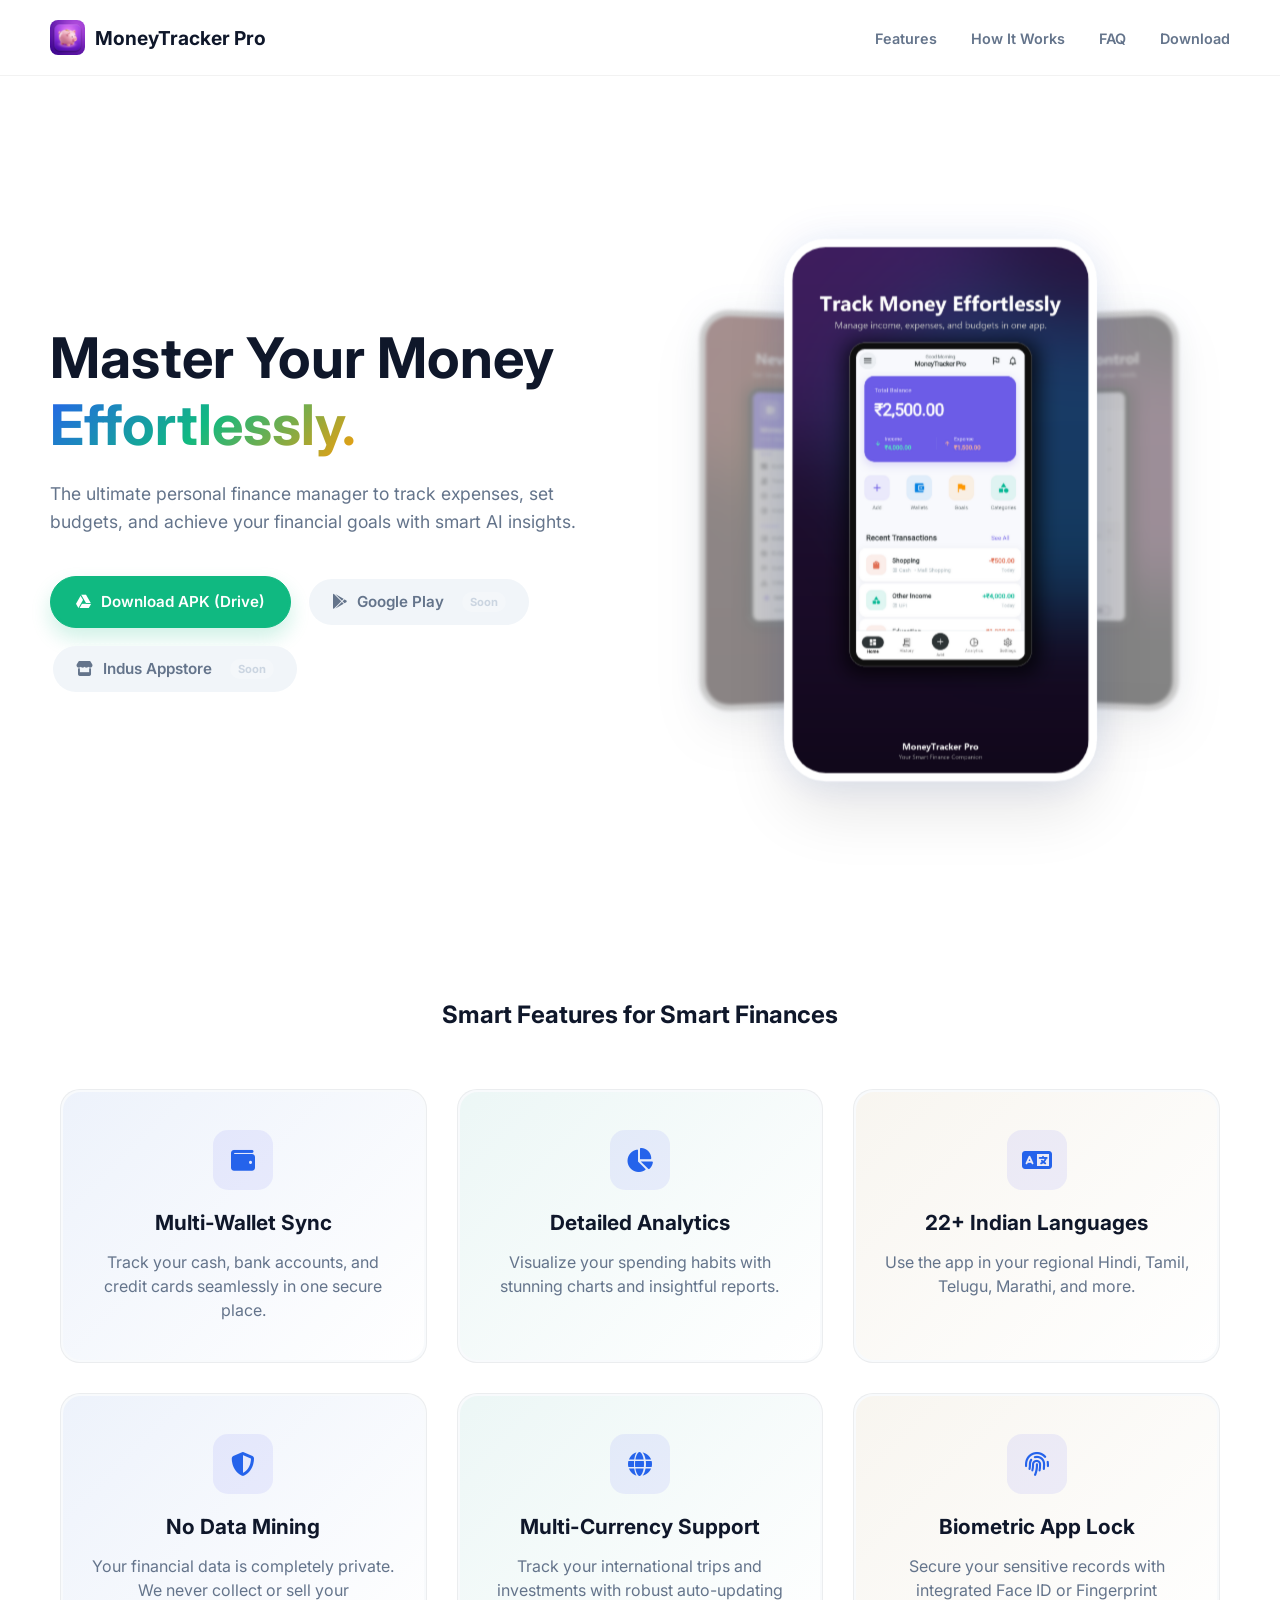
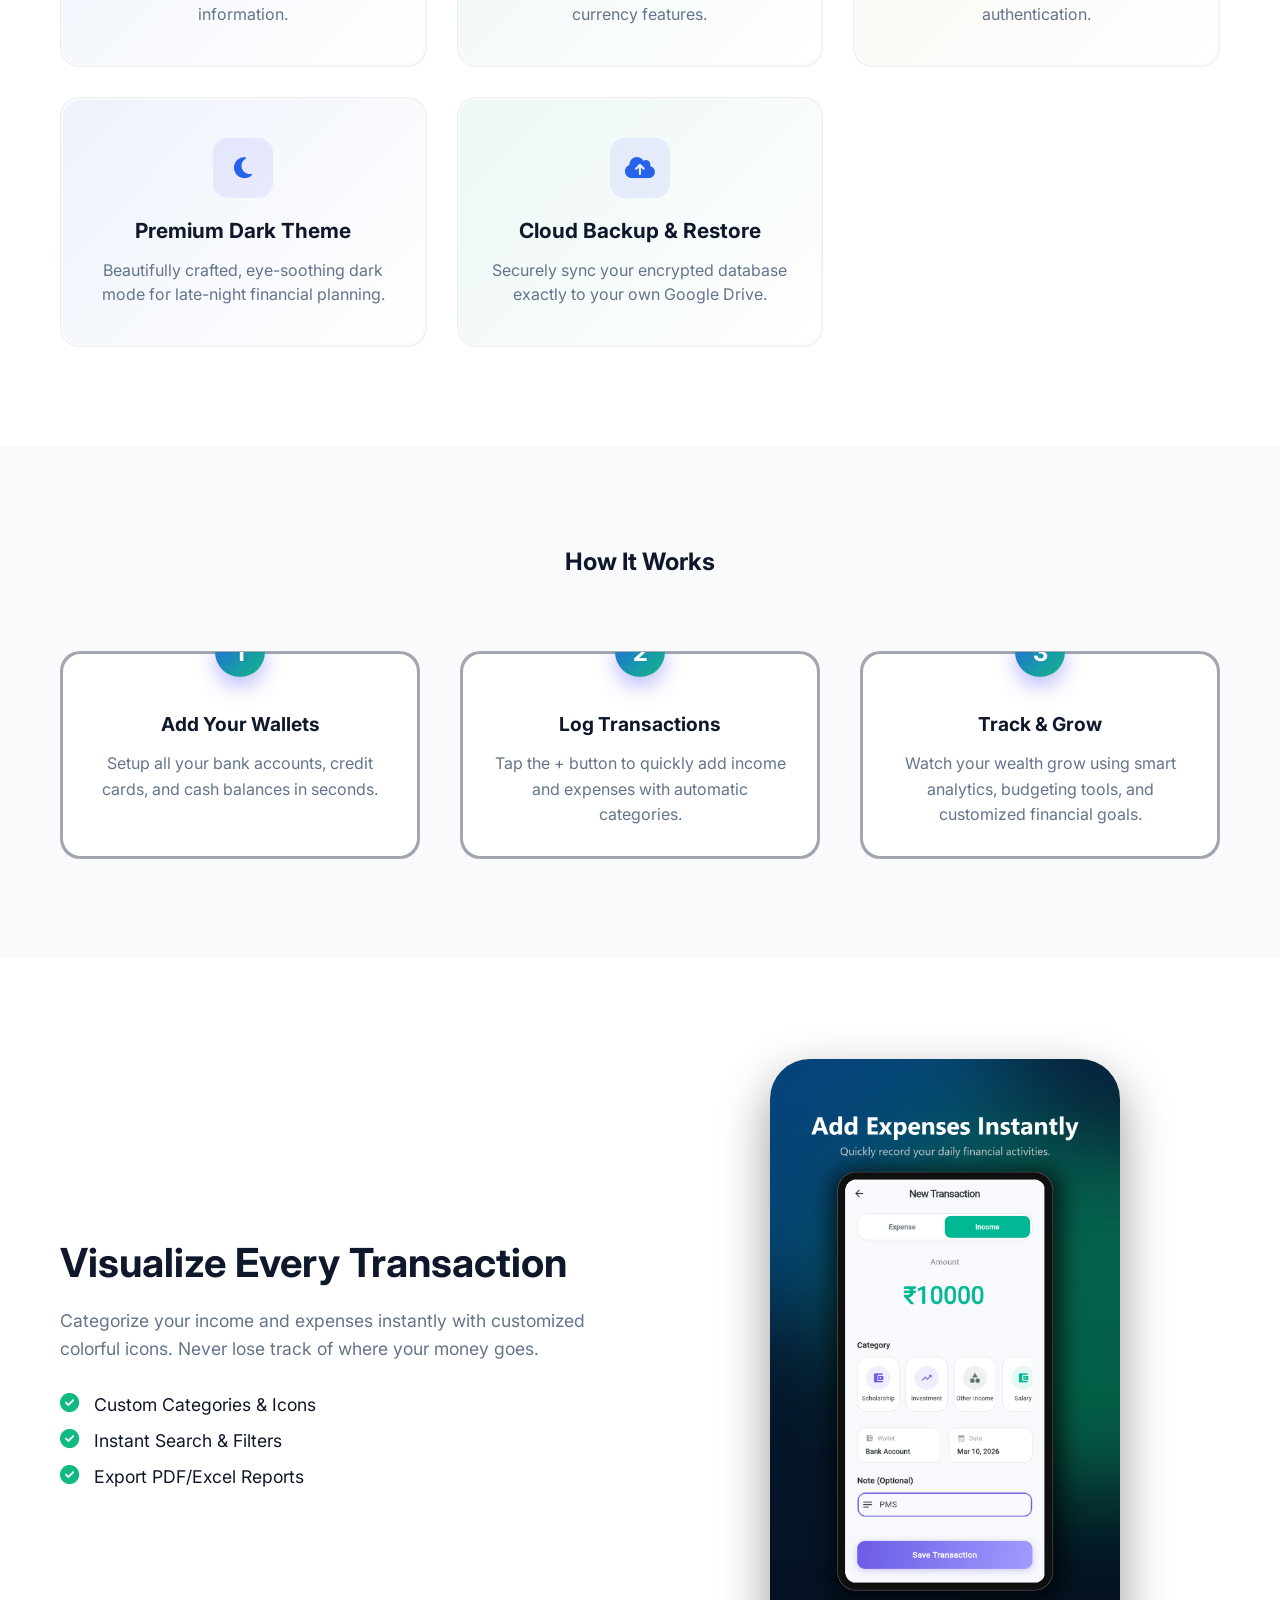
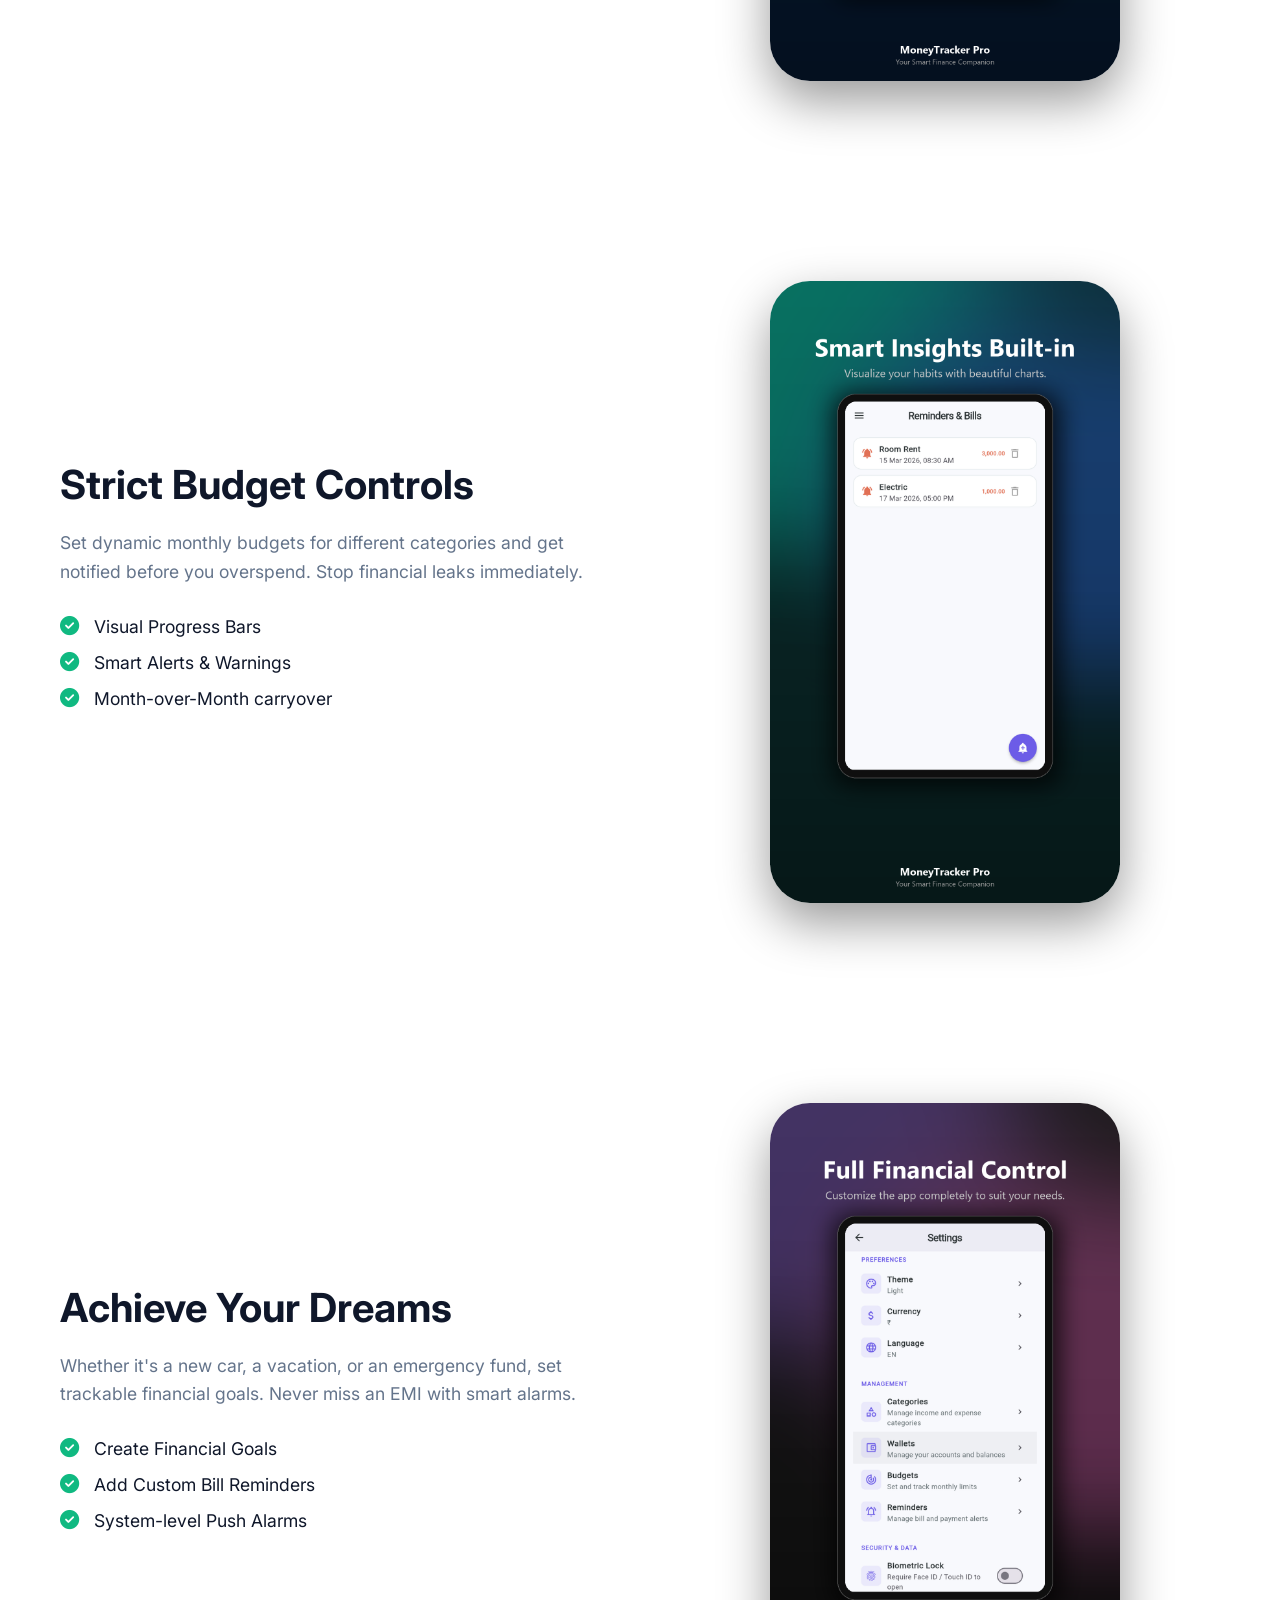
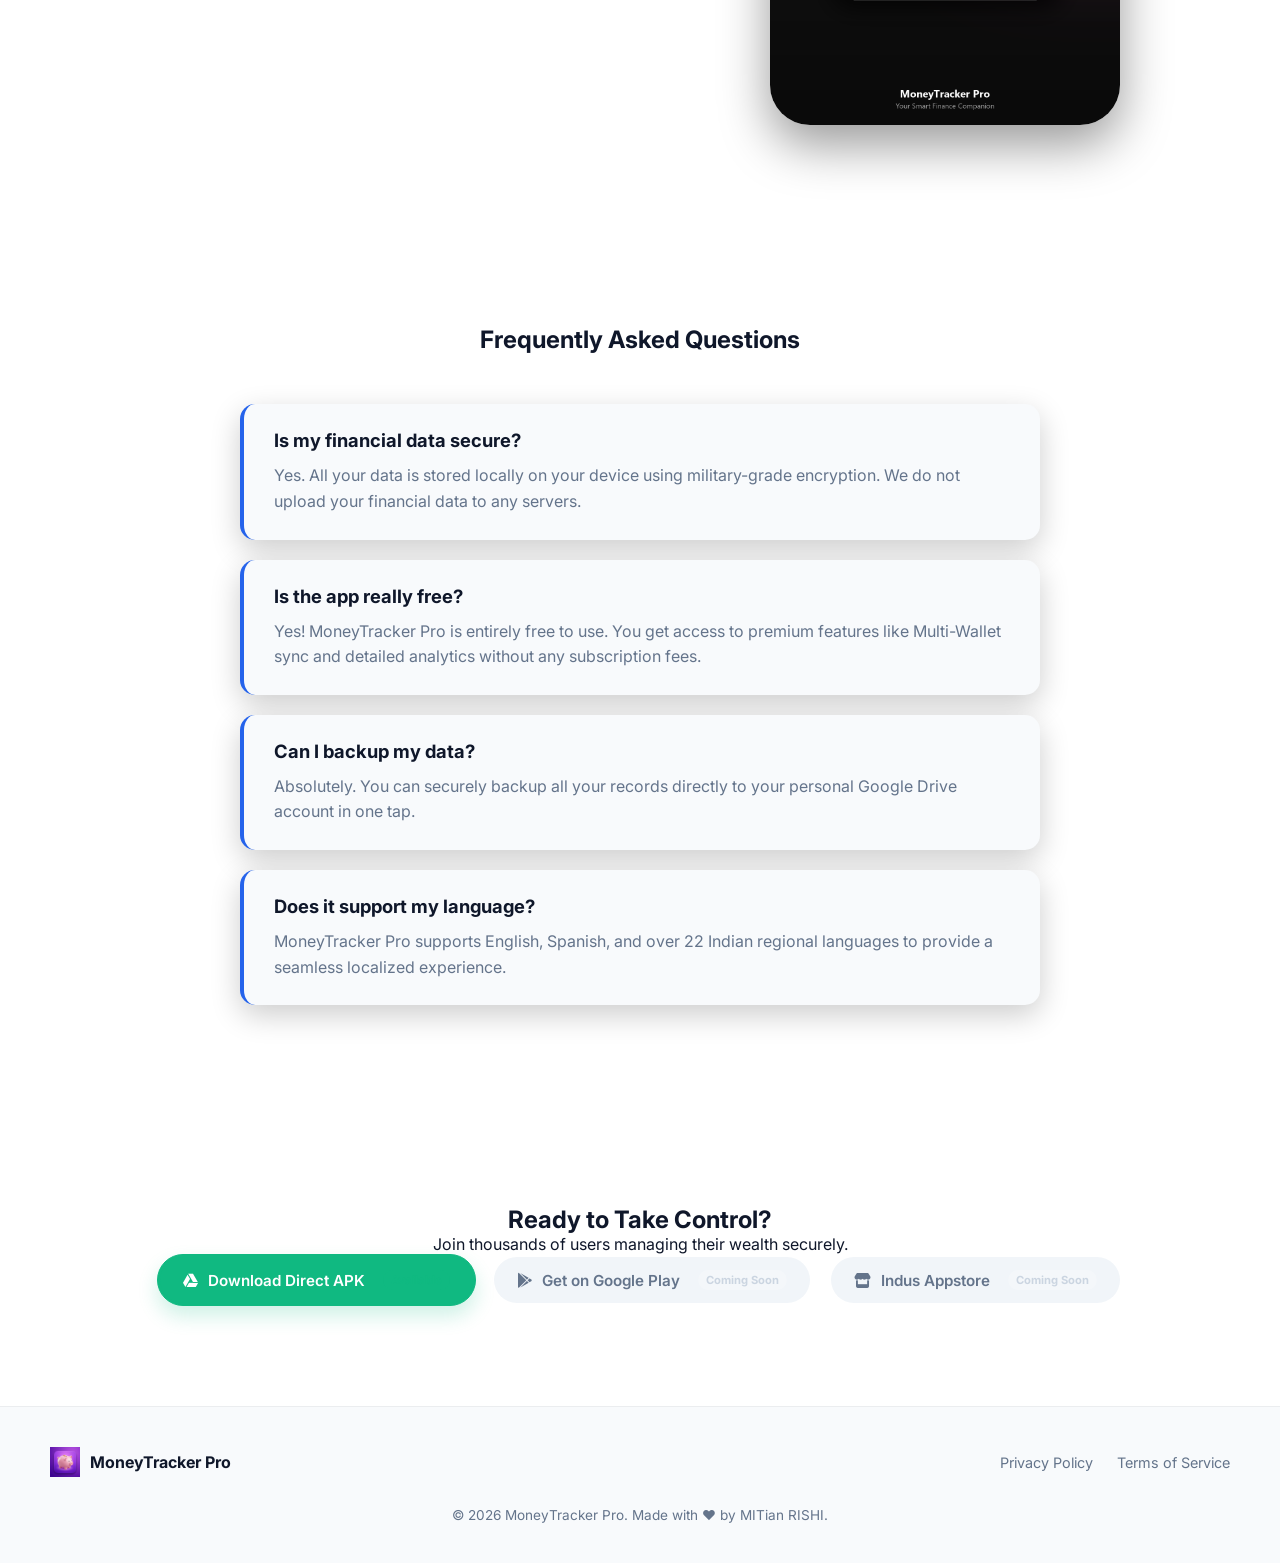
<file: landing_page/index.html>
<!DOCTYPE html>
<html lang="en">

<head>
    <meta charset="UTF-8">
    <meta name="viewport" content="width=device-width, initial-scale=1.0">
    <title>MoneyTracker Pro | Smart Finance Companion</title>
    <link rel="stylesheet" href="style.css">
    <link rel="icon" type="image/png" href="assets/images/app_icon.png">
    <link href="https://fonts.googleapis.com/css2?family=Inter:wght@300;400;600;700&display=swap" rel="stylesheet">
    <!-- Font Awesome -->
    <link rel="stylesheet" href="https://cdnjs.cloudflare.com/ajax/libs/font-awesome/6.4.0/css/all.min.css">
</head>

<body>
    <nav class="navbar">
        <div class="logo">
            <img src="assets/images/app_icon.png" alt="MoneyTracker Pro Logo">
            <span>MoneyTracker Pro</span>
        </div>
        <div class="nav-links">
            <a href="#features">Features</a>
            <a href="#how-it-works">How It Works</a>
            <a href="#faq">FAQ</a>
            <a href="#download">Download</a>
        </div>
        <div class="hamburger">
            <span class="bar"></span>
            <span class="bar"></span>
            <span class="bar"></span>
        </div>
    </nav>

    <header class="hero">
        <div class="hero-content fade-in-up">
            <h1>Master Your Money<br><span>Effortlessly.</span></h1>
            <p>The ultimate personal finance manager to track expenses, set budgets, and achieve your financial goals
                with smart AI insights.</p>

            <div class="download-buttons">
                <a href="https://drive.google.com/file/d/1fyL3jxsyFUpqr23d3AqHpeP2SaKlklaO/view?usp=sharing"
                    class="btn btn-secondary"><i class="fab fa-google-drive"></i> Download APK (Drive)</a>
                <a href="#" class="btn btn-disabled" title="Coming Soon"><i class="fab fa-google-play"></i> Google Play
                    <span class="badge badge-soon">Soon</span></a>
                <a href="#" class="btn btn-disabled" title="Coming Soon"><i class="fas fa-store"></i> Indus Appstore
                    <span class="badge badge-soon">Soon</span></a>
            </div>
        </div>
        <div class="hero-image-container fade-in-up delay-1">
            <div class="phone-showcase">
                <div class="phone-layer bg-phone-left">
                    <img src="assets/images/playstore_screen_02.png" alt="MoneyTracker Pro Budgets">
                </div>
                <div class="phone-layer main-phone">
                    <img src="assets/images/playstore_screen_01.png" alt="MoneyTracker Pro Dashboard">
                </div>
                <div class="phone-layer bg-phone-right">
                    <img src="assets/images/playstore_screen_05.png" alt="MoneyTracker Pro Analytics">
                </div>
            </div>
        </div>
    </header>

    <section id="features" class="features section">
        <div class="container text-center">
            <h2 class="section-title fade-in-up">Smart Features for Smart Finances</h2>

            <div class="feature-grid">
                <!-- Feature 1 -->
                <div class="feature-card fade-in-up">
                    <div class="feature-icon"><i class="fas fa-wallet"></i></div>
                    <h3>Multi-Wallet Sync</h3>
                    <p>Track your cash, bank accounts, and credit cards seamlessly in one secure place.</p>
                </div>
                <!-- Feature 2 -->
                <div class="feature-card fade-in-up delay-1">
                    <div class="feature-icon"><i class="fas fa-chart-pie"></i></div>
                    <h3>Detailed Analytics</h3>
                    <p>Visualize your spending habits with stunning charts and insightful reports.</p>
                </div>
                <!-- Feature 3 -->
                <div class="feature-card fade-in-up delay-2">
                    <div class="feature-icon"><i class="fas fa-language"></i></div>
                    <h3>22+ Indian Languages</h3>
                    <p>Use the app in your regional Hindi, Tamil, Telugu, Marathi, and more.</p>
                </div>
                <!-- Feature 4 -->
                <div class="feature-card fade-in-up">
                    <div class="feature-icon"><i class="fas fa-shield-alt"></i></div>
                    <h3>No Data Mining</h3>
                    <p>Your financial data is completely private. We never collect or sell your information.</p>
                </div>
                <!-- Feature 5 -->
                <div class="feature-card fade-in-up delay-1">
                    <div class="feature-icon"><i class="fas fa-globe"></i></div>
                    <h3>Multi-Currency Support</h3>
                    <p>Track your international trips and investments with robust auto-updating currency features.</p>
                </div>
                <!-- Feature 6 -->
                <div class="feature-card fade-in-up delay-2">
                    <div class="feature-icon"><i class="fas fa-fingerprint"></i></div>
                    <h3>Biometric App Lock</h3>
                    <p>Secure your sensitive records with integrated Face ID or Fingerprint authentication.</p>
                </div>
                <!-- Feature 7 -->
                <div class="feature-card fade-in-up">
                    <div class="feature-icon"><i class="fas fa-moon"></i></div>
                    <h3>Premium Dark Theme</h3>
                    <p>Beautifully crafted, eye-soothing dark mode for late-night financial planning.</p>
                </div>
                <!-- Feature 8 -->
                <div class="feature-card fade-in-up delay-1">
                    <div class="feature-icon"><i class="fas fa-cloud-upload-alt"></i></div>
                    <h3>Cloud Backup & Restore</h3>
                    <p>Securely sync your encrypted database exactly to your own Google Drive.</p>
                </div>
            </div>
        </div>
    </section>

    <section id="how-it-works" class="how-it-works section">
        <div class="container text-center">
            <h2 class="section-title fade-in-up">How It Works</h2>
            <div class="steps-container">
                <div class="step-box fade-in-up">
                    <div class="step-num">1</div>
                    <h3>Add Your Wallets</h3>
                    <p>Setup all your bank accounts, credit cards, and cash balances in seconds.</p>
                </div>
                <div class="step-box fade-in-up delay-1">
                    <div class="step-num">2</div>
                    <h3>Log Transactions</h3>
                    <p>Tap the + button to quickly add income and expenses with automatic categories.</p>
                </div>
                <div class="step-box fade-in-up delay-2">
                    <div class="step-num">3</div>
                    <h3>Track & Grow</h3>
                    <p>Watch your wealth grow using smart analytics, budgeting tools, and customized financial goals.
                    </p>
                </div>
            </div>
        </div>
    </section>

    <section class="showcase section dark-bg">
        <div class="container showcase-flex">
            <div class="showcase-content fade-in-up">
                <h2>Visualize Every Transaction</h2>
                <p>Categorize your income and expenses instantly with customized colorful icons. Never lose track of
                    where your money goes.</p>
                <ul>
                    <li><i class="fas fa-check-circle"></i> Custom Categories & Icons</li>
                    <li><i class="fas fa-check-circle"></i> Instant Search & Filters</li>
                    <li><i class="fas fa-check-circle"></i> Export PDF/Excel Reports</li>
                </ul>
            </div>
            <div class="showcase-image fade-in-up delay-1">
                <img src="assets/images/playstore_screen_03.png" alt="Transactions Screen">
            </div>
        </div>
    </section>

    <!-- Reverse Showcase for Budgets -->
    <section class="showcase section">
        <div class="container showcase-flex showcase-reverse">
            <div class="showcase-image fade-in-up delay-1">
                <img src="assets/images/playstore_screen_04.png" alt="Budgets Screen">
            </div>
            <div class="showcase-content fade-in-up">
                <h2>Strict Budget Controls</h2>
                <p>Set dynamic monthly budgets for different categories and get notified before you overspend. Stop
                    financial leaks immediately.</p>
                <ul>
                    <li><i class="fas fa-check-circle"></i> Visual Progress Bars</li>
                    <li><i class="fas fa-check-circle"></i> Smart Alerts & Warnings</li>
                    <li><i class="fas fa-check-circle"></i> Month-over-Month carryover</li>
                </ul>
            </div>
        </div>
    </section>

    <!-- Standard Showcase for Goals & Reminders -->
    <section class="showcase section dark-bg">
        <div class="container showcase-flex">
            <div class="showcase-content fade-in-up">
                <h2>Achieve Your Dreams</h2>
                <p>Whether it's a new car, a vacation, or an emergency fund, set trackable financial goals. Never miss
                    an EMI with smart alarms.</p>
                <ul>
                    <li><i class="fas fa-check-circle"></i> Create Financial Goals</li>
                    <li><i class="fas fa-check-circle"></i> Add Custom Bill Reminders</li>
                    <li><i class="fas fa-check-circle"></i> System-level Push Alarms</li>
                </ul>
            </div>
            <div class="showcase-image fade-in-up delay-1">
                <img src="assets/images/playstore_screen_05.png" alt="Goals and Reminders Screen">
            </div>
        </div>
    </section>

    <section id="faq" class="faq section dark-bg">
        <div class="container">
            <h2 class="section-title text-center fade-in-up">Frequently Asked Questions</h2>
            <div class="faq-list">
                <div class="faq-item fade-in-up">
                    <h4>Is my financial data secure?</h4>
                    <p>Yes. All your data is stored locally on your device using military-grade encryption. We do not
                        upload your financial data to any servers.</p>
                </div>
                <div class="faq-item fade-in-up delay-1">
                    <h4>Is the app really free?</h4>
                    <p>Yes! MoneyTracker Pro is entirely free to use. You get access to premium features like
                        Multi-Wallet sync and detailed analytics without any subscription fees.</p>
                </div>
                <div class="faq-item fade-in-up delay-2">
                    <h4>Can I backup my data?</h4>
                    <p>Absolutely. You can securely backup all your records directly to your personal Google Drive
                        account in one tap.</p>
                </div>
                <div class="faq-item fade-in-up delay-1">
                    <h4>Does it support my language?</h4>
                    <p>MoneyTracker Pro supports English, Spanish, and over 22 Indian regional languages to provide a
                        seamless localized experience.</p>
                </div>
            </div>
        </div>
    </section>

    <section id="download" class="cta section text-center">
        <div class="container fade-in-up">
            <h2>Ready to Take Control?</h2>
            <p>Join thousands of users managing their wealth securely.</p>
            <div class="download-buttons center">
                <a href="https://drive.google.com/file/d/1fyL3jxsyFUpqr23d3AqHpeP2SaKlklaO/view?usp=sharing"
                    class="btn btn-secondary"><i class="fab fa-google-drive"></i> Download Direct APK <span
                        class="badge badge-avail">Available</span></a>
                <a href="#" class="btn btn-disabled"><i class="fab fa-google-play"></i> Get on Google Play <span
                        class="badge badge-soon">Coming Soon</span></a>
                <a href="#" class="btn btn-disabled"><i class="fas fa-store"></i> Indus Appstore <span
                        class="badge badge-soon">Coming Soon</span></a>
            </div>
        </div>
    </section>

    <footer>
        <div class="footer-content">
            <div class="logo">
                <img src="assets/images/app_icon.png" alt="MoneyTracker Pro Logo" width="30">
                <span>MoneyTracker Pro</span>
            </div>
            <div class="footer-links">
                <a href="privacy.html">Privacy Policy</a>
                <a href="terms.html">Terms of Service</a>
            </div>
        </div>
        <div class="credits">
            <p>&copy; 2026 MoneyTracker Pro. Made with ❤️ by MITian RISHI.</p>
        </div>
    </footer>

    <script src="script.js"></script>
</body>

</html>
</file>
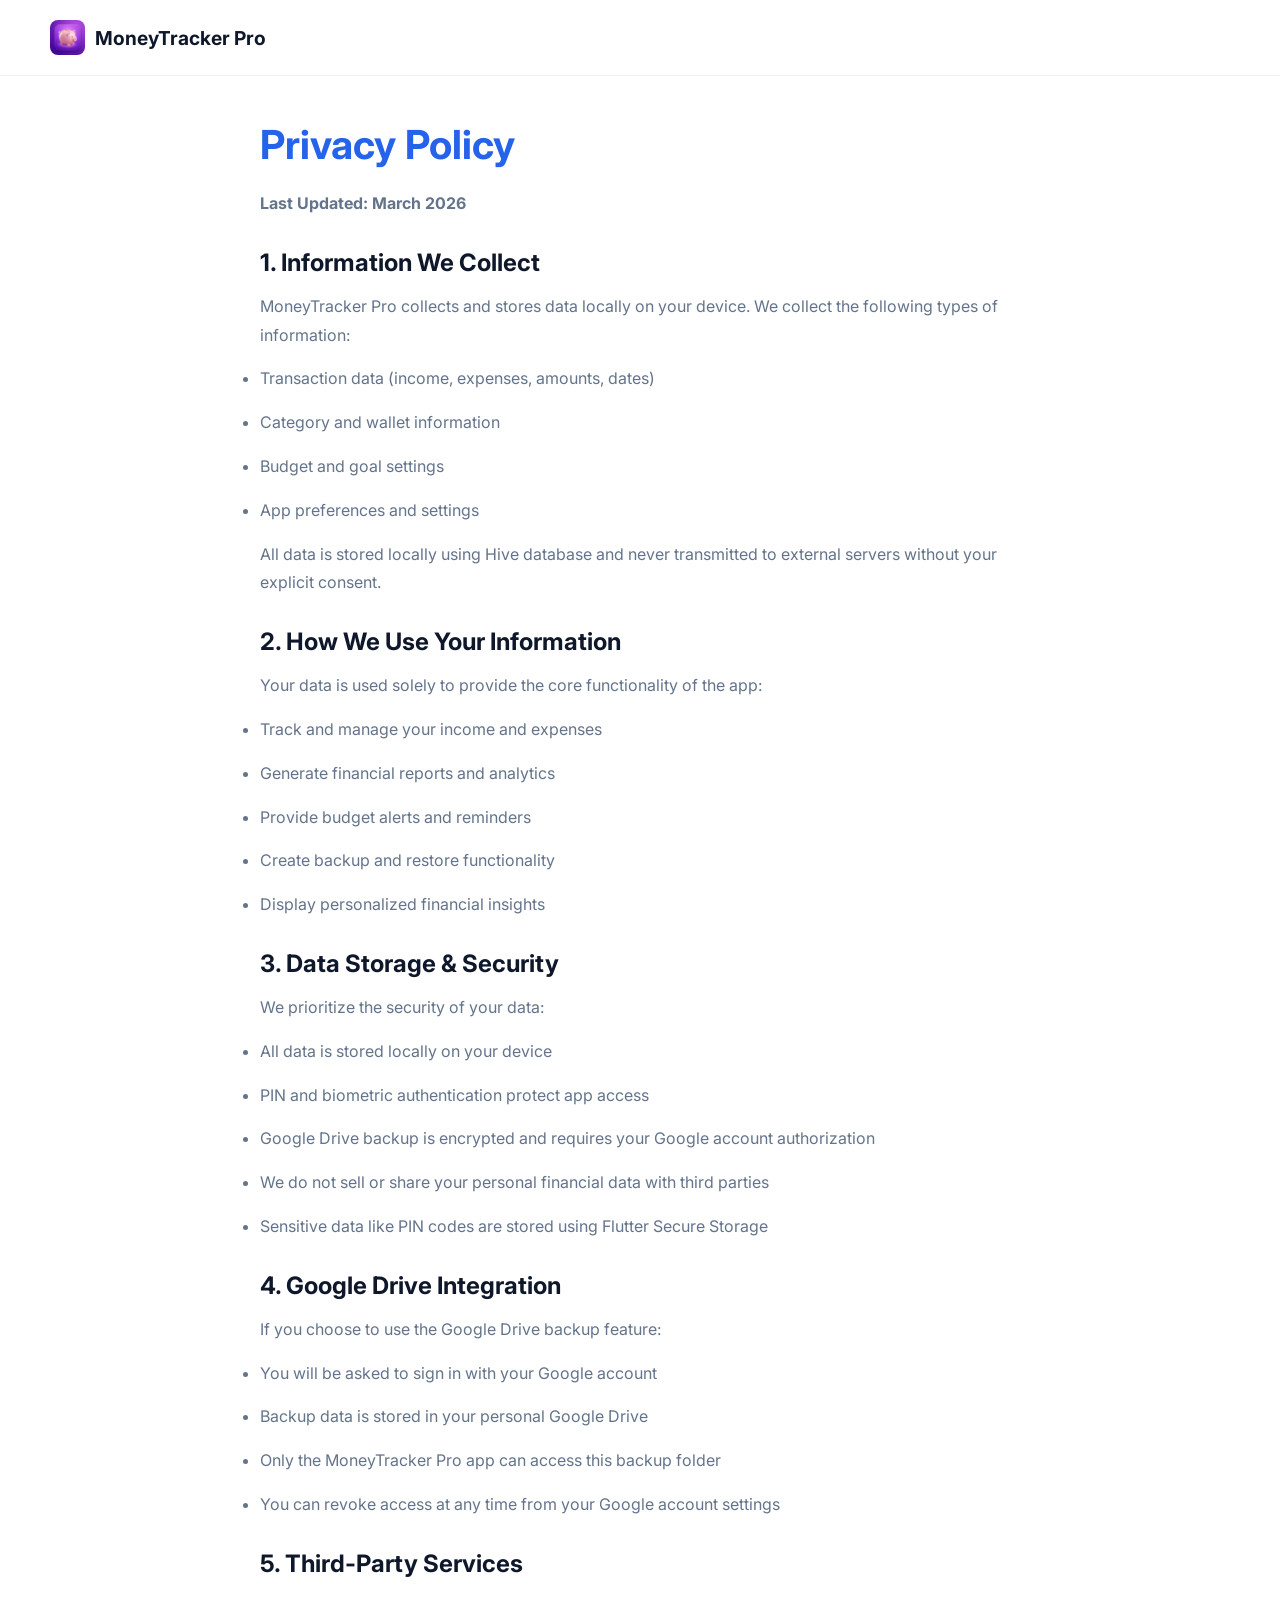
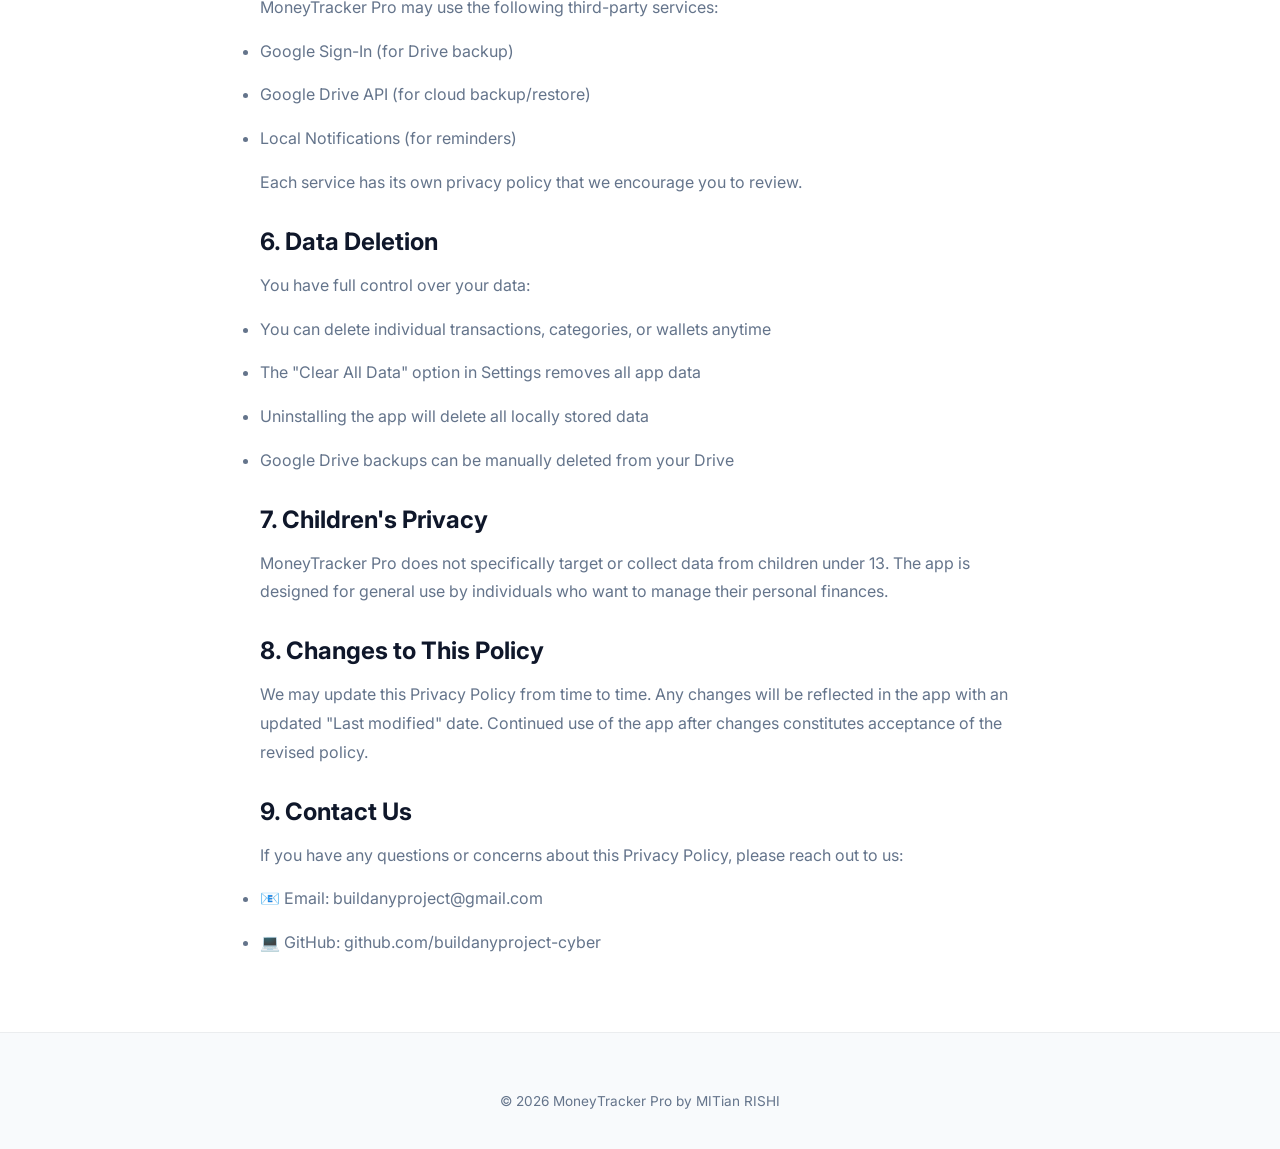
<file: landing_page/privacy.html>
<!DOCTYPE html>
<html lang="en">

<head>
    <meta charset="UTF-8">
    <meta name="viewport" content="width=device-width, initial-scale=1.0">
    <title>Privacy Policy - MoneyTracker Pro</title>
    <link rel="stylesheet" href="style.css">
    <link href="https://fonts.googleapis.com/css2?family=Inter:wght@300;400;600;700&display=swap" rel="stylesheet">
    <style>
        .legal-content {
            padding: 120px 20px 60px;
            max-width: 800px;
            margin: 0 auto;
        }

        .legal-content h1 {
            font-size: 2.5rem;
            margin-bottom: 20px;
            color: var(--primary);
        }

        .legal-content h2 {
            margin-top: 30px;
            margin-bottom: 15px;
            font-size: 1.5rem;
        }

        .legal-content p,
        .legal-content li {
            color: var(--text-muted);
            line-height: 1.8;
            margin-bottom: 15px;
        }
    </style>
</head>

<body>
    <nav class="navbar">
        <a href="index.html" class="logo">
            <img src="assets/images/app_icon.png" alt="MoneyTracker Pro Logo">
            <span>MoneyTracker Pro</span>
        </a>
    </nav>

    <div class="legal-content fade-in-up">
        <h1>Privacy Policy</h1>
        <p><strong>Last Updated: March 2026</strong></p>

        <h2>1. Information We Collect</h2>
        <p>MoneyTracker Pro collects and stores data locally on your device. We collect the following types of information:</p>
        <ul>
            <li>Transaction data (income, expenses, amounts, dates)</li>
            <li>Category and wallet information</li>
            <li>Budget and goal settings</li>
            <li>App preferences and settings</li>
        </ul>
        <p>All data is stored locally using Hive database and never transmitted to external servers without your explicit consent.</p>

        <h2>2. How We Use Your Information</h2>
        <p>Your data is used solely to provide the core functionality of the app:</p>
        <ul>
            <li>Track and manage your income and expenses</li>
            <li>Generate financial reports and analytics</li>
            <li>Provide budget alerts and reminders</li>
            <li>Create backup and restore functionality</li>
            <li>Display personalized financial insights</li>
        </ul>

        <h2>3. Data Storage & Security</h2>
        <p>We prioritize the security of your data:</p>
        <ul>
            <li>All data is stored locally on your device</li>
            <li>PIN and biometric authentication protect app access</li>
            <li>Google Drive backup is encrypted and requires your Google account authorization</li>
            <li>We do not sell or share your personal financial data with third parties</li>
            <li>Sensitive data like PIN codes are stored using Flutter Secure Storage</li>
        </ul>

        <h2>4. Google Drive Integration</h2>
        <p>If you choose to use the Google Drive backup feature:</p>
        <ul>
            <li>You will be asked to sign in with your Google account</li>
            <li>Backup data is stored in your personal Google Drive</li>
            <li>Only the MoneyTracker Pro app can access this backup folder</li>
            <li>You can revoke access at any time from your Google account settings</li>
        </ul>

        <h2>5. Third-Party Services</h2>
        <p>MoneyTracker Pro may use the following third-party services:</p>
        <ul>
            <li>Google Sign-In (for Drive backup)</li>
            <li>Google Drive API (for cloud backup/restore)</li>
            <li>Local Notifications (for reminders)</li>
        </ul>
        <p>Each service has its own privacy policy that we encourage you to review.</p>

        <h2>6. Data Deletion</h2>
        <p>You have full control over your data:</p>
        <ul>
            <li>You can delete individual transactions, categories, or wallets anytime</li>
            <li>The "Clear All Data" option in Settings removes all app data</li>
            <li>Uninstalling the app will delete all locally stored data</li>
            <li>Google Drive backups can be manually deleted from your Drive</li>
        </ul>

        <h2>7. Children's Privacy</h2>
        <p>MoneyTracker Pro does not specifically target or collect data from children under 13. The app is designed for general use by individuals who want to manage their personal finances.</p>

        <h2>8. Changes to This Policy</h2>
        <p>We may update this Privacy Policy from time to time. Any changes will be reflected in the app with an updated "Last modified" date. Continued use of the app after changes constitutes acceptance of the revised policy.</p>

        <h2>9. Contact Us</h2>
        <p>If you have any questions or concerns about this Privacy Policy, please reach out to us:</p>
        <ul>
            <li>📧 Email: buildanyproject@gmail.com</li>
            <li>💻 GitHub: github.com/buildanyproject-cyber</li>
        </ul>
    </div>

    <footer>
        <div class="credits">
            <p>&copy; 2026 MoneyTracker Pro by MITian RISHI</p>
        </div>
    </footer>

    <script src="script.js"></script>
</body>

</html>
</file>
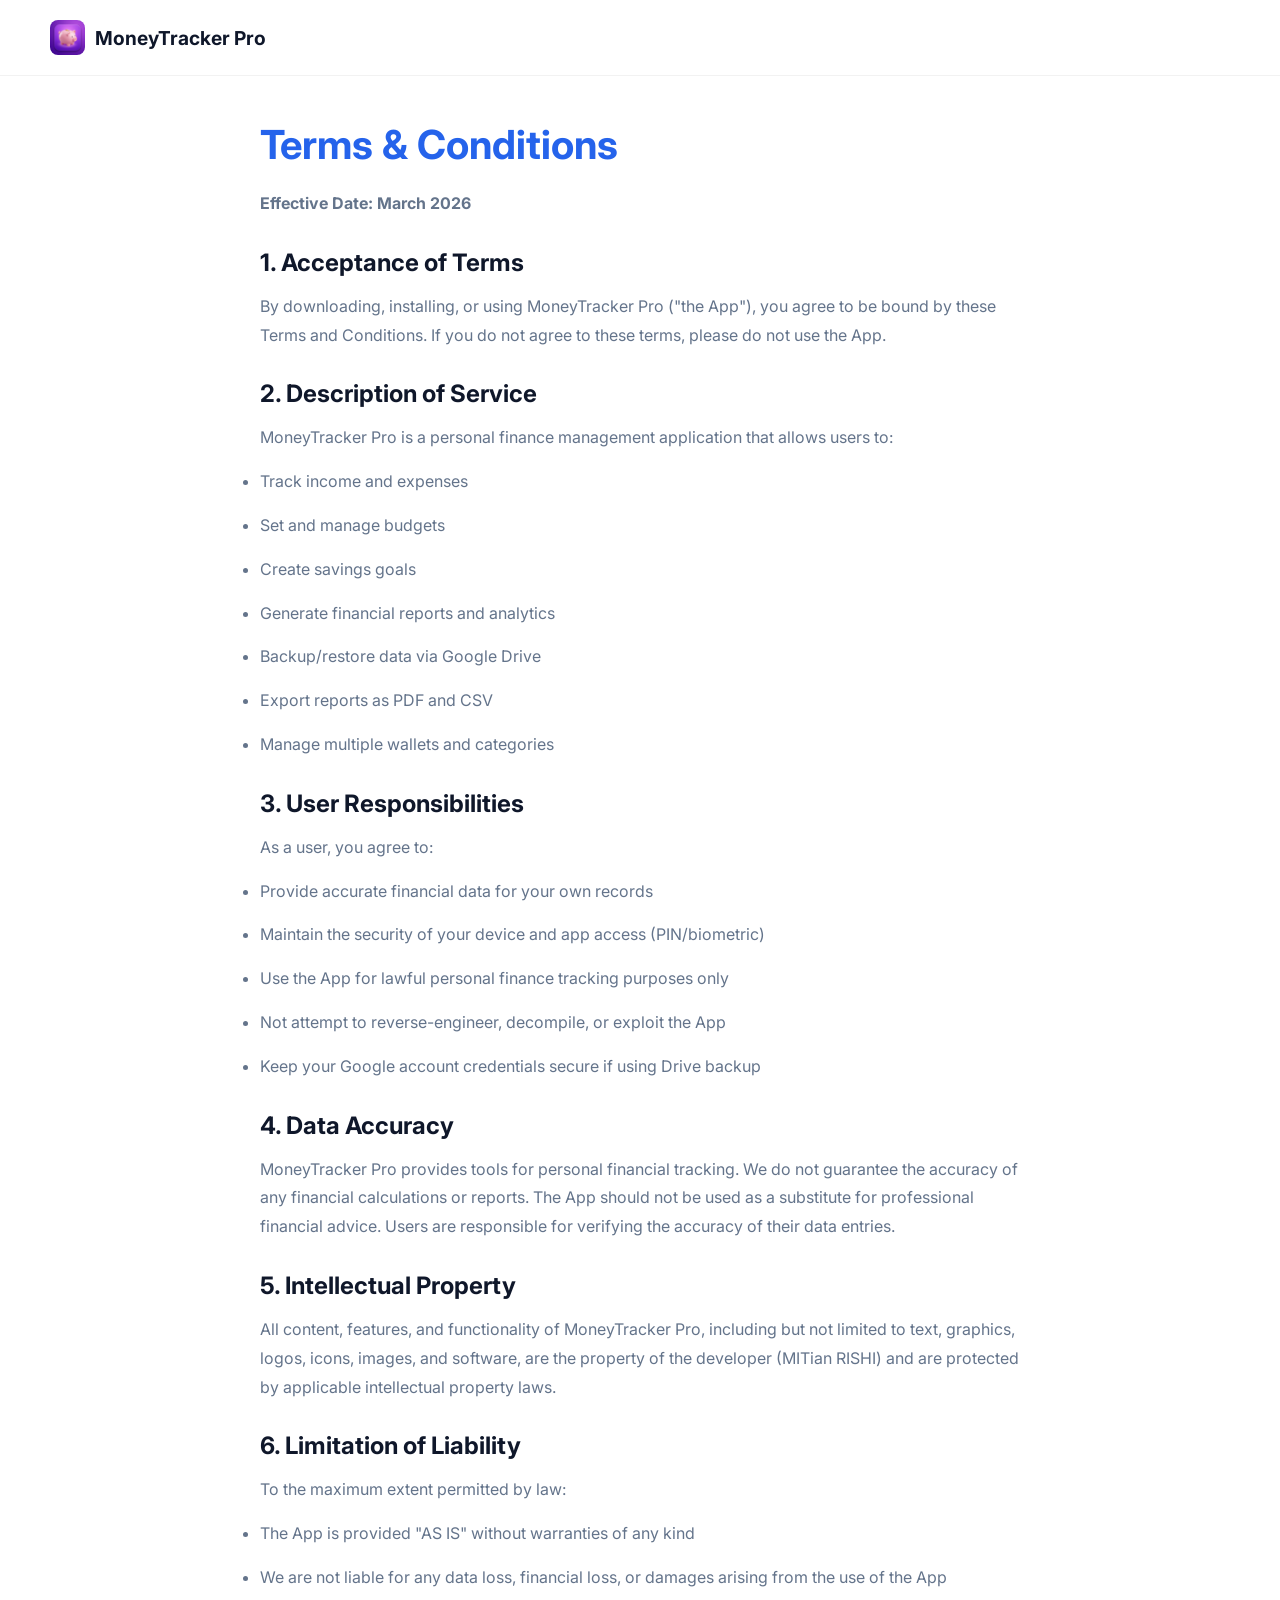
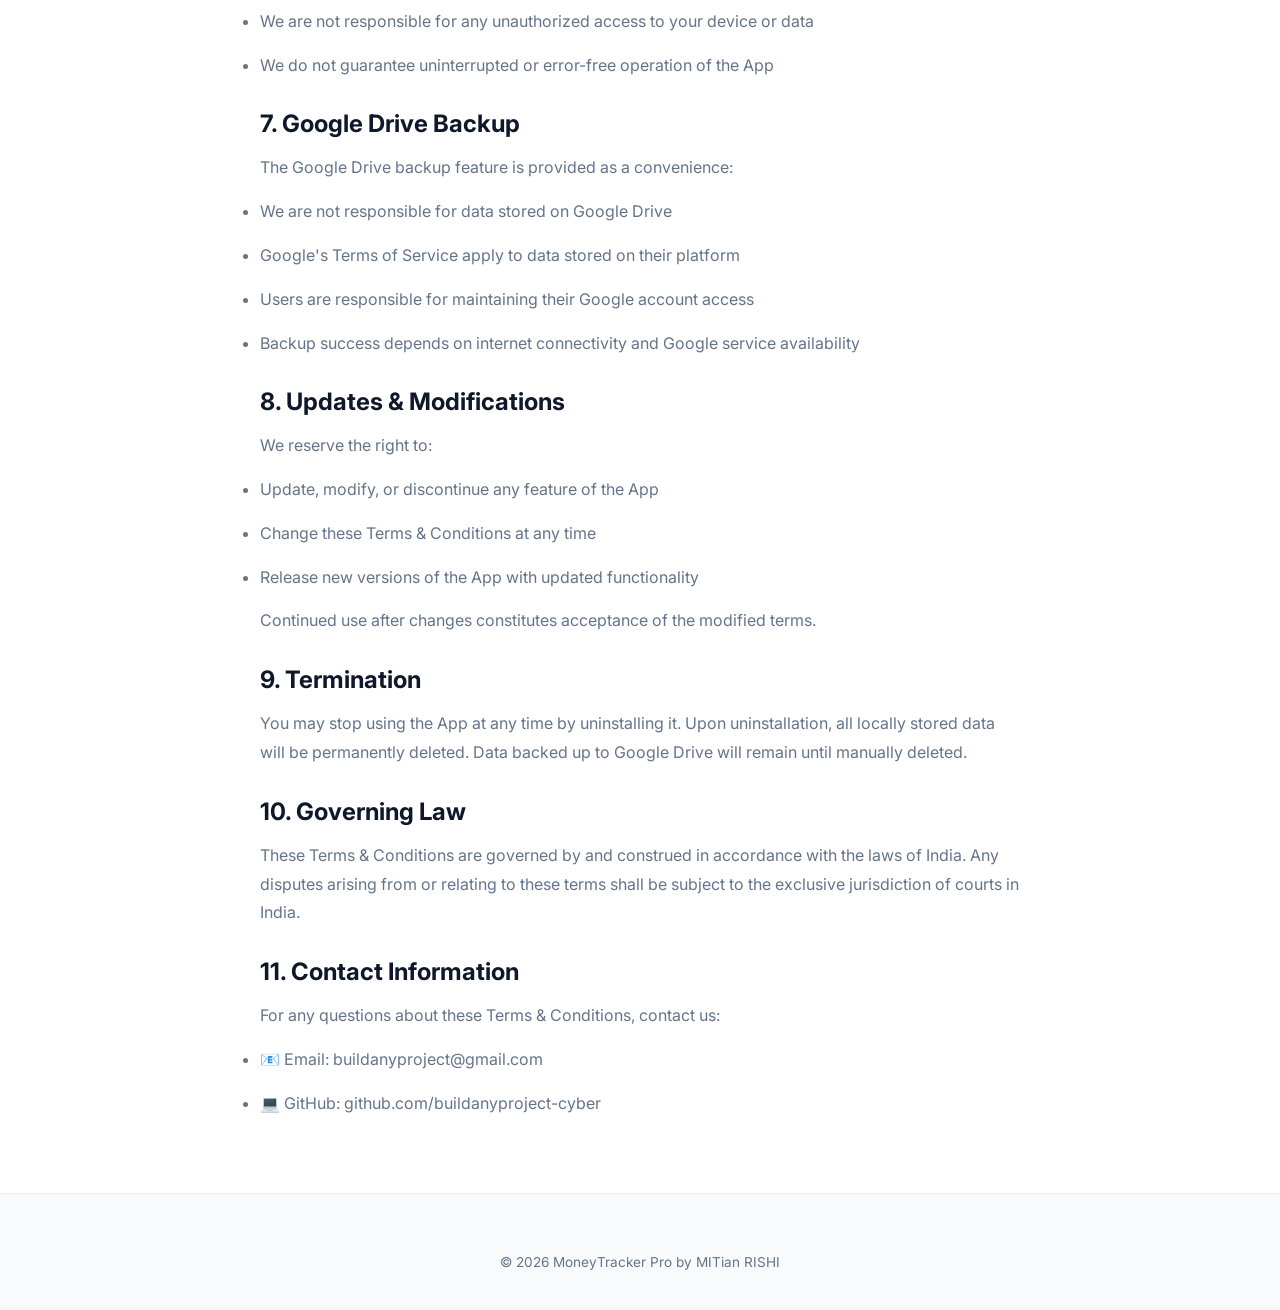
<file: landing_page/terms.html>
<!DOCTYPE html>
<html lang="en">

<head>
    <meta charset="UTF-8">
    <meta name="viewport" content="width=device-width, initial-scale=1.0">
    <title>Terms of Service - MoneyTracker Pro</title>
    <link rel="stylesheet" href="style.css">
    <link href="https://fonts.googleapis.com/css2?family=Inter:wght@300;400;600;700&display=swap" rel="stylesheet">
    <style>
        .legal-content {
            padding: 120px 20px 60px;
            max-width: 800px;
            margin: 0 auto;
        }

        .legal-content h1 {
            font-size: 2.5rem;
            margin-bottom: 20px;
            color: var(--primary);
        }

        .legal-content h2 {
            margin-top: 30px;
            margin-bottom: 15px;
            font-size: 1.5rem;
        }

        .legal-content p,
        .legal-content li {
            color: var(--text-muted);
            line-height: 1.8;
            margin-bottom: 15px;
        }
    </style>
</head>

<body>
    <nav class="navbar">
        <a href="index.html" class="logo">
            <img src="assets/images/app_icon.png" alt="MoneyTracker Pro Logo">
            <span>MoneyTracker Pro</span>
        </a>
    </nav>

    <div class="legal-content fade-in-up">
        <h1>Terms & Conditions</h1>
        <p><strong>Effective Date: March 2026</strong></p>

        <h2>1. Acceptance of Terms</h2>
        <p>By downloading, installing, or using MoneyTracker Pro ("the App"), you agree to be bound by these Terms and Conditions. If you do not agree to these terms, please do not use the App.</p>

        <h2>2. Description of Service</h2>
        <p>MoneyTracker Pro is a personal finance management application that allows users to:</p>
        <ul>
            <li>Track income and expenses</li>
            <li>Set and manage budgets</li>
            <li>Create savings goals</li>
            <li>Generate financial reports and analytics</li>
            <li>Backup/restore data via Google Drive</li>
            <li>Export reports as PDF and CSV</li>
            <li>Manage multiple wallets and categories</li>
        </ul>

        <h2>3. User Responsibilities</h2>
        <p>As a user, you agree to:</p>
        <ul>
            <li>Provide accurate financial data for your own records</li>
            <li>Maintain the security of your device and app access (PIN/biometric)</li>
            <li>Use the App for lawful personal finance tracking purposes only</li>
            <li>Not attempt to reverse-engineer, decompile, or exploit the App</li>
            <li>Keep your Google account credentials secure if using Drive backup</li>
        </ul>

        <h2>4. Data Accuracy</h2>
        <p>MoneyTracker Pro provides tools for personal financial tracking. We do not guarantee the accuracy of any financial calculations or reports. The App should not be used as a substitute for professional financial advice. Users are responsible for verifying the accuracy of their data entries.</p>

        <h2>5. Intellectual Property</h2>
        <p>All content, features, and functionality of MoneyTracker Pro, including but not limited to text, graphics, logos, icons, images, and software, are the property of the developer (MITian RISHI) and are protected by applicable intellectual property laws.</p>

        <h2>6. Limitation of Liability</h2>
        <p>To the maximum extent permitted by law:</p>
        <ul>
            <li>The App is provided "AS IS" without warranties of any kind</li>
            <li>We are not liable for any data loss, financial loss, or damages arising from the use of the App</li>
            <li>We are not responsible for any unauthorized access to your device or data</li>
            <li>We do not guarantee uninterrupted or error-free operation of the App</li>
        </ul>

        <h2>7. Google Drive Backup</h2>
        <p>The Google Drive backup feature is provided as a convenience:</p>
        <ul>
            <li>We are not responsible for data stored on Google Drive</li>
            <li>Google's Terms of Service apply to data stored on their platform</li>
            <li>Users are responsible for maintaining their Google account access</li>
            <li>Backup success depends on internet connectivity and Google service availability</li>
        </ul>

        <h2>8. Updates & Modifications</h2>
        <p>We reserve the right to:</p>
        <ul>
            <li>Update, modify, or discontinue any feature of the App</li>
            <li>Change these Terms & Conditions at any time</li>
            <li>Release new versions of the App with updated functionality</li>
        </ul>
        <p>Continued use after changes constitutes acceptance of the modified terms.</p>

        <h2>9. Termination</h2>
        <p>You may stop using the App at any time by uninstalling it. Upon uninstallation, all locally stored data will be permanently deleted. Data backed up to Google Drive will remain until manually deleted.</p>

        <h2>10. Governing Law</h2>
        <p>These Terms & Conditions are governed by and construed in accordance with the laws of India. Any disputes arising from or relating to these terms shall be subject to the exclusive jurisdiction of courts in India.</p>

        <h2>11. Contact Information</h2>
        <p>For any questions about these Terms & Conditions, contact us:</p>
        <ul>
            <li>📧 Email: buildanyproject@gmail.com</li>
            <li>💻 GitHub: github.com/buildanyproject-cyber</li>
        </ul>
    </div>

    <footer>
        <div class="credits">
            <p>&copy; 2026 MoneyTracker Pro by MITian RISHI</p>
        </div>
    </footer>

    <script src="script.js"></script>
</body>

</html>
</file>
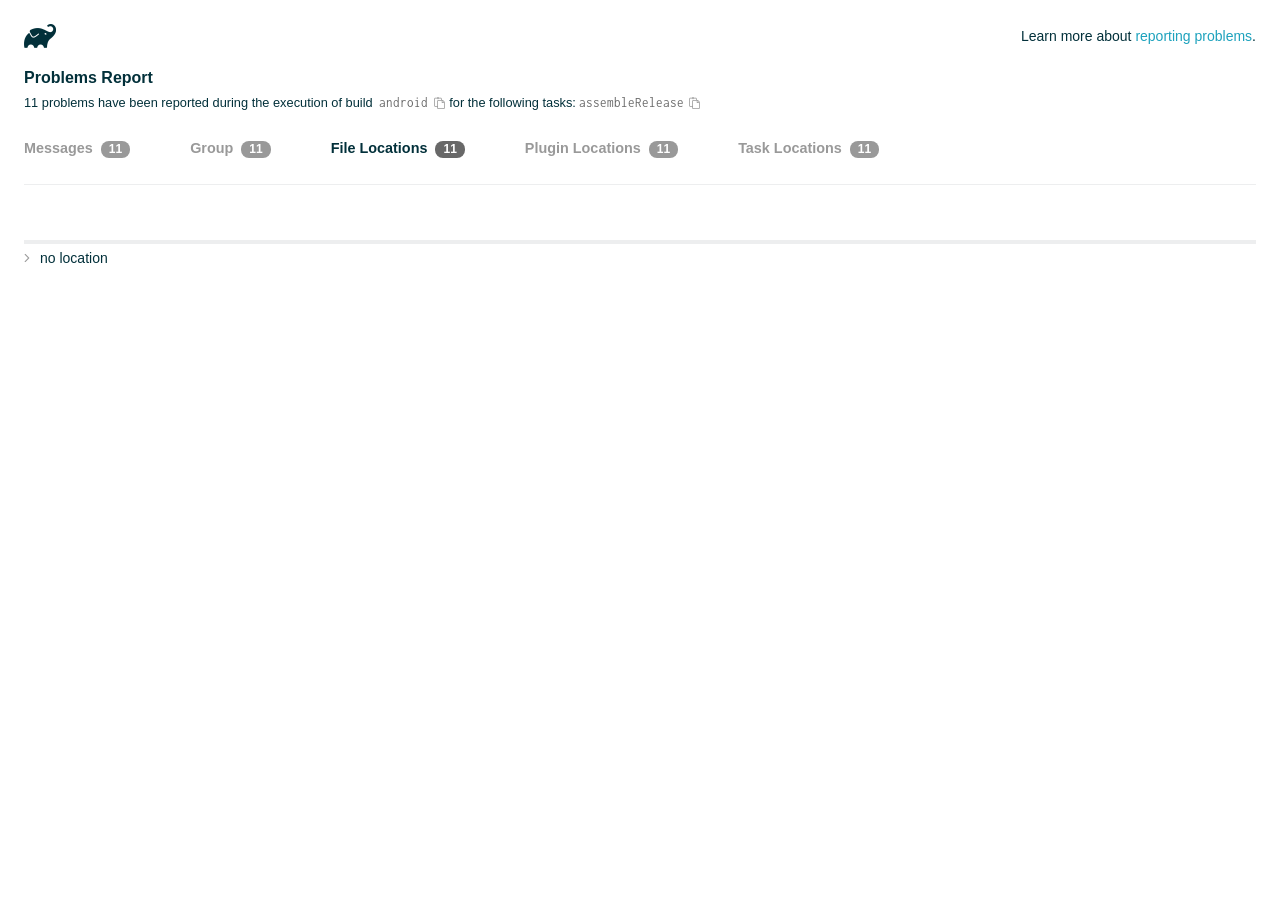
<file: android/build/reports/problems/problems-report.html>
<!DOCTYPE html>

<html lang="en">
<head>
    <!-- Required meta tags -->
    <meta charset="utf-8">
    <meta name="viewport" content="width=device-width, initial-scale=1, shrink-to-fit=no">

                    <style type="text/css">
                /*! normalize.css v7.0.0 | MIT License | github.com/necolas/normalize.css */
html {
    line-height: 1.15;
    -ms-text-size-adjust: 100%;
    -webkit-text-size-adjust: 100%
}

body {
    margin: 0
}

article, aside, footer, header, nav, section {
    display: block
}

h1 {
    font-size: 2em;
    margin: .67em 0
}

figcaption, figure, main {
    display: block
}

figure {
    margin: 1em 40px
}

hr {
    box-sizing: content-box;
    height: 0;
    overflow: visible
}

pre {
    font-family: monospace, monospace;
    font-size: 1em
}

a {
    background-color: transparent;
    -webkit-text-decoration-skip: objects
}

abbr[title] {
    border-bottom: none;
    text-decoration: underline;
    text-decoration: underline dotted
}

b, strong {
    font-weight: inherit
}

b, strong {
    font-weight: bolder
}

code, kbd, samp {
    font-family: monospace, monospace;
    font-size: 1em
}

dfn {
    font-style: italic
}

mark {
    background-color: #ff0;
    color: #000
}

small {
    font-size: 80%
}

sub, sup {
    font-size: 75%;
    line-height: 0;
    position: relative;
    vertical-align: baseline
}

sub {
    bottom: -.25em
}

sup {
    top: -.5em
}

audio, video {
    display: inline-block
}

audio:not([controls]) {
    display: none;
    height: 0
}

img {
    border-style: none
}

svg:not(:root) {
    overflow: hidden
}

button, input, optgroup, select, textarea {
    font-family: sans-serif;
    font-size: 100%;
    line-height: 1.15;
    margin: 0
}

button, input {
    overflow: visible
}

button, select {
    text-transform: none
}

[type=reset], [type=submit], button, html [type=button] {
    -webkit-appearance: button
}

[type=button]::-moz-focus-inner, [type=reset]::-moz-focus-inner, [type=submit]::-moz-focus-inner, button::-moz-focus-inner {
    border-style: none;
    padding: 0
}

[type=button]:-moz-focusring, [type=reset]:-moz-focusring, [type=submit]:-moz-focusring, button:-moz-focusring {
    outline: 1px dotted ButtonText
}

fieldset {
    padding: .35em .75em .625em
}

legend {
    box-sizing: border-box;
    color: inherit;
    display: table;
    max-width: 100%;
    padding: 0;
    white-space: normal
}

progress {
    display: inline-block;
    vertical-align: baseline
}

textarea {
    overflow: auto
}

[type=checkbox], [type=radio] {
    box-sizing: border-box;
    padding: 0
}

[type=number]::-webkit-inner-spin-button, [type=number]::-webkit-outer-spin-button {
    height: auto
}

[type=search] {
    -webkit-appearance: textfield;
    outline-offset: -2px
}

[type=search]::-webkit-search-cancel-button, [type=search]::-webkit-search-decoration {
    -webkit-appearance: none
}

::-webkit-file-upload-button {
    -webkit-appearance: button;
    font: inherit
}

details, menu {
    display: block
}

summary {
    display: list-item
}

canvas {
    display: inline-block
}

template {
    display: none
}

[hidden] {
    display: none
}

/* configuration cache styles */

.report-wrapper {
    margin: 0;
    padding: 0 24px;
}

.gradle-logo {
    width: 32px;
    height: 24px;
    background-image: url("[data-uri]");
    background-size: contain;
}

.header {
    display: flex;
    flex-wrap: wrap;
    position: fixed;
    top: 0;
    left: 0;
    width: 100%;
    padding: 24px 24px 0 24px;
    background-color: white;
    z-index: 1;
}

.learn-more {
    margin-left: auto;
    align-self: center;
    font-size: 0.875rem;
    font-weight: normal;
}

.title {
    display: flex;
    align-items: center;
    padding: 18px 0 24px 0;
    flex: 1 0 100%;
}

.content {
    font-size: 0.875rem;
    padding: 240px 0 48px;
    overflow-x: auto;
    white-space: nowrap;
}

.content ol:first-of-type {
    margin: 0;
}

.tree-btn {
    cursor: pointer;
    display: inline-block;
    width: 16px;
    height: 16px;
    background-size: contain;
    background-repeat: no-repeat;
    vertical-align: middle;
    margin-top: -0.2em;
}

.tree-btn.collapsed {
    background-image: url('data:image/svg+xml;utf8,<svg xmlns="http://www.w3.org/2000/svg" viewBox="0 0 192 512"><path d="M166.9 264.5l-117.8 116c-4.7 4.7-12.3 4.7-17 0l-7.1-7.1c-4.7-4.7-4.7-12.3 0-17L127.3 256 25.1 155.6c-4.7-4.7-4.7-12.3 0-17l7.1-7.1c4.7-4.7 12.3-4.7 17 0l117.8 116c4.6 4.7 4.6 12.3-.1 17z" fill="%23999999" stroke="%23999999"/></svg>');
}

.tree-btn.expanded {
    background-image: url('data:image/svg+xml;utf8,<svg xmlns="http://www.w3.org/2000/svg" viewBox="0 0 256 512"><path d="M119.5 326.9L3.5 209.1c-4.7-4.7-4.7-12.3 0-17l7.1-7.1c4.7-4.7 12.3-4.7 17 0L128 287.3l100.4-102.2c4.7-4.7 12.3-4.7 17 0l7.1 7.1c4.7 4.7 4.7 12.3 0 17L136.5 327c-4.7 4.6-12.3 4.6-17-.1z" fill="%23999999" stroke="%23999999"/></svg>');
}

ul .tree-btn {
    margin-right: 3px;
}

.leaf-icon {
    display: inline-block;
    width: 16px;
    height: 16px;
    background-image: url('data:image/svg+xml;utf8,<svg xmlns="http://www.w3.org/2000/svg" viewBox="0 0 256 512"><path d="M32 256 H224" stroke="%23999999" stroke-width="48" stroke-linecap="round"/></svg>');
    background-size: contain;
    background-repeat: no-repeat;
    vertical-align: middle;
    margin-top: -0.2em;
}

.invisible-text {
    user-select: all; /* Allow the text to be selectable */
    color: transparent; /* Hide the text */
    text-indent: -9999px; /* Move the text out of view */
    position: relative;
    white-space: pre; /* Preserve meaningful whitespace in the invisible text for copying */
}

.text-for-copy {
    display: inline-block;
}

.enum-icon {
    display: inline-block;
    width: 16px;
    height: 16px;
    background-image: url('data:image/svg+xml;utf8,<svg xmlns="http://www.w3.org/2000/svg" viewBox="0 0 1024 1024"><circle cx="512" cy="512" r="200" /></svg>');
    background-size: contain;
    background-repeat: no-repeat;
    vertical-align: middle;
    margin-inline-start: 0.5ex;
    margin-inline-end: 0.5ex;
    margin-top: -0.2em;
}

.error-icon {
    display: inline-block;
    width: 16px;
    height: 16px;
    background-image: url('data:image/svg+xml;utf8,<svg xmlns="http://www.w3.org/2000/svg" viewBox="0 0 320 512"><path d="M193.94 256L296.5 153.44l21.15-21.15c3.12-3.12 3.12-8.19 0-11.31l-22.63-22.63c-3.12-3.12-8.19-3.12-11.31 0L160 222.06 36.29 98.34c-3.12-3.12-8.19-3.12-11.31 0L2.34 120.97c-3.12 3.12-3.12 8.19 0 11.31L126.06 256 2.34 379.71c-3.12 3.12-3.12 8.19 0 11.31l22.63 22.63c3.12 3.12 8.19 3.12 11.31 0L160 289.94 262.56 392.5l21.15 21.15c3.12 3.12 8.19 3.12 11.31 0l22.63-22.63c3.12-3.12 3.12-8.19 0-11.31L193.94 256z" fill="%23FC461E" stroke="%23FC461E"/></svg>');
    background-size: contain;
    background-repeat: no-repeat;
    vertical-align: middle;
    margin-inline-start: 0.5ex;
    margin-inline-end: 0.5ex;
    margin-top: -0.2em;
}

.advice-icon {
    display: inline-block;
    width: 16px;
    height: 16px;
    background-image: url('data:image/svg+xml;utf8,<svg width="800px" height="800px" viewBox="-4.93 0 122.88 122.88" version="1.1" id="Layer_1" xmlns="http://www.w3.org/2000/svg" xmlns:xlink="http://www.w3.org/1999/xlink"  style="enable-background:new 0 0 113.01 122.88" xml:space="preserve"><g><path d="M44.13,102.06c-1.14,0.03-2.14-0.81-2.3-1.96c-0.17-1.2,0.64-2.31,1.82-2.54c-1.3-7.37-4.85-11.43-8.6-15.72 c-2.92-3.34-5.95-6.81-8.34-11.92c-2.35-5.03-3.64-10.23-3.6-15.63c0.05-5.4,1.42-10.96,4.4-16.71c0.02-0.04,0.04-0.07,0.06-0.11 l0,0c3.91-6.62,9.38-11.04,15.47-13.52c5.11-2.09,10.66-2.8,16.1-2.3c5.42,0.5,10.73,2.2,15.37,4.94 c5.9,3.49,10.75,8.67,13.42,15.21c1.44,3.54,2.42,7.49,2.54,11.82c0.12,4.31-0.62,8.96-2.61,13.88 c-2.66,6.59-6.18,10.68-9.47,14.51c-3.03,3.53-5.85,6.81-7.42,11.84c0.89,0.21,1.59,0.94,1.73,1.9c0.17,1.24-0.7,2.39-1.94,2.56 l-0.77,0.11c-0.14,1.09-0.23,2.26-0.27,3.51l0.25-0.04c1.24-0.17,2.39,0.7,2.56,1.94c0.17,1.24-0.7,2.39-1.94,2.56l-0.78,0.11 c0.01,0.15,0.02,0.3,0.03,0.45l0,0c0.07,0.88,0.08,1.73,0.03,2.54l0.13-0.02c1.25-0.15,2.38,0.74,2.54,1.98 c0.15,1.25-0.74,2.38-1.98,2.54l-1.68,0.21c-1.2,3.11-3.34,5.48-5.87,6.94c-1.74,1.01-3.67,1.59-5.61,1.71 c-1.97,0.12-3.96-0.25-5.78-1.13c-2.08-1.02-3.94-2.71-5.29-5.14c-0.65-0.33-1.13-0.97-1.23-1.75c-0.04-0.31-0.01-0.61,0.07-0.89 c-0.39-1.16-0.68-2.43-0.87-3.83l-0.07,0.01c-1.24,0.17-2.39-0.7-2.56-1.94c-0.17-1.24,0.7-2.39,1.94-2.56l0.54-0.08 C44.19,104.32,44.18,103.16,44.13,102.06L44.13,102.06z M2.18,58.86C1.01,58.89,0.04,57.98,0,56.81c-0.04-1.17,0.88-2.14,2.05-2.18 l8.7-0.3c1.17-0.04,2.14,0.88,2.18,2.05c0.04,1.17-0.88,2.14-2.05,2.18L2.18,58.86L2.18,58.86z M110.68,50.25 c1.16-0.12,2.2,0.73,2.32,1.89c0.12,1.16-0.73,2.2-1.89,2.32l-8.66,0.91c-1.16,0.12-2.2-0.73-2.32-1.89 c-0.12-1.16,0.73-2.2,1.89-2.32L110.68,50.25L110.68,50.25z M94.91,14.78c0.65-0.97,1.96-1.23,2.93-0.58 c0.97,0.65,1.23,1.96,0.58,2.93l-4.84,7.24c-0.65,0.97-1.96,1.23-2.93,0.58c-0.97-0.65-1.23-1.96-0.58-2.93L94.91,14.78 L94.91,14.78z M57.63,2.06c0.03-1.17,1-2.09,2.16-2.06c1.17,0.03,2.09,1,2.06,2.16l-0.22,8.7c-0.03,1.17-1,2.09-2.16,2.06 c-1.17-0.03-2.09-1-2.06-2.16L57.63,2.06L57.63,2.06z M13.88,15.53c-0.86-0.8-0.9-2.14-0.11-2.99c0.8-0.86,2.14-0.9,2.99-0.11 l6.37,5.94c0.86,0.8,0.9,2.14,0.11,2.99c-0.8,0.86-2.14,0.9-2.99,0.11L13.88,15.53L13.88,15.53z M47.88,96.95l18.49-2.63 c1.59-6.7,5.05-10.73,8.8-15.08c3.08-3.58,6.36-7.4,8.76-13.34c1.76-4.35,2.41-8.43,2.31-12.19c-0.1-3.75-0.96-7.21-2.24-10.34 c-2.3-5.63-6.51-10.11-11.65-13.15c-4.11-2.43-8.8-3.94-13.59-4.37c-4.77-0.44-9.64,0.19-14.13,2.02 c-5.26,2.15-9.99,5.97-13.39,11.72c-2.64,5.12-3.86,10.02-3.9,14.73c-0.04,4.74,1.11,9.33,3.2,13.8c2.13,4.56,4.97,7.8,7.69,10.92 C42.47,83.9,46.48,88.49,47.88,96.95L47.88,96.95z M65.62,99.02l-17.27,2.45c0.05,1.1,0.07,2.25,0.05,3.47l17.05-2.42 C65.47,101.29,65.52,100.12,65.62,99.02L65.62,99.02z M48.49,109.52c0.12,0.92,0.3,1.76,0.53,2.54l16.55-2.04 c0.11-0.86,0.13-1.77,0.05-2.74l0,0l0-0.02l-0.01-0.17L48.49,109.52L48.49,109.52z M51.37,116.36c0.64,0.67,1.35,1.19,2.1,1.55 c1.15,0.56,2.42,0.79,3.67,0.72c1.29-0.08,2.57-0.47,3.74-1.15c1.1-0.64,2.09-1.53,2.88-2.65L51.37,116.36L51.37,116.36z"/></g></svg>');
    background-size: contain;
    background-repeat: no-repeat;
    vertical-align: middle;
    margin-inline-start: 0.5ex;
    margin-inline-end: 0.5ex;
    margin-top: -0.2em;
}

.warning-icon {
    display: inline-block;
    width: 13px;
    height: 13px;
    background-image: url('data:image/svg+xml;utf8,<svg xmlns="http://www.w3.org/2000/svg" viewBox="0 0 576 512"><path d="M270.2 160h35.5c3.4 0 6.1 2.8 6 6.2l-7.5 196c-.1 3.2-2.8 5.8-6 5.8h-20.5c-3.2 0-5.9-2.5-6-5.8l-7.5-196c-.1-3.4 2.6-6.2 6-6.2zM288 388c-15.5 0-28 12.5-28 28s12.5 28 28 28 28-12.5 28-28-12.5-28-28-28zm281.5 52L329.6 24c-18.4-32-64.7-32-83.2 0L6.5 440c-18.4 31.9 4.6 72 41.6 72H528c36.8 0 60-40 41.5-72zM528 480H48c-12.3 0-20-13.3-13.9-24l240-416c6.1-10.6 21.6-10.7 27.7 0l240 416c6.2 10.6-1.5 24-13.8 24z" fill="%23DEAD22" stroke="%23DEAD22"/></svg>');
    background-size: contain;
    background-repeat: no-repeat;
    vertical-align: middle;
    margin-inline-start: 0.3ex;
    margin-inline-end: 1.1ex;
    margin-top: -0.1em;
}

.documentation-button {
    cursor: pointer;
    display: inline-block;
    width: 13px;
    height: 13px;
    background-image: url('data:image/svg+xml;utf8,<svg xmlns="http://www.w3.org/2000/svg" viewBox="0 0 512 512"><path d="M256 340c-15.464 0-28 12.536-28 28s12.536 28 28 28 28-12.536 28-28-12.536-28-28-28zm7.67-24h-16c-6.627 0-12-5.373-12-12v-.381c0-70.343 77.44-63.619 77.44-107.408 0-20.016-17.761-40.211-57.44-40.211-29.144 0-44.265 9.649-59.211 28.692-3.908 4.98-11.054 5.995-16.248 2.376l-13.134-9.15c-5.625-3.919-6.86-11.771-2.645-17.177C185.658 133.514 210.842 116 255.67 116c52.32 0 97.44 29.751 97.44 80.211 0 67.414-77.44 63.849-77.44 107.408V304c0 6.627-5.373 12-12 12zM256 40c118.621 0 216 96.075 216 216 0 119.291-96.61 216-216 216-119.244 0-216-96.562-216-216 0-119.203 96.602-216 216-216m0-32C119.043 8 8 119.083 8 256c0 136.997 111.043 248 248 248s248-111.003 248-248C504 119.083 392.957 8 256 8z" fill="%23999999" stroke="%23999999"/></svg>');
    background-size: contain;
    background-repeat: no-repeat;
    vertical-align: middle;
    margin-inline-start: 0.5ex;
    margin-inline-end: 0.5ex;
    margin-top: -0.2em;
}

.documentation-button::selection {
    color: transparent;
}

.documentation-button:hover {
    color: transparent;
}

.copy-button {
    cursor: pointer;
    display: inline-block;
    width: 12px;
    height: 12px;
    background-image: url('data:image/svg+xml;utf8,<svg xmlns="http://www.w3.org/2000/svg" viewBox="0 0 448 512"><path d="M433.941 193.941l-51.882-51.882A48 48 0 0 0 348.118 128H320V80c0-26.51-21.49-48-48-48h-66.752C198.643 13.377 180.858 0 160 0s-38.643 13.377-45.248 32H48C21.49 32 0 53.49 0 80v288c0 26.51 21.49 48 48 48h80v48c0 26.51 21.49 48 48 48h224c26.51 0 48-21.49 48-48V227.882a48 48 0 0 0-14.059-33.941zm-22.627 22.627a15.888 15.888 0 0 1 4.195 7.432H352v-63.509a15.88 15.88 0 0 1 7.431 4.195l51.883 51.882zM160 30c9.941 0 18 8.059 18 18s-8.059 18-18 18-18-8.059-18-18 8.059-18 18-18zM48 384c-8.822 0-16-7.178-16-16V80c0-8.822 7.178-16 16-16h66.752c6.605 18.623 24.389 32 45.248 32s38.643-13.377 45.248-32H272c8.822 0 16 7.178 16 16v48H176c-26.51 0-48 21.49-48 48v208H48zm352 96H176c-8.822 0-16-7.178-16-16V176c0-8.822 7.178-16 16-16h144v72c0 13.2 10.8 24 24 24h72v208c0 8.822-7.178 16-16 16z" fill="%23999999" stroke="%23999999"/></svg>');
    background-size: contain;
    background-repeat: no-repeat;
    vertical-align: middle;
    margin-inline-start: 0.5ex;
    margin-top: -0.2em;
}

.groups{
    display: flex;
    border-bottom: 1px solid #EDEEEF;
    flex: 1 0 100%;
}

.uncategorized {
    display: flex;
    border-top: 4px solid #EDEEEF;
    flex: 1 0 100%;
}

.group-selector {
    padding: 0 52px 24px 0;
    font-size: 0.9rem;
    font-weight: bold;
    color: #999999;
    cursor: pointer;
}

.group-selector__count {
    margin: 0 8px;
    border-radius: 8px;
    background-color: #999;
    color: #fff;
    padding: 1px 8px 2px;
    font-size: 0.75rem;
}

.group-selector--active {
    color: #02303A;
    cursor: auto;
}

.group-selector--active .group-selector__count {
    background-color: #686868;
}

.group-selector--disabled {
    cursor: not-allowed;
}

.accordion-header {
    cursor: pointer;
}

.container {
    padding-left: 0.5em;
    padding-right: 0.5em;
}

.stacktrace {
    border-radius: 4px;
    overflow-x: auto;
    padding: 0.5rem;
    margin-bottom: 0;
    min-width: 1000px;
}

/* Lato (bold, regular) */
@font-face {
    font-display: swap;
    font-family: Lato;
    font-weight: 500;
    font-style: normal;
    src: url("https://assets.gradle.com/lato/fonts/lato-semibold/lato-semibold.woff2") format("woff2"),
    url("https://assets.gradle.com/lato/fonts/lato-semibold/lato-semibold.woff") format("woff");
}

@font-face {
    font-display: swap;
    font-family: Lato;
    font-weight: bold;
    font-style: normal;
    src: url("https://assets.gradle.com/lato/fonts/lato-bold/lato-bold.woff2") format("woff2"),
    url("https://assets.gradle.com/lato/fonts/lato-bold/lato-bold.woff") format("woff");
}

* {
    -webkit-box-sizing: border-box;
    -moz-box-sizing: border-box;
    box-sizing: border-box;
}

html,
body {
    margin: 0;
    padding: 0;
}

html {
    font-family: "Lato", "Helvetica Neue", Arial, sans-serif;
    font-size: 16px;
    font-weight: 400;
    line-height: 1.5;
}

body {
    color: #02303A;
    background-color: #ffffff;
    -webkit-text-size-adjust: 100%;
    -ms-text-size-adjust: 100%;
    -webkit-font-smoothing: antialiased;
}


/* typography */
h1, h2, h3, h4, h5, h6 {
    color: #02303A;
    text-rendering: optimizeLegibility;
    margin: 0;
}

h1 {
    font-size: 1rem;
}

h2 {
    font-size: 0.9rem;
}

h3 {
    font-size: 1.125rem;
}

h4, h5, h6 {
    font-size: 0.875rem;
}

h1 code {
    font-weight: bold;
}

ul, ol, dl {
    list-style-position: outside;
    line-height: 1.6;
    padding: 0;
    margin: 0 0 0 20px;
    list-style-type: none;
}

li {
    line-height: 2;
}

a {
    color: #1DA2BD;
    text-decoration: none;
    transition: all 0.3s ease, visibility 0s;
}

a:hover {
    color: #35c1e4;
}

/* code */
code, pre {
    font-family: Inconsolata, Monaco, "Courier New", monospace;
    font-style: normal;
    font-variant-ligatures: normal;
    font-variant-caps: normal;
    font-variant-numeric: normal;
    font-variant-east-asian: normal;
    font-weight: normal;
    font-stretch: normal;
    color: #686868;
}

*:not(pre) > code {
    letter-spacing: 0;
    padding: 0.1em 0.5ex;
    text-rendering: optimizeSpeed;
    word-spacing: -0.15em;
    word-wrap: break-word;
}

pre {
    font-size: 0.75rem;
    line-height: 1.8;
    margin-top: 0;
    margin-bottom: 1.5em;
    padding: 1rem;
}

pre code {
    background-color: transparent;
    color: inherit;
    line-height: 1.8;
    font-size: 100%;
    padding: 0;
}

a code {
    color: #1BA8CB;
}

pre.code, pre.programlisting, pre.screen, pre.tt {
    background-color: #f7f7f8;
    border-radius: 4px;
    font-size: 1em;
    line-height: 1.45;
    margin-bottom: 1.25em;
    overflow-x: auto;
    padding: 1rem;
}

li em, p em {
    padding: 0 1px;
}

code em, tt em {
    text-decoration: none;
}

code + .copy-button {
    margin-inline-start: 0.2ex;
}

.java-exception {
    font-size: 0.75rem;
    padding-left: 24px;
}

.java-exception ul {
    margin: 0;
    line-height: inherit;
}

.java-exception code {
    white-space: pre;
}

.java-exception-part-toggle {
    user-select: none;
    cursor: pointer;
    border-radius: 2px;
    padding: 0.1em 0.2em;
    background: azure;
    color: #686868;
}

                </style>
    <!-- Inconsolata is used as a default monospace font in the report. -->
    <link rel="stylesheet" href="https://fonts.googleapis.com/css?family=Inconsolata:400,700" />

    <title>Gradle Configuration Cache</title>
</head>
<body>

<div id="playground"></div>

<div class="report" id="report">
    Loading...
</div>

<script type="text/javascript">
function configurationCacheProblems() { return (
// begin-report-data
{"diagnostics":[{"locations":[{}],"problem":[{"text":"Properties should be assigned using the 'propName = value' syntax. Setting a property via the Gradle-generated 'propName value' or 'propName(value)' syntax in Groovy DSL has been deprecated."}],"severity":"WARNING","problemDetails":[{"text":"This is scheduled to be removed in Gradle 10.0."}],"contextualLabel":"Properties should be assigned using the 'propName = value' syntax. Setting a property via the Gradle-generated 'propName value' or 'propName(value)' syntax in Groovy DSL has been deprecated.","documentationLink":"https://docs.gradle.org/8.14/userguide/upgrading_version_8.html#groovy_space_assignment_syntax","problemId":[{"name":"deprecation","displayName":"Deprecation"},{"name":"properties-should-be-assigned-using-the-propname-value-syntax-setting-a-property-via-the-gradle-generated-propname-value-or-propname-value-syntax-in-groovy-dsl","displayName":"Properties should be assigned using the 'propName = value' syntax. Setting a property via the Gradle-generated 'propName value' or 'propName(value)' syntax in Groovy DSL has been deprecated."}],"solutions":[[{"text":"Use assignment ('group = <value>') instead."}]]},{"locations":[{}],"problem":[{"text":"Properties should be assigned using the 'propName = value' syntax. Setting a property via the Gradle-generated 'propName value' or 'propName(value)' syntax in Groovy DSL has been deprecated."}],"severity":"WARNING","problemDetails":[{"text":"This is scheduled to be removed in Gradle 10.0."}],"contextualLabel":"Properties should be assigned using the 'propName = value' syntax. Setting a property via the Gradle-generated 'propName value' or 'propName(value)' syntax in Groovy DSL has been deprecated.","documentationLink":"https://docs.gradle.org/8.14/userguide/upgrading_version_8.html#groovy_space_assignment_syntax","problemId":[{"name":"deprecation","displayName":"Deprecation"},{"name":"properties-should-be-assigned-using-the-propname-value-syntax-setting-a-property-via-the-gradle-generated-propname-value-or-propname-value-syntax-in-groovy-dsl","displayName":"Properties should be assigned using the 'propName = value' syntax. Setting a property via the Gradle-generated 'propName value' or 'propName(value)' syntax in Groovy DSL has been deprecated."}],"solutions":[[{"text":"Use assignment ('version = <value>') instead."}]]},{"locations":[{}],"problem":[{"text":"Properties should be assigned using the 'propName = value' syntax. Setting a property via the Gradle-generated 'propName value' or 'propName(value)' syntax in Groovy DSL has been deprecated."}],"severity":"WARNING","problemDetails":[{"text":"This is scheduled to be removed in Gradle 10.0."}],"contextualLabel":"Properties should be assigned using the 'propName = value' syntax. Setting a property via the Gradle-generated 'propName value' or 'propName(value)' syntax in Groovy DSL has been deprecated.","documentationLink":"https://docs.gradle.org/8.14/userguide/upgrading_version_8.html#groovy_space_assignment_syntax","problemId":[{"name":"deprecation","displayName":"Deprecation"},{"name":"properties-should-be-assigned-using-the-propname-value-syntax-setting-a-property-via-the-gradle-generated-propname-value-or-propname-value-syntax-in-groovy-dsl","displayName":"Properties should be assigned using the 'propName = value' syntax. Setting a property via the Gradle-generated 'propName value' or 'propName(value)' syntax in Groovy DSL has been deprecated."}],"solutions":[[{"text":"Use assignment ('compileSdk = <value>') instead."}]]},{"locations":[{}],"problem":[{"text":"Properties should be assigned using the 'propName = value' syntax. Setting a property via the Gradle-generated 'propName value' or 'propName(value)' syntax in Groovy DSL has been deprecated."}],"severity":"WARNING","problemDetails":[{"text":"This is scheduled to be removed in Gradle 10.0."}],"contextualLabel":"Properties should be assigned using the 'propName = value' syntax. Setting a property via the Gradle-generated 'propName value' or 'propName(value)' syntax in Groovy DSL has been deprecated.","documentationLink":"https://docs.gradle.org/8.14/userguide/upgrading_version_8.html#groovy_space_assignment_syntax","problemId":[{"name":"deprecation","displayName":"Deprecation"},{"name":"properties-should-be-assigned-using-the-propname-value-syntax-setting-a-property-via-the-gradle-generated-propname-value-or-propname-value-syntax-in-groovy-dsl","displayName":"Properties should be assigned using the 'propName = value' syntax. Setting a property via the Gradle-generated 'propName value' or 'propName(value)' syntax in Groovy DSL has been deprecated."}],"solutions":[[{"text":"Use assignment ('minSdk = <value>') instead."}]]},{"locations":[{}],"problem":[{"text":"Properties should be assigned using the 'propName = value' syntax. Setting a property via the Gradle-generated 'propName value' or 'propName(value)' syntax in Groovy DSL has been deprecated."}],"severity":"WARNING","problemDetails":[{"text":"This is scheduled to be removed in Gradle 10.0."}],"contextualLabel":"Properties should be assigned using the 'propName = value' syntax. Setting a property via the Gradle-generated 'propName value' or 'propName(value)' syntax in Groovy DSL has been deprecated.","documentationLink":"https://docs.gradle.org/8.14/userguide/upgrading_version_8.html#groovy_space_assignment_syntax","problemId":[{"name":"deprecation","displayName":"Deprecation"},{"name":"properties-should-be-assigned-using-the-propname-value-syntax-setting-a-property-via-the-gradle-generated-propname-value-or-propname-value-syntax-in-groovy-dsl","displayName":"Properties should be assigned using the 'propName = value' syntax. Setting a property via the Gradle-generated 'propName value' or 'propName(value)' syntax in Groovy DSL has been deprecated."}],"solutions":[[{"text":"Use assignment ('namespace = <value>') instead."}]]},{"locations":[{}],"problem":[{"text":"Properties should be assigned using the 'propName = value' syntax. Setting a property via the Gradle-generated 'propName value' or 'propName(value)' syntax in Groovy DSL has been deprecated."}],"severity":"WARNING","problemDetails":[{"text":"This is scheduled to be removed in Gradle 10.0."}],"contextualLabel":"Properties should be assigned using the 'propName = value' syntax. Setting a property via the Gradle-generated 'propName value' or 'propName(value)' syntax in Groovy DSL has been deprecated.","documentationLink":"https://docs.gradle.org/8.14/userguide/upgrading_version_8.html#groovy_space_assignment_syntax","problemId":[{"name":"deprecation","displayName":"Deprecation"},{"name":"properties-should-be-assigned-using-the-propname-value-syntax-setting-a-property-via-the-gradle-generated-propname-value-or-propname-value-syntax-in-groovy-dsl","displayName":"Properties should be assigned using the 'propName = value' syntax. Setting a property via the Gradle-generated 'propName value' or 'propName(value)' syntax in Groovy DSL has been deprecated."}],"solutions":[[{"text":"Use assignment ('group = <value>') instead."}]]},{"locations":[{}],"problem":[{"text":"Properties should be assigned using the 'propName = value' syntax. Setting a property via the Gradle-generated 'propName value' or 'propName(value)' syntax in Groovy DSL has been deprecated."}],"severity":"WARNING","problemDetails":[{"text":"This is scheduled to be removed in Gradle 10.0."}],"contextualLabel":"Properties should be assigned using the 'propName = value' syntax. Setting a property via the Gradle-generated 'propName value' or 'propName(value)' syntax in Groovy DSL has been deprecated.","documentationLink":"https://docs.gradle.org/8.14/userguide/upgrading_version_8.html#groovy_space_assignment_syntax","problemId":[{"name":"deprecation","displayName":"Deprecation"},{"name":"properties-should-be-assigned-using-the-propname-value-syntax-setting-a-property-via-the-gradle-generated-propname-value-or-propname-value-syntax-in-groovy-dsl","displayName":"Properties should be assigned using the 'propName = value' syntax. Setting a property via the Gradle-generated 'propName value' or 'propName(value)' syntax in Groovy DSL has been deprecated."}],"solutions":[[{"text":"Use assignment ('version = <value>') instead."}]]},{"locations":[{}],"problem":[{"text":"Properties should be assigned using the 'propName = value' syntax. Setting a property via the Gradle-generated 'propName value' or 'propName(value)' syntax in Groovy DSL has been deprecated."}],"severity":"WARNING","problemDetails":[{"text":"This is scheduled to be removed in Gradle 10.0."}],"contextualLabel":"Properties should be assigned using the 'propName = value' syntax. Setting a property via the Gradle-generated 'propName value' or 'propName(value)' syntax in Groovy DSL has been deprecated.","documentationLink":"https://docs.gradle.org/8.14/userguide/upgrading_version_8.html#groovy_space_assignment_syntax","problemId":[{"name":"deprecation","displayName":"Deprecation"},{"name":"properties-should-be-assigned-using-the-propname-value-syntax-setting-a-property-via-the-gradle-generated-propname-value-or-propname-value-syntax-in-groovy-dsl","displayName":"Properties should be assigned using the 'propName = value' syntax. Setting a property via the Gradle-generated 'propName value' or 'propName(value)' syntax in Groovy DSL has been deprecated."}],"solutions":[[{"text":"Use assignment ('namespace = <value>') instead."}]]},{"locations":[{}],"problem":[{"text":"Properties should be assigned using the 'propName = value' syntax. Setting a property via the Gradle-generated 'propName value' or 'propName(value)' syntax in Groovy DSL has been deprecated."}],"severity":"WARNING","problemDetails":[{"text":"This is scheduled to be removed in Gradle 10.0."}],"contextualLabel":"Properties should be assigned using the 'propName = value' syntax. Setting a property via the Gradle-generated 'propName value' or 'propName(value)' syntax in Groovy DSL has been deprecated.","documentationLink":"https://docs.gradle.org/8.14/userguide/upgrading_version_8.html#groovy_space_assignment_syntax","problemId":[{"name":"deprecation","displayName":"Deprecation"},{"name":"properties-should-be-assigned-using-the-propname-value-syntax-setting-a-property-via-the-gradle-generated-propname-value-or-propname-value-syntax-in-groovy-dsl","displayName":"Properties should be assigned using the 'propName = value' syntax. Setting a property via the Gradle-generated 'propName value' or 'propName(value)' syntax in Groovy DSL has been deprecated."}],"solutions":[[{"text":"Use assignment ('compileSdk = <value>') instead."}]]},{"locations":[{}],"problem":[{"text":"Properties should be assigned using the 'propName = value' syntax. Setting a property via the Gradle-generated 'propName value' or 'propName(value)' syntax in Groovy DSL has been deprecated."}],"severity":"WARNING","problemDetails":[{"text":"This is scheduled to be removed in Gradle 10.0."}],"contextualLabel":"Properties should be assigned using the 'propName = value' syntax. Setting a property via the Gradle-generated 'propName value' or 'propName(value)' syntax in Groovy DSL has been deprecated.","documentationLink":"https://docs.gradle.org/8.14/userguide/upgrading_version_8.html#groovy_space_assignment_syntax","problemId":[{"name":"deprecation","displayName":"Deprecation"},{"name":"properties-should-be-assigned-using-the-propname-value-syntax-setting-a-property-via-the-gradle-generated-propname-value-or-propname-value-syntax-in-groovy-dsl","displayName":"Properties should be assigned using the 'propName = value' syntax. Setting a property via the Gradle-generated 'propName value' or 'propName(value)' syntax in Groovy DSL has been deprecated."}],"solutions":[[{"text":"Use assignment ('coreLibraryDesugaringEnabled = <value>') instead."}]]},{"locations":[{}],"problem":[{"text":"Properties should be assigned using the 'propName = value' syntax. Setting a property via the Gradle-generated 'propName value' or 'propName(value)' syntax in Groovy DSL has been deprecated."}],"severity":"WARNING","problemDetails":[{"text":"This is scheduled to be removed in Gradle 10.0."}],"contextualLabel":"Properties should be assigned using the 'propName = value' syntax. Setting a property via the Gradle-generated 'propName value' or 'propName(value)' syntax in Groovy DSL has been deprecated.","documentationLink":"https://docs.gradle.org/8.14/userguide/upgrading_version_8.html#groovy_space_assignment_syntax","problemId":[{"name":"deprecation","displayName":"Deprecation"},{"name":"properties-should-be-assigned-using-the-propname-value-syntax-setting-a-property-via-the-gradle-generated-propname-value-or-propname-value-syntax-in-groovy-dsl","displayName":"Properties should be assigned using the 'propName = value' syntax. Setting a property via the Gradle-generated 'propName value' or 'propName(value)' syntax in Groovy DSL has been deprecated."}],"solutions":[[{"text":"Use assignment ('multiDexEnabled = <value>') instead."}]]}],"problemsReport":{"totalProblemCount":11,"buildName":"android","requestedTasks":"assembleRelease","documentationLink":"https://docs.gradle.org/8.14/userguide/reporting_problems.html","documentationLinkCaption":"Problem report","summaries":[]}}
// end-report-data
);}
</script>
                <script type="text/javascript">
                !function(n,t){"object"==typeof exports&&"object"==typeof module?module.exports=t():"function"==typeof define&&define.amd?define([],t):"object"==typeof exports?exports["configuration-cache-report"]=t():n["configuration-cache-report"]=t()}(this,(()=>(({70:function(){void 0===ArrayBuffer.isView&&(ArrayBuffer.isView=function(n){return null!=n&&null!=n.__proto__&&n.__proto__.__proto__===Int8Array.prototype.__proto__}),void 0===Math.imul&&(Math.imul=function(n,t){return(4294901760&n)*(65535&t)+(65535&n)*(0|t)|0}),this["configuration-cache-report"]=function(n){"use strict";var t,r,i,e,u,o,f,s,c,a,h,l,_,v,d,g,w,b,p,m,k,q,y,B,C,x,j,P,I,S,z,T,E,L,N,A,M,F,D,O,R,H,$,G,U,V,Q,Z,Y,W,K,X,J,nn,tn,rn,en,un,on,fn,sn,cn,an,hn,ln,_n,vn,dn,gn,wn,bn,pn,mn,kn,qn,yn,Bn,Cn,xn,jn,Pn,In,Sn,zn,Tn,En,Ln,Nn,An,Mn=Math.imul,Fn=ArrayBuffer.isView;function Dn(n,t){if(!(t>=0))throw _u(ce("Requested element count "+t+" is less than zero."));return function(n,t){if(!(t>=0))throw _u(ce("Requested element count "+t+" is less than zero."));if(0===t)return Ct();if(t>=n.length)return function(n){switch(n.length){case 0:return Ct();case 1:return qr(n[0]);default:return function(n){return Hr(function(n){return new It(n,!1)}(n))}(n)}}(n);if(1===t)return qr(n[0]);var r=0,i=Rr(),e=0,u=n.length;n:for(;e<u;){var o=n[e];if(e=e+1|0,i.d(o),(r=r+1|0)===t)break n}return i}(n,rt(n.length-t|0,0))}function On(n,t,r,i,e,u,o){return t=t===A?", ":t,r=r===A?"":r,i=i===A?"":i,e=e===A?-1:e,u=u===A?"...":u,o=o===A?null:o,function(n,t,r,i,e,u,o,f){r=r===A?", ":r,i=i===A?"":i,e=e===A?"":e,u=u===A?-1:u,o=o===A?"...":o,f=f===A?null:f,t.e(i);var s=0,c=0,a=n.length;n:for(;c<a;){var h=n[c];if(c=c+1|0,(s=s+1|0)>1&&t.e(r),!(u<0||s<=u))break n;Jt(t,h,f)}return u>=0&&s>u&&t.e(o),t.e(e),t}(n,Bi(),t,r,i,e,u,o).toString()}function Rn(n){return n.length-1|0}function Hn(n,t){if(null==t){var r=0,i=n.length-1|0;if(r<=i)do{var e=r;if(r=r+1|0,null==n[e])return e}while(r<=i)}else{var u=0,o=n.length-1|0;if(u<=o)do{var f=u;if(u=u+1|0,le(t,n[f]))return f}while(u<=o)}return-1}function $n(n,t,r,i,e,u,o){return t=t===A?", ":t,r=r===A?"":r,i=i===A?"":i,e=e===A?-1:e,u=u===A?"...":u,o=o===A?null:o,Gn(n,Bi(),t,r,i,e,u,o).toString()}function Gn(n,t,r,i,e,u,o,f){r=r===A?", ":r,i=i===A?"":i,e=e===A?"":e,u=u===A?-1:u,o=o===A?"...":o,f=f===A?null:f,t.e(i);var s=0,c=n.f();n:for(;c.g();){var a=c.h();if((s=s+1|0)>1&&t.e(r),!(u<0||s<=u))break n;Jt(t,a,f)}return u>=0&&s>u&&t.e(o),t.e(e),t}function Un(n){if(n.i())throw xu("List is empty.");return n.j(0)}function Vn(n){return new tt(n)}function Qn(n){if(Ke(n,Di)){var t;switch(n.k()){case 0:t=Ct();break;case 1:t=qr(Ke(n,Fi)?n.j(0):n.f().h());break;default:t=Zn(n)}return t}return xt(Xn(n))}function Zn(n){return Hr(n)}function Yn(n){if(Ke(n,Di)&&n.k()<=1)return Qn(n);var t=Xn(n);return function(n){var t=(n.k()/2|0)-1|0;if(t<0)return br();var r=jt(n),i=0;if(i<=t)do{var e=i;i=i+1|0;var u=n.j(e);n.f4(e,n.j(r)),n.f4(r,u),r=r-1|0}while(e!==t)}(t),t}function Wn(n,t){if(!(t>=0))throw _u(ce("Requested element count "+t+" is less than zero."));return function(n,t){if(!(t>=0))throw _u(ce("Requested element count "+t+" is less than zero."));if(0===t)return Ct();if(Ke(n,Di)){if(t>=n.k())return Qn(n);if(1===t)return qr(function(n){if(Ke(n,Fi))return Un(n);var t=n.f();if(!t.g())throw xu("Collection is empty.");return t.h()}(n))}var r=0,i=Rr(),e=n.f();n:for(;e.g();){var u=e.h();if(i.d(u),(r=r+1|0)===t)break n}return xt(i)}(n,rt(n.k()-t|0,0))}function Kn(n,t){if(!(t>=0))throw _u(ce("Requested element count "+t+" is less than zero."));if(0===t)return Ct();var r=n.k();if(t>=r)return Qn(n);if(1===t)return qr(Jn(n));var i=Rr();if(Ke(n,bi)){var e=r-t|0;if(e<r)do{var u=e;e=e+1|0,i.d(n.j(u))}while(e<r)}else for(var o=n.l(r-t|0);o.g();){var f=o.h();i.d(f)}return i}function Xn(n){return Ke(n,Di)?Zn(n):nt(n,Or())}function Jn(n){if(n.i())throw xu("List is empty.");return n.j(jt(n))}function nt(n,t){for(var r=n.f();r.g();){var i=r.h();t.d(i)}return t}function tt(n){this.n_1=n}function rt(n,t){return n<t?t:n}function it(n,t){return n>t?t:n}function et(n,t){return Kt().q(n,t,-1)}function ut(n,t){return new Ft(n,t)}function ot(n){var t=n.f();if(!t.g())return Ct();var r=t.h();if(!t.g())return qr(r);var i=Or();for(i.d(r);t.g();)i.d(t.h());return i}function ft(n){this.r_1=n}function st(n,t){this.s_1=n,this.t_1=t}function ct(){}function at(n){this.x_1=n,this.w_1=0}function ht(n,t){this.a1_1=n,at.call(this,n),_t().b1(t,this.a1_1.k()),this.w_1=t}function lt(){t=this}function _t(){return null==t&&new lt,t}function vt(){_t(),ct.call(this)}function dt(n){this.h1_1=n}function gt(n,t){return t===n?"(this Map)":Vi(t)}function wt(n,t){var r;n:{for(var i=n.o().f();i.g();){var e=i.h();if(le(e.j1(),t)){r=e;break n}}r=null}return r}function bt(){r=this}function pt(){return null==r&&new bt,r}function mt(n){this.q1_1=n,ct.call(this)}function kt(){pt(),this.n1_1=null,this.o1_1=null}function qt(){i=this}function yt(){return null==i&&new qt,i}function Bt(n){return n.length>0?ou(n):Ct()}function Ct(){return null==e&&new Pt,e}function xt(n){switch(n.k()){case 0:return Ct();case 1:return qr(n.j(0));default:return n}}function jt(n){return n.k()-1|0}function Pt(){e=this,this.z1_1=new ke(-1478467534,-1720727600)}function It(n,t){this.b2_1=n,this.c2_1=t}function St(){u=this}function zt(){return null==u&&new St,u}function Tt(n,t){return Ke(n,Di)?n.k():t}function Et(n,t){if(Ke(t,Di))return n.m(t);for(var r=!1,i=t.f();i.g();){var e=i.h();n.d(e)&&(r=!0)}return r}function Lt(){}function Nt(n,t){this.h2_1=n,this.g2_1=n.i2_1.l(function(n,t){if(!(0<=t&&t<=n.k()))throw du("Position index "+t+" must be in range ["+Ve(0,n.k())+"].");return n.k()-t|0}(n,t))}function At(n){vt.call(this),this.i2_1=n}function Mt(n){this.k2_1=n,this.j2_1=n.l2_1.f()}function Ft(n,t){this.l2_1=n,this.m2_1=t}function Dt(n){for(;n.n2_1.g();){var t=n.n2_1.h();if(n.q2_1.t2_1(t)===n.q2_1.s2_1)return n.p2_1=t,n.o2_1=1,br()}n.o2_1=0}function Ot(n){this.q2_1=n,this.n2_1=n.r2_1.f(),this.o2_1=-1,this.p2_1=null}function Rt(n,t,r){t=t===A||t,this.r2_1=n,this.s2_1=t,this.t2_1=r}function Ht(){return null==o&&new $t,o}function $t(){o=this,this.u2_1=new ke(1993859828,793161749)}function Gt(n,t,r){return Ut(Ut(n,r)-Ut(t,r)|0,r)}function Ut(n,t){var r=n%t|0;return r>=0?r:r+t|0}function Vt(){f=this,this.p_1=new Zt(1,0)}function Qt(){return null==f&&new Vt,f}function Zt(n,t){Qt(),Xt.call(this,n,t,1)}function Yt(n,t,r){Lt.call(this),this.d3_1=r,this.e3_1=t,this.f3_1=this.d3_1>0?n<=t:n>=t,this.g3_1=this.f3_1?n:this.e3_1}function Wt(){s=this}function Kt(){return null==s&&new Wt,s}function Xt(n,t,r){if(Kt(),0===r)throw _u("Step must be non-zero.");if(r===mr().MIN_VALUE)throw _u("Step must be greater than Int.MIN_VALUE to avoid overflow on negation.");this.z2_1=n,this.a3_1=function(n,t,r){var i;if(r>0)i=n>=t?t:t-Gt(t,n,r)|0;else{if(!(r<0))throw _u("Step is zero.");i=n<=t?t:t+Gt(n,t,0|-r)|0}return i}(n,t,r),this.b3_1=r}function Jt(n,t,r){null!=r?n.e(r(t)):null==t||nu(t)?n.e(t):t instanceof Mi?n.i3(t.h3_1):n.e(Vi(t))}function nr(n,t,r){if(n===t)return!0;if(!(r=r!==A&&r))return!1;var i=xi(n),e=xi(t);return i===e||le(new Mi(ne(Li(i).toLowerCase(),0)),new Mi(ne(Li(e).toLowerCase(),0)))}function tr(n){return re(n)-1|0}function rr(n,t,r,i){return r=r===A?0:r,(i=i!==A&&i)||"string"!=typeof n?ir(n,t,r,re(n),i):n.indexOf(t,r)}function ir(n,t,r,i,e,u){var o=(u=u!==A&&u)?et(it(r,tr(n)),rt(i,0)):Ve(rt(r,0),it(i,re(n)));if("string"==typeof n&&"string"==typeof t){var f=o.z2_1,s=o.a3_1,c=o.b3_1;if(c>0&&f<=s||c<0&&s<=f)do{var a=f;if(f=f+c|0,Ti(t,0,n,a,re(t),e))return a}while(a!==s)}else{var h=o.z2_1,l=o.a3_1,_=o.b3_1;if(_>0&&h<=l||_<0&&l<=h)do{var v=h;if(h=h+_|0,fr(t,0,n,v,re(t),e))return v}while(v!==l)}return-1}function er(n){var t=0,r=re(n)-1|0,i=!1;n:for(;t<=r;){var e=ji(ne(n,i?r:t));if(i){if(!e)break n;r=r-1|0}else e?t=t+1|0:i=!0}return ie(n,t,r+1|0)}function ur(n,t){return ce(ie(n,t.y2(),t.c3()+1|0))}function or(n,t,r,i,e){r=r===A?0:r,i=i!==A&&i,sr(e=e===A?0:e);var u,o,f=ou(t);return new hr(n,r,e,(u=f,o=i,function(n,t){var r=function(n,t,r,i){if(!i&&1===t.k()){var e=function(n){if(Ke(n,Fi))return function(n){var t;switch(n.k()){case 0:throw xu("List is empty.");case 1:t=n.j(0);break;default:throw _u("List has more than one element.")}return t}(n);var t=n.f();if(!t.g())throw xu("Collection is empty.");var r=t.h();if(t.g())throw _u("Collection has more than one element.");return r}(t),u=rr(n,e,r);return u<0?null:_r(u,e)}var o=Ve(rt(r,0),re(n));if("string"==typeof n){var f=o.z2_1,s=o.a3_1,c=o.b3_1;if(c>0&&f<=s||c<0&&s<=f)do{var a,h=f;f=f+c|0;n:{for(var l=t.f();l.g();){var _=l.h();if(Ti(_,0,n,h,_.length,i)){a=_;break n}}a=null}if(null!=a)return _r(h,a)}while(h!==s)}else{var v=o.z2_1,d=o.a3_1,g=o.b3_1;if(g>0&&v<=d||g<0&&d<=v)do{var w,b=v;v=v+g|0;n:{for(var p=t.f();p.g();){var m=p.h();if(fr(m,0,n,b,m.length,i)){w=m;break n}}w=null}if(null!=w)return _r(b,w)}while(b!==d)}return null}(n,u,t,o);return null==r?null:_r(r.t3_1,r.u3_1.length)}))}function fr(n,t,r,i,e,u){if(i<0||t<0||t>(re(n)-e|0)||i>(re(r)-e|0))return!1;var o=0;if(o<e)do{var f=o;if(o=o+1|0,!nr(ne(n,t+f|0),ne(r,i+f|0),u))return!1}while(o<e);return!0}function sr(n){if(!(n>=0))throw _u(ce("Limit must be non-negative, but was "+n))}function cr(n){if(n.l3_1<0)n.j3_1=0,n.m3_1=null;else{var t;if(n.o3_1.r3_1>0?(n.n3_1=n.n3_1+1|0,t=n.n3_1>=n.o3_1.r3_1):t=!1,t||n.l3_1>re(n.o3_1.p3_1))n.m3_1=Ve(n.k3_1,tr(n.o3_1.p3_1)),n.l3_1=-1;else{var r=n.o3_1.s3_1(n.o3_1.p3_1,n.l3_1);if(null==r)n.m3_1=Ve(n.k3_1,tr(n.o3_1.p3_1)),n.l3_1=-1;else{var i=r.v3(),e=r.w3();n.m3_1=function(n,t){return t<=mr().MIN_VALUE?Qt().p_1:Ve(n,t-1|0)}(n.k3_1,i),n.k3_1=i+e|0,n.l3_1=n.k3_1+(0===e?1:0)|0}}n.j3_1=1}}function ar(n){this.o3_1=n,this.j3_1=-1,this.k3_1=function(n,t,r){if(0>r)throw _u("Cannot coerce value to an empty range: maximum "+r+" is less than minimum 0.");return n<0?0:n>r?r:n}(n.q3_1,0,re(n.p3_1)),this.l3_1=this.k3_1,this.m3_1=null,this.n3_1=0}function hr(n,t,r,i){this.p3_1=n,this.q3_1=t,this.r3_1=r,this.s3_1=i}function lr(n,t){this.t3_1=n,this.u3_1=t}function _r(n,t){return new lr(n,t)}function vr(){}function dr(){}function gr(){}function wr(){c=this}function br(){return null==c&&new wr,c}function pr(){a=this,this.MIN_VALUE=-2147483648,this.MAX_VALUE=2147483647,this.SIZE_BYTES=4,this.SIZE_BITS=32}function mr(){return null==a&&new pr,a}function kr(n){for(var t=[],r=n.f();r.g();)t.push(r.h());return t}function qr(n){return 0===(t=[n]).length?Or():Hr(new It(t,!0));var t}function yr(n){return n<0&&function(){throw Pu("Index overflow has happened.")}(),n}function Br(n){return void 0!==n.toArray?n.toArray():kr(n)}function Cr(n){return function(n,t){for(var r=0,i=n.length;r<i;){var e=n[r];r=r+1|0,t.d(e)}return t}(t=[n],(r=t.length,i=de(ve(ni)),function(n,t,r){Mr.call(r),ni.call(r),r.y5_1=function(n){return Kr(n,0,de(ve(Xr)))}(n)}(r,0,i),i));var t,r,i}function xr(){ct.call(this)}function jr(n){this.j4_1=n,this.h4_1=0,this.i4_1=-1}function Pr(n,t){this.n4_1=n,jr.call(this,n),_t().b1(t,this.n4_1.k()),this.h4_1=t}function Ir(){xr.call(this),this.o4_1=0}function Sr(n){this.r4_1=n}function zr(n){this.s4_1=n}function Tr(n,t){this.t4_1=n,this.u4_1=t}function Er(){Mr.call(this)}function Lr(n){this.x4_1=n,Mr.call(this)}function Nr(n){this.e5_1=n,xr.call(this)}function Ar(){kt.call(this),this.c5_1=null,this.d5_1=null}function Mr(){xr.call(this)}function Fr(){h=this;var n=Rr();n.c_1=!0,this.i5_1=n}function Dr(){return null==h&&new Fr,h}function Or(){return n=de(ve(Gr)),t=[],Gr.call(n,t),n;var n,t}function Rr(n){return t=de(ve(Gr)),r=[],Gr.call(t,r),t;var t,r}function Hr(n){return function(n,t){var r;return r=Br(n),Gr.call(t,r),t}(n,de(ve(Gr)))}function $r(n,t){return _t().e1(t,n.k()),t}function Gr(n){Dr(),Ir.call(this),this.b_1=n,this.c_1=!1}function Ur(n,t,r,i,e){if(r===i)return n;var u=(r+i|0)/2|0,o=Ur(n,t,r,u,e),f=Ur(n,t,u+1|0,i,e),s=o===t?n:t,c=r,a=u+1|0,h=r;if(h<=i)do{var l=h;if(h=h+1|0,c<=u&&a<=i){var _=o[c],v=f[a];e.compare(_,v)<=0?(s[l]=_,c=c+1|0):(s[l]=v,a=a+1|0)}else c<=u?(s[l]=o[c],c=c+1|0):(s[l]=f[a],a=a+1|0)}while(l!==i);return s}function Vr(n,t){return(3&n)-(3&t)|0}function Qr(){_=this}function Zr(n){this.n5_1=n,Er.call(this)}function Yr(n){return function(n,t){Ar.call(t),Xr.call(t),t.t5_1=n,t.u5_1=n.w5()}(new ui((null==_&&new Qr,_)),n),n}function Wr(){return Yr(de(ve(Xr)))}function Kr(n,t,r){if(Yr(r),!(n>=0))throw _u(ce("Negative initial capacity: "+n));if(!(t>=0))throw _u(ce("Non-positive load factor: "+t));return r}function Xr(){this.v5_1=null}function Jr(n,t){return Mr.call(t),ni.call(t),t.y5_1=n,t}function ni(){}function ti(n,t){var r=ii(n,n.h6_1.m5(t));if(null==r)return null;var i=r;if(null!=i&&Xe(i))return ri(i,n,t);var e=i;return n.h6_1.l5(e.j1(),t)?e:null}function ri(n,t,r){var i;n:{for(var e=0,u=n.length;e<u;){var o=n[e];if(e=e+1|0,t.h6_1.l5(o.j1(),r)){i=o;break n}}i=null}return i}function ii(n,t){var r=n.i6_1[t];return void 0===r?null:r}function ei(n){this.g6_1=n,this.z5_1=-1,this.a6_1=Object.keys(n.i6_1),this.b6_1=-1,this.c6_1=null,this.d6_1=!1,this.e6_1=-1,this.f6_1=null}function ui(n){this.h6_1=n,this.i6_1=this.k6(),this.j6_1=0}function oi(){}function fi(n){this.n6_1=n,this.l6_1=null,this.m6_1=null,this.m6_1=this.n6_1.y6_1.v6_1}function si(){v=this;var n,t=(_i(0,0,n=de(ve(vi))),n);t.x6_1=!0,this.e7_1=t}function ci(){return null==v&&new si,v}function ai(n,t,r){this.d7_1=n,Tr.call(this,t,r),this.b7_1=null,this.c7_1=null}function hi(n){this.y6_1=n,Er.call(this)}function li(){return Yr(n=de(ve(vi))),vi.call(n),n.w6_1=Wr(),n;var n}function _i(n,t,r){return Kr(n,t,r),vi.call(r),r.w6_1=Wr(),r}function vi(){ci(),this.v6_1=null,this.x6_1=!1}function di(){d=this;var n=gi(0),t=n.y5_1;(t instanceof vi?t:pe()).j5(),this.f7_1=n}function gi(n){return function(n,t){return function(n,t,r){Jr(function(n,t){return _i(n,t,de(ve(vi)))}(n,t),r),wi.call(r)}(n,0,t),t}(n,de(ve(wi)))}function wi(){null==d&&new di}function bi(){}function pi(){}function mi(n){pi.call(this),this.k7_1=n}function ki(){qi.call(this)}function qi(){pi.call(this),this.m7_1=""}function yi(){if(!w){w=!0;var n="undefined"!=typeof process&&process.versions&&!!process.versions.node;g=n?new mi(process.stdout):new ki}}function Bi(){return n=de(ve(Ci)),Ci.call(n,""),n;var n}function Ci(n){this.o7_1=void 0!==n?n:""}function xi(n){var t=Li(n).toUpperCase();return t.length>1?n:ne(t,0)}function ji(n){return function(n){return 9<=n&&n<=13||28<=n&&n<=32||160===n||n>4096&&(5760===n||8192<=n&&n<=8202||8232===n||8233===n||8239===n||8287===n||12288===n)}(n)}function Pi(){b=this,this.q7_1=new RegExp("[\\\\^$*+?.()|[\\]{}]","g"),this.r7_1=new RegExp("[\\\\$]","g"),this.s7_1=new RegExp("\\$","g")}function Ii(){return null==b&&new Pi,b}function Si(n,t){Ii(),this.v7_1=n,this.w7_1=function(n){if(Ke(n,Di)){var t;switch(n.k()){case 0:t=Ht();break;case 1:t=Cr(Ke(n,Fi)?n.j(0):n.f().h());break;default:t=nt(n,gi(n.k()))}return t}return function(n){switch(n.k()){case 0:return Ht();case 1:return Cr(n.f().h());default:return n}}(nt(n,(r=de(ve(wi)),Jr(li(),r),wi.call(r),r)));var r}(t),this.x7_1=new RegExp(n,$n(t,"","gu",A,A,A,zi)),this.y7_1=null,this.z7_1=null}function zi(n){return n.d8_1}function Ti(n,t,r,i,e,u){return fr(n,t,r,i,e,u=u!==A&&u)}function Ei(n,t){return n-t|0}function Li(n){return String.fromCharCode(n)}function Ni(){p=this,this.e8_1=0,this.f8_1=65535,this.g8_1=55296,this.h8_1=56319,this.i8_1=56320,this.j8_1=57343,this.k8_1=55296,this.l8_1=57343,this.m8_1=2,this.n8_1=16}function Ai(){return null==p&&new Ni,p}function Mi(n){Ai(),this.h3_1=n}function Fi(){}function Di(){}function Oi(){}function Ri(){}function Hi(){}function $i(){}function Gi(){m=this}function Ui(n,t){null==m&&new Gi,this.p8_1=n,this.q8_1=t}function Vi(n){var t=null==n?null:ce(n);return null==t?"null":t}function Qi(n){return new Zi(n)}function Zi(n){this.t8_1=n,this.s8_1=0}function Yi(){return Ji(),k}function Wi(){return Ji(),q}function Ki(){return Ji(),y}function Xi(){return Ji(),B}function Ji(){x||(x=!0,k=new ArrayBuffer(8),q=new Float64Array(Yi()),new Float32Array(Yi()),y=new Int32Array(Yi()),Wi()[0]=-1,B=0!==Ki()[0]?1:0,C=1-Xi()|0)}function ne(n,t){var r;if(te(n)){var i,e=n.charCodeAt(t);if(Ai(),e<0?i=!0:(Ai(),i=e>65535),i)throw _u("Invalid Char code: "+e);r=Ue(e)}else r=n.y3(t);return r}function te(n){return"string"==typeof n}function re(n){return te(n)?n.length:n.x3()}function ie(n,t,r){return te(n)?n.substring(t,r):n.z3(t,r)}function ee(n){return ce(n)}function ue(n,t){var r;switch(typeof n){case"number":r="number"==typeof t?oe(n,t):t instanceof ke?oe(n,t.w8()):fe(n,t);break;case"string":case"boolean":r=fe(n,t);break;default:r=function(n,t){return n.a4(t)}(n,t)}return r}function oe(n,t){var r;if(n<t)r=-1;else if(n>t)r=1;else if(n===t){var i;if(0!==n)i=0;else{var e=1/n;i=e===1/t?0:e<0?-1:1}r=i}else r=n!=n?t!=t?0:1:-1;return r}function fe(n,t){return n<t?-1:n>t?1:0}function se(n){if(!("kotlinHashCodeValue$"in n)){var t=4294967296*Math.random()|0,r=new Object;r.value=t,r.enumerable=!1,Object.defineProperty(n,"kotlinHashCodeValue$",r)}return n.kotlinHashCodeValue$}function ce(n){return null==n?"null":function(n){return!!Ye(n)||Fn(n)}(n)?"[...]":n.toString()}function ae(n){if(null==n)return 0;var t;switch(typeof n){case"object":t="function"==typeof n.hashCode?n.hashCode():se(n);break;case"function":t=se(n);break;case"number":t=function(n){return Ji(),(0|n)===n?Ge(n):(Wi()[0]=n,Mn(Ki()[(Ji(),C)],31)+Ki()[Xi()]|0)}(n);break;case"boolean":t=n?1:0;break;default:t=he(String(n))}return t}function he(n){var t=0,r=0,i=n.length-1|0;if(r<=i)do{var e=r;r=r+1|0;var u=n.charCodeAt(e);t=Mn(t,31)+u|0}while(e!==i);return t}function le(n,t){return null==n?null==t:null!=t&&("object"==typeof n&&"function"==typeof n.equals?n.equals(t):n!=n?t!=t:"number"==typeof n&&"number"==typeof t?n===t&&(0!==n||1/n==1/t):n===t)}function _e(n,t){null!=Error.captureStackTrace?Error.captureStackTrace(n,t):n.stack=(new Error).stack}function ve(n){return n.prototype}function de(n){return Object.create(n)}function ge(n,t,r){Error.call(n),function(n,t,r){var i=eu(Object.getPrototypeOf(n));if(!(1&i)){var e;if(null==t){var u;if(null!==t){var o=null==r?null:r.toString();u=null==o?A:o}else u=A;e=u}else e=t;n.message=e}2&i||(n.cause=r),n.name=Object.getPrototypeOf(n).constructor.name}(n,t,r)}function we(n){var t;return null==n?function(){throw Eu()}():t=n,t}function be(){throw Nu()}function pe(){throw Mu()}function me(){j=this,this.x8_1=new ke(0,-2147483648),this.y8_1=new ke(-1,2147483647),this.z8_1=8,this.a9_1=64}function ke(n,t){null==j&&new me,gr.call(this),this.u8_1=n,this.v8_1=t}function qe(){return $e(),P}function ye(){return $e(),I}function Be(){return $e(),S}function Ce(){return $e(),T}function xe(){return $e(),E}function je(n,t){if($e(),Te(n,t))return 0;var r=Ne(n),i=Ne(t);return r&&!i?-1:!r&&i?1:Ne(Ie(n,t))?-1:1}function Pe(n,t){$e();var r=n.v8_1>>>16|0,i=65535&n.v8_1,e=n.u8_1>>>16|0,u=65535&n.u8_1,o=t.v8_1>>>16|0,f=65535&t.v8_1,s=t.u8_1>>>16|0,c=0,a=0,h=0,l=0;return c=(c=c+((a=(a=a+((h=(h=h+((l=l+(u+(65535&t.u8_1)|0)|0)>>>16|0)|0)+(e+s|0)|0)>>>16|0)|0)+(i+f|0)|0)>>>16|0)|0)+(r+o|0)|0,new ke((h&=65535)<<16|(l&=65535),(c&=65535)<<16|(a&=65535))}function Ie(n,t){return $e(),Pe(n,t.e9())}function Se(n,t){if($e(),Ae(n))return qe();if(Ae(t))return qe();if(Te(n,Ce()))return Me(t)?Ce():qe();if(Te(t,Ce()))return Me(n)?Ce():qe();if(Ne(n))return Ne(t)?Se(Fe(n),Fe(t)):Fe(Se(Fe(n),t));if(Ne(t))return Fe(Se(n,Fe(t)));if(De(n,xe())&&De(t,xe()))return Oe(ze(n)*ze(t));var r=n.v8_1>>>16|0,i=65535&n.v8_1,e=n.u8_1>>>16|0,u=65535&n.u8_1,o=t.v8_1>>>16|0,f=65535&t.v8_1,s=t.u8_1>>>16|0,c=65535&t.u8_1,a=0,h=0,l=0,_=0;return l=l+((_=_+Mn(u,c)|0)>>>16|0)|0,_&=65535,h=(h=h+((l=l+Mn(e,c)|0)>>>16|0)|0)+((l=(l&=65535)+Mn(u,s)|0)>>>16|0)|0,l&=65535,a=(a=(a=a+((h=h+Mn(i,c)|0)>>>16|0)|0)+((h=(h&=65535)+Mn(e,s)|0)>>>16|0)|0)+((h=(h&=65535)+Mn(u,f)|0)>>>16|0)|0,h&=65535,a=a+(((Mn(r,c)+Mn(i,s)|0)+Mn(e,f)|0)+Mn(u,o)|0)|0,new ke(l<<16|_,(a&=65535)<<16|h)}function ze(n){return $e(),4294967296*n.v8_1+function(n){return $e(),n.u8_1>=0?n.u8_1:4294967296+n.u8_1}(n)}function Te(n,t){return $e(),n.v8_1===t.v8_1&&n.u8_1===t.u8_1}function Ee(n,t){if($e(),t<2||36<t)throw mu("radix out of range: "+t);if(Ae(n))return"0";if(Ne(n)){if(Te(n,Ce())){var r=Le(t),i=n.d9(r),e=Ie(Se(i,r),n).g9();return Ee(i,t)+e.toString(t)}return"-"+Ee(Fe(n),t)}for(var u=2===t?31:t<=10?9:t<=21?7:t<=35?6:5,o=Oe(Math.pow(t,u)),f=n,s="";;){var c=f.d9(o),a=Ie(f,Se(c,o)).g9().toString(t);if(Ae(f=c))return a+s;for(;a.length<u;)a="0"+a;s=a+s}}function Le(n){return $e(),new ke(n,n<0?-1:0)}function Ne(n){return $e(),n.v8_1<0}function Ae(n){return $e(),0===n.v8_1&&0===n.u8_1}function Me(n){return $e(),!(1&~n.u8_1)}function Fe(n){return $e(),n.e9()}function De(n,t){return $e(),je(n,t)<0}function Oe(n){if($e(),(t=n)!=t)return qe();if(n<=-0x8000000000000000)return Ce();if(n+1>=0x8000000000000000)return $e(),z;if(n<0)return Fe(Oe(-n));var t,r=4294967296;return new ke(n%r|0,n/r|0)}function Re(n,t){return $e(),je(n,t)>0}function He(n,t){return $e(),je(n,t)>=0}function $e(){L||(L=!0,P=Le(0),I=Le(1),S=Le(-1),z=new ke(-1,2147483647),T=new ke(0,-2147483648),E=Le(16777216))}function Ge(n){return n instanceof ke?n.g9():function(n){return n>2147483647?2147483647:n<-2147483648?-2147483648:0|n}(n)}function Ue(n){var t;return t=function(n){return n<<16>>16}(Ge(n)),function(n){return 65535&n}(t)}function Ve(n,t){return new Zt(n,t)}function Qe(n,t,r,i){return Ze("class",n,t,r,i,null)}function Ze(n,t,r,i,e,u){return{kind:n,simpleName:t,associatedObjectKey:r,associatedObjects:i,suspendArity:e,$kClass$:A,iid:u}}function Ye(n){return Array.isArray(n)}function We(n,t,r,i,e,u,o,f){null!=i&&(n.prototype=Object.create(i.prototype),n.prototype.constructor=n);var s=r(t,u,o,null==f?[]:f);n.$metadata$=s,null!=e&&((null!=s.iid?n:n.prototype).$imask$=function(n){for(var t=1,r=[],i=0,e=n.length;i<e;){var u=n[i];i=i+1|0;var o=t,f=u.prototype.$imask$,s=null==f?u.$imask$:f;null!=s&&(r.push(s),o=s.length);var c=u.$metadata$.iid,a=null==c?null:(l=void 0,v=1<<(31&(h=c)),(l=new Int32Array(1+(h>>5)|0))[_=h>>5]=l[_]|v,l);null!=a&&(r.push(a),o=Math.max(o,a.length)),o>t&&(t=o)}var h,l,_,v;return function(n,t){for(var r=0,i=new Int32Array(n);r<n;){for(var e=r,u=0,o=0,f=t.length;o<f;){var s=t[o];o=o+1|0,e<s.length&&(u|=s[e])}i[e]=u,r=r+1|0}return i}(t,r)}(e))}function Ke(n,t){return function(n,t){var r=n.$imask$;return null!=r&&function(n,t){var r=t>>5;if(r>n.length)return!1;var i=1<<(31&t);return!!(n[r]&i)}(r,t)}(n,t.$metadata$.iid)}function Xe(n){return!!Ye(n)&&!n.$type$}function Je(n){var t;switch(typeof n){case"string":case"number":case"boolean":case"function":t=!0;break;default:t=n instanceof Object}return t}function nu(n){return"string"==typeof n||Ke(n,vr)}function tu(n,t,r,i){return Ze("interface",n,t,r,i,(null==N&&(N=0),N=ru()+1|0,ru()))}function ru(){if(null!=N)return N;!function(){throw Du("lateinit property iid has not been initialized")}()}function iu(n,t,r,i){return Ze("object",n,t,r,i,null)}function eu(n){var t=n.constructor,r=null==t?null:t.$metadata$,i=null==r?null:r.errorInfo;if(null!=i)return i;var e,u=0;if(uu(n,"message")&&(u|=1),uu(n,"cause")&&(u|=2),3!==u){var o=(e=n,Object.getPrototypeOf(e));o!=Error.prototype&&(u|=eu(o))}return null!=r&&(r.errorInfo=u),u}function uu(n,t){return n.hasOwnProperty(t)}function ou(n){return new Gr(n)}function fu(n,t,r){for(var i=new Int32Array(r),e=0,u=0,o=0,f=0,s=n.length;f<s;){var c=ne(n,f);f=f+1|0;var a=t[c];if(u|=(31&a)<<o,a<32){var h=e;e=h+1|0,i[h]=u,u=0,o=0}else o=o+5|0}return i}function su(n,t){for(var r=0,i=n.length-1|0,e=-1,u=0;r<=i;)if(t>(u=n[e=(r+i|0)/2|0]))r=e+1|0;else{if(t===u)return e;i=e-1|0}return e-(t<u?1:0)|0}function cu(){M=this;var n="ABCDEFGHIJKLMNOPQRSTUVWXYZabcdefghijklmnopqrstuvwxyz0123456789+/",t=new Int32Array(128),r=0,i=re(n)-1|0;if(r<=i)do{var e=r;r=r+1|0,t[ne(n,e)]=e}while(r<=i);var u=fu("[base64]/DxENVNU+B9zCwBwBPPCkDPNnBPqDYY1R8B7FkFgTgwGgwUwmBgKwBuBScmEP/BPPPPPPrBP8B7F1B/ErBqC6B7BiBmBfQsBUwCw/KwqIwLwETPcPjQgJxFgBlBsD",t,222),o=new Int32Array(u.length),f=0,s=u.length-1|0;if(f<=s)do{var c=f;f=f+1|0,o[c]=0===c?u[c]:o[c-1|0]+u[c]|0}while(f<=s);this.h9_1=o,this.i9_1=fu("[base64]/BPPPPPPBPf4FrBjEhBpC3B5BKaWPrBOwCk/KsCuLqDHPbPxPsFtEaaqDL",t,222),this.j9_1=fu("[base64]//v+85BkwvoIsgoyI4yguI0whiwEowri4CoghsJowgqYowgm4DkwgsY/nwnzPowhmYkg6wI8yggZswikwHgxgmIoxgqYkwgk4DkxgmIkgoioBsgssoBgzgyI8g9gL8g9kI0wgwJoxgkoC0wgioFkw/[base64]//3q16B///q1qBH/qlqq9Bholqq9B1i00a1q10qD1op1HkwmigEigiy6Cptogq1Bixo1kDq7/j00B2qgoBWGFm1lz50B6s5q1+BGWhggzhwBFFhgk4//Bo2jigE8wguI8wguI8wgugUog1qoB4qjmIwwi2KgkYHHH4lBgiFWkgIWoghssMmz5smrBZ3q1y50B5sm7gzBtz1smzB5smz50BqzqtmzB5sgzqzBF2/9//5BowgoIwmnkzPkwgk4C8ys65BkgoqI0wgy6FghquZo2giY0ghiIsgh24B4ghsQ8QF/v1q1OFs0O8iCHHF1qggz/B8wg6Iznv+//B08QgohsjK0QGFk7hsQ4gB",t,222)}function au(){return null==M&&new cu,M}function hu(){F=this,this.k9_1=new Int32Array([170,186,688,704,736,837,890,7468,7544,7579,8305,8319,8336,8560,9424,11388,42652,42864,43e3,43868]),this.l9_1=new Int32Array([1,1,9,2,5,1,1,63,1,37,1,1,13,16,26,2,2,1,2,4])}function lu(){return null==F&&new hu,F}function _u(n){var t=function(n,t){return yu(n,t),vu.call(t),t}(n,de(ve(vu)));return _e(t,_u),t}function vu(){_e(this,vu)}function du(n){var t=function(n,t){return yu(n,t),gu.call(t),t}(n,de(ve(gu)));return _e(t,du),t}function gu(){_e(this,gu)}function wu(n){var t=function(n,t){return yu(n,t),bu.call(t),t}(n,de(ve(bu)));return _e(t,wu),t}function bu(){_e(this,bu)}function pu(n,t){return ge(t,n),ku.call(t),t}function mu(n){var t=pu(n,de(ve(ku)));return _e(t,mu),t}function ku(){_e(this,ku)}function qu(n){return function(n){ge(n),ku.call(n)}(n),Bu.call(n),n}function yu(n,t){return pu(n,t),Bu.call(t),t}function Bu(){_e(this,Bu)}function Cu(){var n,t=(qu(n=de(ve(ju))),ju.call(n),n);return _e(t,Cu),t}function xu(n){var t=function(n,t){return yu(n,t),ju.call(t),t}(n,de(ve(ju)));return _e(t,xu),t}function ju(){_e(this,ju)}function Pu(n){var t=function(n,t){return yu(n,t),Iu.call(t),t}(n,de(ve(Iu)));return _e(t,Pu),t}function Iu(){_e(this,Iu)}function Su(){var n,t=(qu(n=de(ve(Tu))),Tu.call(n),n);return _e(t,Su),t}function zu(n){var t=function(n,t){return yu(n,t),Tu.call(t),t}(n,de(ve(Tu)));return _e(t,zu),t}function Tu(){_e(this,Tu)}function Eu(){var n,t=(qu(n=de(ve(Lu))),Lu.call(n),n);return _e(t,Eu),t}function Lu(){_e(this,Lu)}function Nu(){var n,t=(qu(n=de(ve(Au))),Au.call(n),n);return _e(t,Nu),t}function Au(){_e(this,Au)}function Mu(){var n,t=(qu(n=de(ve(Fu))),Fu.call(n),n);return _e(t,Mu),t}function Fu(){_e(this,Fu)}function Du(n){var t=function(n,t){return yu(n,t),Ou.call(t),t}(n,de(ve(Ou)));return _e(t,Du),t}function Ou(){_e(this,Ou)}function Ru(n,t){var r,i=n.className;return(r="(^|.*\\s+)"+t+"($|\\s+.*)",function(n,t){return Si.call(t,n,Ht()),t}(r,de(ve(Si)))).a8(i)}function Hu(n,t){this.o9_1=n,this.p9_1=t}function $u(n){this.q9_1=n}function Gu(n,t,r){var i,e=Gf(),u=ro(),o=$f().ga(t),f=ro();if(0===re(r))i=Of();else{var s=n.ia_1,c=null==s?null:new $u(s).v9(r,"Copy reference to the clipboard");i=null==c?Of():c}return e.ja([u,o,f,i])}function Uu(n){n=n===A?null:n,this.ia_1=n}function Vu(n,t,r){to.call(this),this.ma_1=n,this.na_1=t,this.oa_1=r}function Qu(n,t){this.ra_1=n,this.sa_1=t}function Zu(n,t){to.call(this),this.va_1=n,this.wa_1=t}function Yu(n,t){to.call(this),this.xa_1=n,this.ya_1=t}function Wu(n){to.call(this),this.za_1=n}function Ku(n){to.call(this),this.ab_1=n}function Xu(n){to.call(this),this.bb_1=n}function Ju(n,t){to.call(this),this.cb_1=n,this.db_1=t}function no(n){to.call(this),this.eb_1=n}function to(){}function ro(){return so(),D}function io(){return so(),O}function eo(){return so(),R}function uo(){return so(),H}function oo(n){return so(),Gf().fb(us(fo),n)}function fo(n){return so(),n.gb(["invisible-text","text-for-copy"]),br()}function so(){$||($=!0,D=oo("`"),O=oo(" "),R=oo("("),H=oo(")"))}function co(n,t){to.call(this),this.hb_1=n,this.ib_1=t}function ao(n){to.call(this),this.jb_1=n}function ho(n,t){to.call(this),this.kb_1=n,this.lb_1=t}function lo(n){to.call(this),this.mb_1=n}function _o(n){to.call(this),this.nb_1=n}function vo(n){to.call(this),this.ob_1=n}function go(n,t,r){to.call(this),this.pb_1=n,this.qb_1=t,this.rb_1=r}function wo(n){to.call(this),this.sb_1=n}function bo(n){to.call(this),this.tb_1=n}function po(n){return n.xb_1.vb_1.k()}function mo(){if(Z)return br();Z=!0,G=new jo("Inputs",0,"Build configuration inputs"),U=new jo("ByMessage",1,"Problems grouped by message"),V=new jo("ByLocation",2,"Problems grouped by location"),Q=new jo("IncompatibleTasks",3,"Incompatible tasks")}function ko(n){Fc.call(this),this.yb_1=n}function qo(n){Fc.call(this),this.ac_1=n}function yo(n){Fc.call(this),this.bc_1=n}function Bo(n){Fc.call(this),this.cc_1=n}function Co(n){Po.call(this),this.dc_1=n}function xo(n,t,r,i,e,u,o,f){this.ec_1=n,this.fc_1=t,this.gc_1=r,this.hc_1=i,this.ic_1=e,this.jc_1=u,this.kc_1=o,this.lc_1=f}function jo(n,t,r){Ui.call(this,n,t),this.qc_1=r}function Po(){Oc.call(this)}function Io(n,t){var r=Hf(),i=us(Oo),e=Hf().y9(us(Ro),[]),u=function(n,t){var r,i=Hf(),e=us(Vo),u=Gf().ga("Learn more about the "),o=Yf();return i.y9(e,[u,o.fb(us((r=t,function(n){return n.bd(r.tc_1),br()})),t.sc_1),Gf().ga(".")])}(0,t.gc_1),o=Hf().y9(us(Ho),[zo(0,t)]),f=Hf();return r.y9(i,[e,u,o,f.y9(us($o),[No(0,Qo(),t.lc_1,po(t.jc_1)),No(0,Zo(),t.lc_1,po(t.hc_1)),No(0,Yo(),t.lc_1,po(t.ic_1)),No(0,Wo(),t.lc_1,po(t.kc_1))])])}function So(n,t){var r,i,e=Hf(),u=us(Go);switch(t.lc_1.q8_1){case 0:r=Mo(0,t.jc_1,((i=function(n){return new yo(n)}).callableName="<init>",i));break;case 3:r=Mo(0,t.kc_1,function(){var n=function(n){return new Bo(n)};return n.callableName="<init>",n}());break;case 1:r=Mo(0,t.hc_1,function(){var n=function(n){return new qo(n)};return n.callableName="<init>",n}());break;case 2:r=Mo(0,t.ic_1,function(){var n=function(n){return new ko(n)};return n.callableName="<init>",n}());break;default:be()}return e.y9(u,[r])}function zo(n,t){return Hf().ja([Lo(0,t),To(0,t)])}function To(n,t){for(var r=Hf(),i=t.fc_1,e=Or(),u=0,o=i.f();o.g();){var f=o.h(),s=u;u=s+1|0,Et(e,0===yr(s)?qr(Eo(Xo(),f)):Bt([Wf().ja([]),Eo(Xo(),f)]))}return r.ha(e)}function Eo(n,t){return Uf().ja([Uc(t)])}function Lo(n,t){return Rf().ja([$c().ka(t.ec_1)])}function No(n,t,r,i){var e,u,o;return Hf().y9(us((e=i,u=t,o=r,function(n){return n.t9("group-selector"),0===e?(n.t9("group-selector--disabled"),br()):u.equals(o)?(n.t9("group-selector--active"),br()):(n.u9(function(n){return function(t){return new Co(n)}}(u)),br()),br()})),[Gf().rc(t.qc_1,[Ao(0,i)])])}function Ao(n,t){return Gf().y9(us(Uo),[io(),eo(),Gf().ga(""+t),uo()])}function Mo(n,t,r){return function(n,t,r){var i,e=Hf(),u=Vf();return e.ja([u.ha(Ps(t,(i=r,function(n){var t,r=n.cd().ub_1;return r instanceof Zu?Kc(i,(Xo(),(t=function(n){return Fo(0,n)}).callableName="viewNode",t),n,r.va_1,r.wa_1,Rc()):r instanceof Yu?Kc(i,function(){var n=function(n){return Fo(0,n)};return n.callableName="viewNode",n}(Xo()),n,r.xa_1,r.ya_1,Hc()):r instanceof co?Kc(i,function(){var n=function(n){return Fo(0,n)};return n.callableName="viewNode",n}(Xo()),n,r.hb_1,r.ib_1,A,Ao(Xo(),n.cd().vb_1.k())):r instanceof Vu?Wc(i,n,r):Kc(i,function(){var n=function(n){return Fo(0,n)};return n.callableName="viewNode",n}(Xo()),n,r)})))])}(0,t.xb_1.uc().vc(),r)}function Fo(n,t){var r;return t instanceof ao?Vc((r=t,function(n){return n.ed("project "),n.fd(r.jb_1),br()})):t instanceof go?Vc(function(n){return function(t){return t.ed(n.pb_1+" "),t.fd(n.qb_1),t.ed(" of "),t.fd(n.rb_1),br()}}(t)):t instanceof vo?Vc(function(n){return function(t){return t.ed("system property "),t.fd(n.ob_1),br()}}(t)):t instanceof ho?Vc(function(n){return function(t){return t.ed("task "),t.fd(n.kb_1),t.ed(" of type "),t.fd(n.lb_1),br()}}(t)):t instanceof _o?Vc(function(n){return function(t){return t.ed("bean of type "),t.fd(n.nb_1),br()}}(t)):t instanceof wo?Vc(function(n){return function(t){return t.ed(n.sb_1),br()}}(t)):t instanceof bo?Vc(function(n){return function(t){return t.ed("class "),t.fd(n.tb_1),br()}}(t)):t instanceof no?Vc(function(n){return function(t){return t.ed(n.eb_1),br()}}(t)):t instanceof Wu?Uc(t.za_1):t instanceof Ju?Jo(t):Gf().ga(ce(t))}function Do(n){return n.t9("report-wrapper"),br()}function Oo(n){return n.t9("header"),br()}function Ro(n){return n.t9("gradle-logo"),br()}function Ho(n){return n.t9("title"),br()}function $o(n){return n.t9("groups"),br()}function Go(n){return n.t9("content"),br()}function Uo(n){return n.t9("group-selector__count"),br()}function Vo(n){return n.t9("learn-more"),br()}function Qo(){return mo(),G}function Zo(){return mo(),U}function Yo(){return mo(),V}function Wo(){return mo(),Q}function Ko(){Y=this}function Xo(){return null==Y&&new Ko,Y}function Jo(n){var t;return Yf().fb(us((t=n,function(n){return n.t9("documentation-button"),n.bd(t.cb_1),br()})),n.db_1)}function nf(n,t,r){this.kd_1=n,this.ld_1=t,this.md_1=r}function tf(n,t,r){this.nd_1=n,this.od_1=t,this.pd_1=r}function rf(n,t){for(var r=mf(n),i=t.trace,e=Rr(i.length),u=0,o=i.length;u<o;){var f,s=i[u];u=u+1|0,f=of(s),e.d(f)}return new nf(t,r,e)}function ef(n,t){var r,i=null==(r=t.kd_1.error)?null:ff(r);null==i||n.d(i)}function uf(n){return function(n,t,r){var i=null==n.error?null:new Zu(t,r);return null==i?new Yu(t,r):i}(n.kd_1,new Wu(n.ld_1),af(n.kd_1))}function of(n){var t;switch(n.kind){case"Project":t=new ao(n.path);break;case"Task":t=new ho(n.path,n.type);break;case"TaskPath":t=new lo(n.path);break;case"Bean":t=new _o(n.type);break;case"Field":t=new go("field",n.name,n.declaringType);break;case"InputProperty":t=new go("input property",n.name,n.task);break;case"OutputProperty":t=new go("output property",n.name,n.task);break;case"SystemProperty":t=new vo(n.name);break;case"PropertyUsage":t=new go("property",n.name,n.from);break;case"BuildLogic":t=new wo(n.location);break;case"BuildLogicClass":t=new bo(n.type);break;default:t=new no("Gradle runtime")}return t}function ff(n){var t=n.parts;if(null==t){var r=n.summary;return null==r?null:new Wu(mf(r))}for(var i=n.summary,e=null==i?null:mf(i),u=Or(),o=Qi(t);o.g();){var f=cf(o.h());null==f||u.d(f)}for(var s=$n(u,"\n"),c=Or(),a=Qi(t);a.g();){var h=sf(a.h());null==h||c.d(h)}return new Vu(e,s,c)}function sf(n){var t=cf(n);if(null==t)return null;var r,i,e=ot(new Rt(function(n,t,r,i){var e;return ut(or(n,["\r\n","\n","\r"],A,r=r!==A&&r,i=i===A?0:i),(e=n,function(n){return ur(e,n)}))}(t),!0,bf));return new Qu(e,(r=!(null==n.internalText),i=e.k(),r&&i>1?Cs():null))}function cf(n){var t=n.text;return null==t?n.internalText:t}function af(n){var t=n.documentationLink;return null==t?null:new Ju(t,"")}function hf(n,t){return new ds(lf(n,Ef().sd(t),Cs()))}function lf(n,t,r){return new js(n,function(n,t){var r,i=ut(Vn(n.o()),Nf);return ot(ut(new st(i,new _f(pf)),(r=t,function(n){return lf(n.v3(),n.w3().wd_1,r)})))}(t,1===Lf(t)?xs():Cs()),0===Lf(t)?Cs():r)}function _f(n){this.td_1=n}function vf(n){var t=Or(),r=n.ld_1,i=Un(r.ca_1).fa_1,e=ce(er(nu(i)?i:pe())),u=r.vd(function(n,t){var r;if(!(t>=0))throw _u(ce("Requested element count "+t+" is less than zero."));if(0===t)return Qn(n);if(Ke(n,Di)){var i=n.k()-t|0;if(i<=0)return Ct();if(1===i)return qr(function(n){if(Ke(n,Fi))return Jn(n);var t=n.f();if(!t.g())throw xu("Collection is empty.");for(var r=t.h();t.g();)r=t.h();return r}(n));if(r=Rr(),Ke(n,Fi)){if(Ke(n,bi)){var e=t,u=n.k();if(e<u)do{var o=e;e=e+1|0,r.d(n.j(o))}while(e<u)}else for(var f=n.l(t);f.g();){var s=f.h();r.d(s)}return r}}else r=Or();for(var c=0,a=n.f();a.g();){var h=a.h();c>=t?r.d(h):c=c+1|0}return xt(r)}(r.ca_1,1));return t.d(new co(new no(e),af(n.kd_1))),t.d(new Wu(u)),t.m(n.md_1),t.j5()}function df(n){var t=Or(),r=n.ld_1,i=r.vd(r.ca_1);return t.d(new Yu(new Wu(i),af(n.kd_1))),t.j5()}function gf(n){var t=Or();return t.d(uf(n)),t.m(n.md_1),ef(t,n),t.j5()}function wf(n){var t=Or();return t.m(new At(n.md_1)),t.d(uf(n)),ef(t,n),t.j5()}function bf(n){return re(n)>0}function pf(n,t){return function(n,t){return n===t?0:null==n?-1:null==t?1:ue(null!=n&&("string"==(i=typeof(r=n))||"boolean"===i||function(n){return"number"==typeof n||n instanceof ke}(r)||Ke(r,dr))?n:pe(),t);var r,i}(Vi(n.v3()),Vi(t.v3()))}function mf(n){var t;return Sf().qd((t=n,function(n){for(var r=t,i=0,e=r.length;i<e;){var u=r[i];i=i+1|0;var o=u.text;null==o||n.ed(o);var f=u.name;null==f||(n.fd(f),br())}return br()}))}function kf(n,t){return(0!==(r=n)?r.toString():"No")+" "+qf(t,n)+" "+yf(n)+" found";var r}function qf(n,t){return t<2?n:n+"s"}function yf(n){return n<=1?"was":"were"}function Bf(n,t){this.sc_1=n,this.tc_1=t}function Cf(n){jf.call(this),this.fa_1=n}function xf(n,t){jf.call(this),this.da_1=n,this.ea_1=t}function jf(){}function Pf(){this.dd_1=Or()}function If(){W=this}function Sf(){return null==W&&new If,W}function zf(n){Sf(),this.ca_1=n}function Tf(){K=this}function Ef(){return null==K&&new Tf,K}function Lf(n){return n.k()}function Nf(n){var t=n.j1(),r=n.i1();return _r(t,new Af(Ke(r,Ri)?r:pe()))}function Af(n){Ef(),this.wd_1=n}function Mf(n,t,r){var i;Df(t,n,r),i="Component mounted at #"+n.id+".",yi(),(yi(),g).j7(i)}function Ff(n){var t=document.getElementById(n);if(null==t)throw wu("'"+n+"' element missing");return t}function Df(n,t,r){var i,e,u;i=n.z9(r),e=t,u=function(n,t,r){return function(i){return Df(n,r,n.ba(i,t)),br()}}(n,r,t),_s(),e.innerHTML="",hs(e,i,u)}function Of(){return _s(),X}function Rf(){return _s(),J}function Hf(){return _s(),nn}function $f(){return _s(),tn}function Gf(){return _s(),rn}function Uf(){return _s(),en}function Vf(){return _s(),un}function Qf(){return _s(),on}function Zf(){return _s(),fn}function Yf(){return _s(),sn}function Wf(){return _s(),cn}function Kf(n){this.x9_1=n}function Xf(){an=this}function Jf(){return null==an&&new Xf,an}function ns(){hn=this,es.call(this)}function ts(){return null==hn&&new ns,hn}function rs(n,t,r,i){t=t===A?Ct():t,r=r===A?null:r,i=i===A?Ct():i,es.call(this),this.be_1=n,this.ce_1=t,this.de_1=r,this.ee_1=i}function is(){}function es(){Jf()}function us(n){_s();var t,r=Or();return n(new os((t=r,function(n){return t.d(n),br()}))),r}function os(n){this.r9_1=n}function fs(n,t){as.call(this),this.fe_1=n,this.ge_1=t}function ss(n){as.call(this),this.he_1=n}function cs(n,t){as.call(this),this.ie_1=n,this.je_1=t}function as(){}function hs(n,t,r){if(_s(),t instanceof rs)!function(n,t,r){var i=function(n,t,r){var i=n.createElement(t);return r(i),i}(we(n.ownerDocument),t,r);n.appendChild(i)}(n,t.be_1,(e=t,u=r,function(n){for(var t=e.ce_1.f();t.g();)ls(n,t.h(),u);var r=e.de_1;null==r||function(n,t){n.appendChild(we(n.ownerDocument).createTextNode(t))}(n,r);for(var i=e.ee_1.f();i.g();)hs(n,i.h(),u);return br()}));else if(t instanceof is){var i=t instanceof is?t:pe();hs(n,i.ke_1,function(n,t){return function(r){return n(t.le_1(r)),br()}}(r,i))}else if(le(t,ts()))return br();var e,u}function ls(n,t,r){var i,e;_s(),t instanceof cs?n.setAttribute(t.ie_1,t.je_1):t instanceof ss?function(n,t){for(var r=Or(),i=0,e=t.length;i<e;){var u=t[i];i=i+1|0,Ru(n,u)||r.d(u)}var o=r;if(!o.i()){var f=n.className,s=ce(er(nu(f)?f:pe())),c=Bi();c.p7(s),0!==re(s)&&c.p7(" "),Gn(o,c," "),n.className=c.toString()}}(n,[t.he_1]):t instanceof fs&&n.addEventListener(t.fe_1,(i=r,e=t,function(n){return n.stopPropagation(),i(e.ge_1(n)),br()}))}function _s(){ln||(ln=!0,X=ts(),new Kf("hr"),J=new Kf("h1"),new Kf("h2"),nn=new Kf("div"),new Kf("pre"),tn=new Kf("code"),rn=new Kf("span"),en=new Kf("small"),un=new Kf("ol"),on=new Kf("ul"),fn=new Kf("li"),sn=new Kf("a"),cn=new Kf("br"),new Kf("p"))}function vs(n){gs.call(this),this.ne_1=n}function ds(n){this.xb_1=n}function gs(){}function ws(n){return n.me(A,A,n.wb_1.ad())}function bs(){_n=this}function ps(){return null==_n&&new bs,_n}function ms(){if(gn)return br();gn=!0,vn=new ys("Collapsed",0),dn=new ys("Expanded",1)}function ks(n){Bs.call(this),this.ve_1=n}function qs(n,t,r){Bs.call(this),this.se_1=n,this.te_1=t,this.ue_1=r}function ys(n,t){Ui.call(this,n,t)}function Bs(){}function Cs(){return ms(),vn}function xs(){return ms(),dn}function js(n,t,r){t=t===A?Ct():t,r=r===A?Cs():r,this.ub_1=n,this.vb_1=t,this.wb_1=r}function Ps(n,t){return ot(ut(n,(r=t,function(n){return function(n,t){var r,i=n.cd(),e=Zf(),u=t(n),o=i.vb_1;r=null==(i.wb_1.equals(xs())&&!o.i()?o:null)?null:function(n,t){return Qf().ha(function(n,t){return Ps(n.vc(),t)}(n,t))}(n,t);var f=r;return e.ja([u,null==f?Of():f])}(n,r)})));var r}function Is(){if(xn)return br();xn=!0,kn=new Ss("ByMessage",0,"Messages"),qn=new Ss("ByGroup",1,"Group"),yn=new Ss("ByFileLocation",2,"File Locations"),Bn=new Ss("ByPluginLocation",3,"Plugin Locations"),Cn=new Ss("ByTaskLocation",4,"Task Locations")}function Ss(n,t,r){Ui.call(this,n,t),this.cf_1=r}function zs(n,t){this.df_1=n,this.ef_1=t}function Ts(n,t){this.ff_1=n,this.gf_1=t}function Es(n,t,r){ec();for(var i=Or(),e=li(),u=0,o=n.length;u<o;){var f=n[u];u=u+1|0;var s=f.locations;null==s||0===s.length?i.d(Os(f)):r(f,e)||i.d(Os(f))}var c=function(n,t,r){ec();for(var i=n.w1(),e=Rr(Tt(i,10)),u=i.f();u.g();){var o;o=u.h().t3_1,e.d(o)}var f=Zn(e);return t.i()||f.d(new js(new oc(Sf().rd("no location"),!0),t)),r>0&&f.d(Ns(r)),f}(e,i,t);return new ds(new js(new uc("text"),c))}function Ls(n){return ec(),t=n,function(n,r){var i,e=n.locations;if(null==e)i=null;else{for(var u=Or(),o=Qi(e);o.g();){var f=o.h();null!=t(f)&&u.d(f)}i=u}var s,c=i;if(null==c||c.i())s=!1;else{for(var a=c.f();a.g();){var h=a.h();As(r,we(t(h)),n,h)}s=!0}return s};var t}function Ns(n){return ec(),new js(new Wu(Sf().rd(n+" more problem"+(n>1?"s have":" has")+" been skipped")))}function As(n,t,r,i){ec();var e,u,o=n.v1(t);if(null==o){var f=Or(),s=_r(new js(new oc(Sf().qd((u=t,function(n){return n.fd(u),br()}))),f,xs()),f);n.h5(t,s),e=s}else e=o;e.u3_1.d(Os(r,i))}function Ms(n,t,r,i){var e,u;if(t=t===A?Or():t,r=r===A?li():r,i===A){var o=(ec(),mn);u=o+1|0,ec(),mn=u,e=o}else e=i;i=e,this.hf_1=n,this.if_1=t,this.jf_1=r,this.kf_1=i}function Fs(n,t){if(ec(),t.i())return null;for(var r,i=n,e=null,u=t.f();u.g();){var o=u.h();r=e;var f,s=i,c=o.ef_1+" ("+o.df_1+")",a=s.v1(c);if(null==a){var h=Or(),l=new Ms(new js(new oc(Sf().qd(Ys(o))),h,xs()),h);s.h5(c,l),f=l}else f=a;e=f,null==r||we(r).if_1.u(we(e).hf_1)||we(r).if_1.d(we(e).hf_1),i=we(e).jf_1}return e}function Ds(n,t){if(ec(),n.k()===t.length){var r;n:{var i=function(n,t){var r=t.length,i=Tt(n,10),e=Rr(Math.min(i,r)),u=0,o=n.f();t:for(;o.g();){var f,s=o.h();if(u>=r)break t;var c=u;u=c+1|0,f=_r(s,t[c]),e.d(f)}return e}(n,t);if(Ke(i,Di)&&i.i())r=!0;else{for(var e=i.f();e.g();){var u=e.h();if(u.t3_1.df_1!==u.u3_1.name||u.t3_1.ef_1!==u.u3_1.displayName){r=!1;break n}}r=!0}}return r}return!1}function Os(n,t,r){t=t===A?null:t,r=r!==A&&r,ec();var i=function(n,t,r){t=t===A?null:t,r=r!==A&&r,ec();var i=$s(function(n,t){return ec(),n&&null!=t.contextualLabel?we(t.contextualLabel):Rs(t)}(r,n),t).j5();return Hs(n,new Wu(i))}(n,t,r),e=function(n,t,r){r=r!==A&&r,ec();var i,e=n.problemDetails;if(null==e)i=null;else{var u,o=e[0].text,f=null==o?null:function(n,t,r,i){if(r=r!==A&&r,i=i===A?0:i,1===t.length){var e=t[0];if(0!==re(e))return function(n,t,r,i){sr(i);var e=0,u=rr(n,t,e,r);if(-1===u||1===i)return qr(ce(n));var o,f=i>0,s=Rr(f&&it(i,10));n:do{var c;if(c=ce(ie(n,e,u)),s.d(c),e=u+t.length|0,f&&s.k()===(i-1|0))break n;u=rr(n,t,e,r)}while(-1!==u);return o=ce(ie(n,e,re(n))),s.d(o),s}(n,e,r,i)}for(var u=function(n){return new ft(n)}(or(n,t,A,r,i)),o=Rr(Tt(u,10)),f=u.f();f.g();){var s;s=ur(n,f.h()),o.d(s)}return o}(o,["\n"]);if(null==f)u=null;else{for(var s=Rr(Tt(f,10)),c=f.f();c.g();){var a,h=c.h();a=Us(n)?Sf().qd(Ks(h)):Sf().rd(h),s.d(a)}u=s}var l,_=u;if(null==_)l=null;else{for(var v=Rr(Tt(_,10)),d=_.f();d.g();){var g;g=new js(new Wu(d.h())),v.d(g)}l=v}var w=null==l?null:Zn(l);i=null==w?Or():w}var b=i,p=null==b?Or():b;r||null==n.contextualLabel||p.d(new js(new Wu(Sf().rd(we(n.contextualLabel)))));var m=function(n){ec();var t=n.solutions;if(null==t||0===t.length)return null;for(var r=new Xu(Sf().rd("Solutions")),i=we(n.solutions),e=Rr(i.length),u=0,o=i.length;u<o;){var f,s=i[u];u=u+1|0,f=new js(new Ku(mf(s))),e.d(f)}return new js(r,e)}(n);null==m||p.d(m);var k,q=n.error,y=null==q?null:ff(q);if(null==y||p.d(new js(y)),t){var B=n.locations;k=!(null==B||0===B.length)}else k=!1;return k&&p.d(function(n){ec();var t,r=n.locations;if(null==r)t=null;else{for(var i=Rr(r.length),e=Qi(r);e.g();){var u,o=e.h();u=new js(new Wu(Sf().qd(Xs(o)))),i.d(u)}t=i}var f=t;return new js(new no("Locations"),null==f?Ct():f)}(n)),p}(n,null==t,r);return new js(i,e)}function Rs(n){return ec(),function(n){if(0===n.length)throw xu("Array is empty.");return n[Rn(n)]}(n.problemId).displayName}function Hs(n,t){var r;switch(ec(),n.severity){case"WARNING":var i=n.documentationLink;r=new Yu(t,null==i?null:new Ju(i,""));break;case"ERROR":var e=n.documentationLink;r=new Zu(t,null==e?null:new Ju(e,""));break;case"ADVICE":var u=n.documentationLink;r=new fc(t,null==u?null:new Ju(u,""));break;default:console.error("no severity "+n.severity),r=t}return r}function $s(n,t){t=t===A?null:t,ec();var r,i=new Pf;if(i.ed(n),null==t);else if(null!=t.line){var e=Gs(t);i.xd(e+(r=t,ec(),null==r.line||null==r.length?"":"-"+r.length),""+t.path+e),br()}else null!=t.taskPath?(i.fd(we(t.taskPath)),br()):null!=t.pluginId&&(i.fd(we(t.pluginId)),br());return i}function Gs(n){var t;if(ec(),null==n.line)t=null;else{var r,i=":"+n.line,e=n.column;t=i+(null==(r=null==e?null:":"+e)?"":r)}return null==t?"":t}function Us(n){var t;ec();var r,i=n.problemId;n:{for(var e=0,u=i.length;e<u;){var o=i[e];if(e=e+1|0,"compilation"===o.name){r=o;break n}}r=null}if(null!=r){var f,s=n.problemId;n:{for(var c=0,a=s.length;c<a;){var h=s[c];if(c=c+1|0,"java"===h.name){f=h;break n}}f=null}t=!(null==f)}else t=!1;return t}function Vs(n){return ec(),n.path}function Qs(n){return ec(),n.pluginId}function Zs(n){return ec(),n.taskPath}function Ys(n){return function(t){return t.ed(n.ef_1),t.fd(n.df_1),br()}}function Ws(n){return ec(),n.name}function Ks(n){return function(t){return t.xd(function(n,t,r,i){i=i!==A&&i;var e=new RegExp(Ii().t7(" "),i?"gui":"gu"),u=Ii().u7(" ");return n.replace(e,u)}(n),""),br()}}function Xs(n){return function(t){var r;return t.ed("- "),t.fd((r=n,ec(),null!=r.path?""+r.path+Gs(r):null!=r.taskPath?we(r.taskPath):"<undefined>")),br()}}function Js(){return Is(),kn}function nc(){return Is(),qn}function tc(){return Is(),yn}function rc(){return Is(),Bn}function ic(){return Is(),Cn}function ec(){jn||(jn=!0,wn=Ls(Vs),bn=Ls(Qs),pn=Ls(Zs),mn=0)}function uc(n){sc.call(this),this.lf_1=n}function oc(n,t){t=t!==A&&t,sc.call(this),this.mf_1=n,this.nf_1=t}function fc(n,t){t=t===A?null:t,to.call(this),this.of_1=n,this.pf_1=t}function sc(){to.call(this)}function cc(n){Fc.call(this),this.qf_1=n}function ac(n){Fc.call(this),this.rf_1=n}function hc(n){Fc.call(this),this.sf_1=n}function lc(n){Fc.call(this),this.tf_1=n}function _c(n){Fc.call(this),this.uf_1=n}function vc(n){gc.call(this),this.vf_1=n}function dc(n,t,r,i,e,u,o,f,s,c){this.wf_1=n,this.xf_1=t,this.yf_1=r,this.zf_1=i,this.ag_1=e,this.bg_1=u,this.cg_1=o,this.dg_1=f,this.eg_1=s,this.fg_1=c}function gc(){Oc.call(this)}function wc(n,t){var r=Or();po(t.zf_1)>0&&r.d(yc(0,Js(),t.fg_1,t.eg_1)),po(t.ag_1)>0&&r.d(yc(0,nc(),t.fg_1,t.eg_1)),po(t.bg_1)>0&&r.d(yc(0,tc(),t.fg_1,t.eg_1)),po(t.cg_1)>0&&r.d(yc(0,rc(),t.fg_1,t.eg_1)),po(t.dg_1)>0&&r.d(yc(0,ic(),t.fg_1,t.eg_1));var i=Hf(),e=us(jc),u=Hf().y9(us(Pc),[]),o=function(n,t){var r,i=Hf(),e=us(Ec),u=Gf().ga("Learn more about "),o=Yf();return i.y9(e,[u,o.fb(us((r=t,function(n){return n.bd(r.tc_1),br()})),t.sc_1),Gf().ga(".")])}(0,t.yf_1),f=Hf().y9(us(Ic),[pc(0,t)]),s=Hf();return i.y9(e,[u,o,f,s.zd(us(Sc),r)])}function bc(n,t){var r,i,e=Hf(),u=us(zc);switch(t.fg_1.q8_1){case 0:r=Bc(0,t.zf_1,((i=function(n){return new cc(n)}).callableName="<init>",i));break;case 1:r=Bc(0,t.ag_1,function(){var n=function(n){return new ac(n)};return n.callableName="<init>",n}());break;case 2:r=Bc(0,t.bg_1,function(){var n=function(n){return new hc(n)};return n.callableName="<init>",n}());break;case 3:r=Bc(0,t.cg_1,function(){var n=function(n){return new lc(n)};return n.callableName="<init>",n}());break;case 4:r=Bc(0,t.dg_1,function(){var n=function(n){return new _c(n)};return n.callableName="<init>",n}());break;default:be()}return e.y9(u,[r])}function pc(n,t){return Hf().ja([qc(0,t),mc(0,t)])}function mc(n,t){for(var r=Hf(),i=t.xf_1,e=Or(),u=0,o=i.f();o.g();){var f=o.h(),s=u;u=s+1|0,Et(e,0===yr(s)?qr(kc(Nc(),f)):Bt([Wf().ja([]),kc(Nc(),f)]))}return r.ha(e)}function kc(n,t){return Uf().ja([Uc(t)])}function qc(n,t){return Rf().ja([$c().ka(t.wf_1)])}function yc(n,t,r,i){var e,u,o,f;return Hf().y9(us((e=i,u=t,o=r,function(n){return n.t9("group-selector"),0===e?(n.t9("group-selector--disabled"),br()):u.equals(o)?(n.t9("group-selector--active"),br()):(n.u9(function(n){return function(t){return new vc(n)}}(u)),br()),br()})),[Gf().rc(t.cf_1,[(f=i,Gf().y9(us(Tc),[io(),eo(),Gf().ga(""+f),uo()]))])])}function Bc(n,t,r){return function(n,t,r){var i,e=Hf(),u=Vf();return e.ja([u.ha(Ps(t,(i=r,function(n){return function(n,t,r,i){var e,u;return t instanceof uc?Uc(Sf().rd(t.lf_1)):t instanceof oc?Hf().y9(us((u=t,function(n){return u.nf_1&&(n.t9("uncategorized"),br()),br()})),[Hf().ja([Qc(r,i),Uc(t.mf_1)])]):t instanceof Vu?Wc(i,r,t):t instanceof Wu?Uc(t.za_1):t instanceof Ku?Hf().ja([(sa(),Tn),Uc(t.ab_1)]):t instanceof Xu?Hf().ja([Qc(r,i),Uc(t.bb_1)]):t instanceof Zu?Kc(i,((e=function(n){return Cc(0,n)}).callableName="viewIt",e),r,t.va_1,t.wa_1,Rc()):t instanceof fc?Kc(i,function(){var n=function(n){return Cc(0,n)};return n.callableName="viewIt",n}(),r,t.of_1,t.pf_1,(sa(),Sn)):t instanceof Yu?Kc(i,function(){var n=function(n){return Cc(0,n)};return n.callableName="viewIt",n}(),r,t.xa_1,t.ya_1,Hc()):t instanceof no?Hf().ja([Qc(r,i),Uc(Sf().rd(t.eb_1))]):Gf().ga("Unknown node type viewNode: "+t)}(Nc(),n.cd().ub_1,n,i)})))])}(0,t.xb_1.uc().vc(),r)}function Cc(n,t){var r;if(t instanceof Ju)r=Jo(t);else if(t instanceof no)r=Uc(Sf().rd(t.eb_1));else if(t instanceof Wu)r=Uc(t.za_1);else{var i="Unknown node type viewIt: "+t;console.error(i),r=Gf().ga(i)}return r}function xc(n){return n.t9("report-wrapper"),br()}function jc(n){return n.t9("header"),br()}function Pc(n){return n.t9("gradle-logo"),br()}function Ic(n){return n.t9("title"),br()}function Sc(n){return n.t9("groups"),br()}function zc(n){return n.t9("content"),br()}function Tc(n){return n.t9("group-selector__count"),br()}function Ec(n){return n.t9("learn-more"),br()}function Lc(){Pn=this,document.title="Gradle - Problems Report"}function Nc(){return null==Pn&&new Lc,Pn}function Ac(n,t,r){return n.pe(t.zb().oe(),r)}function Mc(n){Oc.call(this),this.hd_1=n}function Fc(){Oc.call(this)}function Dc(n,t){Oc.call(this),this.wc_1=n,this.xc_1=t}function Oc(){}function Rc(){return sa(),In}function Hc(){return sa(),zn}function $c(){return sa(),En}function Gc(){return sa(),Ln}function Uc(n){return sa(),Gc().ka(n)}function Vc(n){return sa(),Gc().ka(Sf().qd(n))}function Qc(n,t){return sa(),n.cd().ye()?Xc(n,t):function(n){return sa(),Gf().fb(us(oa),Jc(n))}(n)}function Zc(n,t,r,i){var e,u,o;return sa(),Gf().fb(us((e=r,u=t,o=i,function(n){return n.t9("java-exception-part-toggle"),n.u9(function(n,t){return function(r){return new Dc(n,t())}}(u,o)),n.s9("Click to "+function(n){var t;switch(sa(),n.q8_1){case 0:t="show";break;case 1:t="hide";break;default:be()}return t}(e)),br()})),"("+n+" internal "+qf("line",n)+" "+function(n){var t;switch(sa(),n.q8_1){case 0:t="hidden";break;case 1:t="shown";break;default:be()}return t}(r)+")")}function Yc(n,t){t=t===A?Of():t,sa();for(var r=Qf(),i=Rr(Tt(n,10)),e=0,u=n.f();u.g();){var o,f=e;e=f+1|0,s=u.h(),c=(c=0===yr(f)?t:Of())===A?Of():c,sa(),o=Zf().ja([$f().ga(s),c]),i.d(o)}var s,c;return r.ha(i)}function Wc(n,t,r){sa();var i,e,u,o=Hf(),f=Xc(t,n),s=Gf().ga("Exception"),c=Gf().ja([(sa(),Nn).v9(r.na_1,"Copy exception to the clipboard")]),a=null==r.ma_1?null:Gf().ga(" "),h=null==a?Of():a,l=r.ma_1,_=null==l?null:Uc(l),v=null==_?Of():_;switch(t.cd().wb_1.q8_1){case 0:i=Of();break;case 1:i=function(n,t){sa();for(var r=Hf(),i=us(fa),e=n.oa_1,u=Rr(Tt(e,10)),o=0,f=e.f();f.g();){var s,c=f.h(),a=o;o=a+1|0;var h,l=yr(a);if(null!=c.sa_1){var _,v=Zc(c.ra_1.k(),l,c.sa_1,t),d=c.sa_1;switch(null==d?-1:d.q8_1){case 0:_=Yc(Kn(c.ra_1,1),v);break;case 1:_=Yc(c.ra_1,v);break;default:be()}h=_}else h=Yc(c.ra_1);s=h,u.d(s)}return r.zd(i,u)}(r,(e=n,u=t,function(){return e(new vs(u))}));break;default:be()}return o.ja([f,s,c,h,v,i])}function Kc(n,t,r,i,e,u,o){e=e===A?null:e,u=u===A?Of():u,o=o===A?Of():o,sa();var f=Hf(),s=Qc(r,n),c=t(i),a=null==e?null:t(e);return f.ja([s,u,c,null==a?Of():a,o])}function Xc(n,t){var r,i;return sa(),Gf().fb(us((r=n,i=t,function(n){return n.gb(["invisible-text","tree-btn"]),r.cd().wb_1===Cs()&&(n.t9("collapsed"),br()),r.cd().wb_1===xs()&&(n.t9("expanded"),br()),n.s9("Click to "+function(n){var t;switch(sa(),n.q8_1){case 0:t="expand";break;case 1:t="collapse";break;default:be()}return t}(r.cd().wb_1)),n.u9(function(n,t){return function(r){return n(new vs(t))}}(i,r)),br()})),Jc(n))}function Jc(n){return sa(),function(n,t){var r;if(!(t>=0))throw _u(ce("Count 'n' must be non-negative, but was "+t+"."));switch(t){case 0:r="";break;case 1:r=ce(n);break;default:var i="";if(0!==re(n))for(var e=ce(n),u=t;1&~u||(i+=e),0!=(u=u>>>1|0);)e+=e;return i}return r}("    ",n.we()-1|0)+"- "}function na(n){return sa(),n.gb(["invisible-text","error-icon"]),br()}function ta(n){return sa(),n.gb(["invisible-text","advice-icon"]),br()}function ra(n){return sa(),n.gb(["invisible-text","warning-icon"]),br()}function ia(n){return sa(),n.gb(["invisible-text","enum-icon"]),br()}function ea(n){return sa(),new Mc(n)}function ua(n){return sa(),new Mc(n)}function oa(n){return sa(),n.gb(["invisible-text","leaf-icon"]),br()}function fa(n){return sa(),n.t9("java-exception"),br()}function sa(){if(!An){An=!0;var n=Gf();In=n.fb(us(na),"[error] ");var t=Gf();Sn=t.fb(us(ta),"[advice] ");var r=Gf();zn=r.fb(us(ra),"[warn]  ");var i=Gf();Tn=i.fb(us(ia),"[enum]  "),En=new Uu,Ln=new Uu(ea),Nn=new $u(ua)}}return We(tt,A,Qe),We(ft,A,Qe),We(st,A,Qe),We(Di,"Collection",tu),We(ct,"AbstractCollection",Qe,A,[Di]),We(at,"IteratorImpl",Qe),We(ht,"ListIteratorImpl",Qe,at),We(lt,"Companion",iu),We(Fi,"List",tu,A,[Di]),We(vt,"AbstractList",Qe,ct,[ct,Fi]),We(dt,A,Qe),We(bt,"Companion",iu),We(mt,A,Qe,ct),We(Ri,"Map",tu),We(kt,"AbstractMap",Qe,A,[Ri]),We(qt,"Companion",iu),We(bi,"RandomAccess",tu),We(Pt,"EmptyList",iu,A,[Fi,bi]),We(It,"ArrayAsCollection",Qe,A,[Di]),We(St,"EmptyIterator",iu),We(Lt,"IntIterator",Qe),We(Nt,A,Qe),We(At,"ReversedListReadOnly",Qe,vt),We(Mt,A,Qe),We(Ft,"TransformingSequence",Qe),We(Ot,A,Qe),We(Rt,"FilteringSequence",Qe),We($i,"Set",tu,A,[Di]),We($t,"EmptySet",iu,A,[$i]),We(Vt,"Companion",iu),We(Xt,"IntProgression",Qe),We(Zt,"IntRange",Qe,Xt),We(Yt,"IntProgressionIterator",Qe,Lt),We(Wt,"Companion",iu),We(ar,A,Qe),We(hr,"DelimitedRangesSequence",Qe),We(lr,"Pair",Qe),We(vr,"CharSequence",tu),We(dr,"Comparable",tu),We(gr,"Number",Qe),We(wr,"Unit",iu),We(pr,"IntCompanionObject",iu),We(xr,"AbstractMutableCollection",Qe,ct,[ct,Di]),We(jr,"IteratorImpl",Qe),We(Pr,"ListIteratorImpl",Qe,jr),We(Ir,"AbstractMutableList",Qe,xr,[xr,Di,Fi]),We(Sr,A,Qe),We(zr,A,Qe),We(Oi,"Entry",tu),We(Hi,"MutableEntry",tu,A,[Oi]),We(Tr,"SimpleEntry",Qe,A,[Hi]),We(Mr,"AbstractMutableSet",Qe,xr,[xr,$i,Di]),We(Er,"AbstractEntrySet",Qe,Mr),We(Lr,A,Qe,Mr),We(Nr,A,Qe,xr),We(Ar,"AbstractMutableMap",Qe,kt,[kt,Ri]),We(Fr,"Companion",iu),We(Gr,"ArrayList",Qe,Ir,[Ir,Di,Fi,bi]),We(Qr,"HashCode",iu),We(Zr,"EntrySet",Qe,Er),We(Xr,"HashMap",Qe,Ar,[Ar,Ri]),We(ni,"HashSet",Qe,Mr,[Mr,$i,Di]),We(ei,A,Qe),We(oi,"InternalMap",tu),We(ui,"InternalHashCodeMap",Qe,A,[oi]),We(fi,"EntryIterator",Qe),We(si,"Companion",iu),We(ai,"ChainEntry",Qe,Tr),We(hi,"EntrySet",Qe,Er),We(vi,"LinkedHashMap",Qe,Xr,[Xr,Ri]),We(di,"Companion",iu),We(wi,"LinkedHashSet",Qe,ni,[ni,$i,Di]),We(pi,"BaseOutput",Qe),We(mi,"NodeJsOutput",Qe,pi),We(qi,"BufferedOutput",Qe,pi),We(ki,"BufferedOutputToConsoleLog",Qe,qi),We(Ci,"StringBuilder",Qe,A,[vr]),We(Pi,"Companion",iu),We(Si,"Regex",Qe),We(Ni,"Companion",iu),We(Mi,"Char",Qe,A,[dr]),We(Gi,"Companion",iu),We(Ui,"Enum",Qe,A,[dr]),We(Zi,A,Qe),We(me,"Companion",iu),We(ke,"Long",Qe,gr,[gr,dr]),We(cu,"Letter",iu),We(hu,"OtherLowercase",iu),We(ku,"Exception",Qe,Error),We(Bu,"RuntimeException",Qe,ku),We(vu,"IllegalArgumentException",Qe,Bu),We(gu,"IndexOutOfBoundsException",Qe,Bu),We(bu,"IllegalStateException",Qe,Bu),We(ju,"NoSuchElementException",Qe,Bu),We(Iu,"ArithmeticException",Qe,Bu),We(Tu,"UnsupportedOperationException",Qe,Bu),We(Lu,"NullPointerException",Qe,Bu),We(Au,"NoWhenBranchMatchedException",Qe,Bu),We(Fu,"ClassCastException",Qe,Bu),We(Ou,"UninitializedPropertyAccessException",Qe,Bu),We(Hu,"Model",Qe),We($u,"CopyButtonComponent",Qe),We(Uu,"PrettyTextComponent",Qe),We(to,"ProblemNode",Qe),We(Vu,"Exception",Qe,to),We(Qu,"StackTracePart",Qe),We(Zu,"Error",Qe,to),We(Yu,"Warning",Qe,to),We(Wu,"Message",Qe,to),We(Ku,"ListElement",Qe,to),We(Xu,"TreeNode",Qe,to),We(Ju,"Link",Qe,to),We(no,"Label",Qe,to),We(co,"Info",Qe,to),We(ao,"Project",Qe,to),We(ho,"Task",Qe,to),We(lo,"TaskPath",Qe,to),We(_o,"Bean",Qe,to),We(vo,"SystemProperty",Qe,to),We(go,"Property",Qe,to),We(wo,"BuildLogic",Qe,to),We(bo,"BuildLogicClass",Qe,to),We(Oc,"BaseIntent",Qe),We(Fc,"TreeIntent",Qe,Oc),We(ko,"TaskTreeIntent",Qe,Fc),We(qo,"MessageTreeIntent",Qe,Fc),We(yo,"InputTreeIntent",Qe,Fc),We(Bo,"IncompatibleTaskTreeIntent",Qe,Fc),We(Po,"Intent",Qe,Oc),We(Co,"SetTab",Qe,Po),We(xo,"Model",Qe),We(jo,"Tab",Qe,Ui),We(Ko,"ConfigurationCacheReportPage",iu),We(nf,"ImportedProblem",Qe),We(tf,"ImportedDiagnostics",Qe),We(_f,"sam$kotlin_Comparator$0",Qe),We(Bf,"LearnMore",Qe),We(jf,"Fragment",Qe),We(Cf,"Text",Qe,jf),We(xf,"Reference",Qe,jf),We(Pf,"Builder",Qe),We(If,"Companion",iu),We(zf,"PrettyText",Qe),We(Tf,"Companion",iu),We(Af,"Trie",Qe),We(Kf,"ViewFactory",Qe),We(Xf,"Companion",iu),We(es,"View",Qe),We(ns,"Empty",iu,es),We(rs,"Element",Qe,es),We(is,"MappedView",Qe,es),We(os,"Attributes",Qe),We(as,"Attribute",Qe),We(fs,"OnEvent",Qe,as),We(ss,"ClassName",Qe,as),We(cs,"Named",Qe,as),We(gs,"Intent",Qe),We(vs,"Toggle",Qe,gs),We(ds,"Model",Qe),We(bs,"TreeView",iu),We(Bs,"Focus",Qe),We(ks,"Original",Qe,Bs),We(qs,"Child",Qe,Bs),We(ys,"ViewState",Qe,Ui),We(js,"Tree",Qe),We(Ss,"Tab",Qe,Ui),We(zs,"ProblemIdElement",Qe),We(Ts,"ProblemSummary",Qe),We(Ms,"ProblemNodeGroup",Qe),We(sc,"ProblemApiNode",Qe,to),We(uc,"Text",Qe,sc),We(oc,"ProblemIdNode",Qe,sc),We(fc,"Advice",Qe,to),We(cc,"MessageTreeIntent",Qe,Fc),We(ac,"ProblemIdTreeIntent",Qe,Fc),We(hc,"FileLocationTreeIntent",Qe,Fc),We(lc,"PluginLocationTreeIntent",Qe,Fc),We(_c,"TaskLocationTreeIntent",Qe,Fc),We(gc,"Intent",Qe,Oc),We(vc,"SetTab",Qe,gc),We(dc,"Model",Qe),We(Lc,"ProblemsReportPage",iu),We(Mc,"Copy",Qe,Oc),We(Dc,"ToggleStackTracePart",Qe,Oc),ve(tt).f=function(){return this.n_1.f()},ve(ft).f=function(){return this.r_1.f()},ve(st).f=function(){var n,t,r=function(n,t){for(var r=n.f();r.g();){var i=r.h();t.d(i)}return t}(this.s_1,Or());return n=r,t=this.t_1,function(n,t){if(n.k()<=1)return br();var r=Br(n);!function(n,t){if(function(){if(null!=l)return l;l=!1;var n=[],t=0;if(t<600)do{var r=t;t=t+1|0,n.push(r)}while(t<600);var i=Vr;n.sort(i);var e=1,u=n.length;if(e<u)do{var o=e;e=e+1|0;var f=n[o-1|0],s=n[o];if((3&f)==(3&s)&&f>=s)return!1}while(e<u);return l=!0,!0}()){var r=(i=t,function(n,t){return i.compare(n,t)});n.sort(r)}else!function(n,t,r,i){var e=n.length,u=function(n){var t=0,r=n.length-1|0;if(t<=r)do{var i=t;t=t+1|0,n[i]=null}while(i!==r);return n}(Array(e)),o=Ur(n,u,0,r,i);if(o!==n){var f=0;if(f<=r)do{var s=f;f=f+1|0,n[s]=o[s]}while(s!==r)}}(n,0,Rn(n),t);var i}(r,t);var i=0,e=r.length;if(i<e)do{var u=i;i=i+1|0,n.f4(u,r[u])}while(i<e)}(n,t),r.f()},ve(ct).u=function(n){var t;n:if(Ke(this,Di)&&this.i())t=!1;else{for(var r=this.f();r.g();)if(le(r.h(),n)){t=!0;break n}t=!1}return t},ve(ct).v=function(n){var t;n:if(Ke(n,Di)&&n.i())t=!0;else{for(var r=n.f();r.g();){var i=r.h();if(!this.u(i)){t=!1;break n}}t=!0}return t},ve(ct).i=function(){return 0===this.k()},ve(ct).toString=function(){return $n(this,", ","[","]",A,A,(n=this,function(t){return t===n?"(this Collection)":Vi(t)}));var n},ve(ct).toArray=function(){return kr(this)},ve(at).g=function(){return this.w_1<this.x_1.k()},ve(at).h=function(){if(!this.g())throw Cu();var n=this.w_1;return this.w_1=n+1|0,this.x_1.j(n)},ve(ht).c1=function(){return this.w_1>0},ve(ht).d1=function(){if(!this.c1())throw Cu();return this.w_1=this.w_1-1|0,this.a1_1.j(this.w_1)},ve(lt).e1=function(n,t){if(n<0||n>=t)throw du("index: "+n+", size: "+t)},ve(lt).b1=function(n,t){if(n<0||n>t)throw du("index: "+n+", size: "+t)},ve(lt).f1=function(n){for(var t=1,r=n.f();r.g();){var i=r.h(),e=Mn(31,t),u=null==i?null:ae(i);t=e+(null==u?0:u)|0}return t},ve(lt).g1=function(n,t){if(n.k()!==t.k())return!1;for(var r=t.f(),i=n.f();i.g();)if(!le(i.h(),r.h()))return!1;return!0},ve(vt).f=function(){return new at(this)},ve(vt).l=function(n){return new ht(this,n)},ve(vt).equals=function(n){return n===this||!(null==n||!Ke(n,Fi))&&_t().g1(this,n)},ve(vt).hashCode=function(){return _t().f1(this)},ve(dt).g=function(){return this.h1_1.g()},ve(dt).h=function(){return this.h1_1.h().i1()},ve(bt).k1=function(n){var t=n.j1(),r=null==t?null:ae(t),i=null==r?0:r,e=n.i1(),u=null==e?null:ae(e);return i^(null==u?0:u)},ve(bt).l1=function(n){return Vi(n.j1())+"="+Vi(n.i1())},ve(bt).m1=function(n,t){return!(null==t||!Ke(t,Oi))&&!!le(n.j1(),t.j1())&&le(n.i1(),t.i1())},ve(mt).r1=function(n){return this.q1_1.s1(n)},ve(mt).u=function(n){return!(null!=n&&!Je(n))&&this.r1(null==n||Je(n)?n:pe())},ve(mt).f=function(){return new dt(this.q1_1.o().f())},ve(mt).k=function(){return this.q1_1.k()},ve(kt).t1=function(n){return!(null==wt(this,n))},ve(kt).s1=function(n){var t;n:{var r=this.o();if(Ke(r,Di)&&r.i())t=!1;else{for(var i=r.f();i.g();)if(le(i.h().i1(),n)){t=!0;break n}t=!1}}return t},ve(kt).u1=function(n){if(null==n||!Ke(n,Oi))return!1;var t=n.j1(),r=n.i1(),i=(Ke(this,Ri)?this:pe()).v1(t);return!(!le(r,i)||null==i&&!(Ke(this,Ri)?this:pe()).t1(t))},ve(kt).equals=function(n){if(n===this)return!0;if(null==n||!Ke(n,Ri))return!1;if(this.k()!==n.k())return!1;var t;n:{var r=n.o();if(Ke(r,Di)&&r.i())t=!0;else{for(var i=r.f();i.g();){var e=i.h();if(!this.u1(e)){t=!1;break n}}t=!0}}return t},ve(kt).v1=function(n){var t=wt(this,n);return null==t?null:t.i1()},ve(kt).hashCode=function(){return ae(this.o())},ve(kt).i=function(){return 0===this.k()},ve(kt).k=function(){return this.o().k()},ve(kt).toString=function(){var n;return $n(this.o(),", ","{","}",A,A,(n=this,function(t){return n.p1(t)}))},ve(kt).p1=function(n){return gt(this,n.j1())+"="+gt(this,n.i1())},ve(kt).w1=function(){return null==this.o1_1&&(this.o1_1=new mt(this)),we(this.o1_1)},ve(qt).x1=function(n){for(var t=0,r=n.f();r.g();){var i=r.h(),e=t,u=null==i?null:ae(i);t=e+(null==u?0:u)|0}return t},ve(qt).y1=function(n,t){return n.k()===t.k()&&n.v(t)},ve(Pt).equals=function(n){return!(null==n||!Ke(n,Fi))&&n.i()},ve(Pt).hashCode=function(){return 1},ve(Pt).toString=function(){return"[]"},ve(Pt).k=function(){return 0},ve(Pt).i=function(){return!0},ve(Pt).a2=function(n){return n.i()},ve(Pt).v=function(n){return this.a2(n)},ve(Pt).j=function(n){throw du("Empty list doesn't contain element at index "+n+".")},ve(Pt).f=function(){return zt()},ve(Pt).l=function(n){if(0!==n)throw du("Index: "+n);return zt()},ve(It).k=function(){return this.b2_1.length},ve(It).i=function(){return 0===this.b2_1.length},ve(It).d2=function(n){return function(n,t){return Hn(n,t)>=0}(this.b2_1,n)},ve(It).e2=function(n){var t;n:if(Ke(n,Di)&&n.i())t=!0;else{for(var r=n.f();r.g();){var i=r.h();if(!this.d2(i)){t=!1;break n}}t=!0}return t},ve(It).v=function(n){return this.e2(n)},ve(It).f=function(){return Qi(this.b2_1)},ve(St).g=function(){return!1},ve(St).c1=function(){return!1},ve(St).h=function(){throw Cu()},ve(St).d1=function(){throw Cu()},ve(Lt).h=function(){return this.f2()},ve(Nt).g=function(){return this.g2_1.c1()},ve(Nt).c1=function(){return this.g2_1.g()},ve(Nt).h=function(){return this.g2_1.d1()},ve(Nt).d1=function(){return this.g2_1.h()},ve(At).k=function(){return this.i2_1.k()},ve(At).j=function(n){return this.i2_1.j(function(n,t){if(!(0<=t&&t<=jt(n)))throw du("Element index "+t+" must be in range ["+Ve(0,jt(n))+"].");return jt(n)-t|0}(this,n))},ve(At).f=function(){return this.l(0)},ve(At).l=function(n){return new Nt(this,n)},ve(Mt).h=function(){return this.k2_1.m2_1(this.j2_1.h())},ve(Mt).g=function(){return this.j2_1.g()},ve(Ft).f=function(){return new Mt(this)},ve(Ot).h=function(){if(-1===this.o2_1&&Dt(this),0===this.o2_1)throw Cu();var n=this.p2_1;return this.p2_1=null,this.o2_1=-1,null==n||Je(n)?n:pe()},ve(Ot).g=function(){return-1===this.o2_1&&Dt(this),1===this.o2_1},ve(Rt).f=function(){return new Ot(this)},ve($t).equals=function(n){return!(null==n||!Ke(n,$i))&&n.i()},ve($t).hashCode=function(){return 0},ve($t).toString=function(){return"[]"},ve($t).k=function(){return 0},ve($t).i=function(){return!0},ve($t).a2=function(n){return n.i()},ve($t).v=function(n){return this.a2(n)},ve($t).f=function(){return zt()},ve(Zt).y2=function(){return this.z2_1},ve(Zt).c3=function(){return this.a3_1},ve(Zt).i=function(){return this.z2_1>this.a3_1},ve(Zt).equals=function(n){return n instanceof Zt&&(!(!this.i()||!n.i())||this.z2_1===n.z2_1&&this.a3_1===n.a3_1)},ve(Zt).hashCode=function(){return this.i()?-1:Mn(31,this.z2_1)+this.a3_1|0},ve(Zt).toString=function(){return this.z2_1+".."+this.a3_1},ve(Yt).g=function(){return this.f3_1},ve(Yt).f2=function(){var n=this.g3_1;if(n===this.e3_1){if(!this.f3_1)throw Cu();this.f3_1=!1}else this.g3_1=this.g3_1+this.d3_1|0;return n},ve(Wt).q=function(n,t,r){return new Xt(n,t,r)},ve(Xt).f=function(){return new Yt(this.z2_1,this.a3_1,this.b3_1)},ve(Xt).i=function(){return this.b3_1>0?this.z2_1>this.a3_1:this.z2_1<this.a3_1},ve(Xt).equals=function(n){return n instanceof Xt&&(!(!this.i()||!n.i())||this.z2_1===n.z2_1&&this.a3_1===n.a3_1&&this.b3_1===n.b3_1)},ve(Xt).hashCode=function(){return this.i()?-1:Mn(31,Mn(31,this.z2_1)+this.a3_1|0)+this.b3_1|0},ve(Xt).toString=function(){return this.b3_1>0?this.z2_1+".."+this.a3_1+" step "+this.b3_1:this.z2_1+" downTo "+this.a3_1+" step "+(0|-this.b3_1)},ve(ar).h=function(){if(-1===this.j3_1&&cr(this),0===this.j3_1)throw Cu();var n=this.m3_1,t=n instanceof Zt?n:pe();return this.m3_1=null,this.j3_1=-1,t},ve(ar).g=function(){return-1===this.j3_1&&cr(this),1===this.j3_1},ve(hr).f=function(){return new ar(this)},ve(lr).toString=function(){return"("+this.t3_1+", "+this.u3_1+")"},ve(lr).v3=function(){return this.t3_1},ve(lr).w3=function(){return this.u3_1},ve(lr).hashCode=function(){var n=null==this.t3_1?0:ae(this.t3_1);return Mn(n,31)+(null==this.u3_1?0:ae(this.u3_1))|0},ve(lr).equals=function(n){if(this===n)return!0;if(!(n instanceof lr))return!1;var t=n instanceof lr?n:pe();return!!le(this.t3_1,t.t3_1)&&!!le(this.u3_1,t.u3_1)},ve(wr).toString=function(){return"kotlin.Unit"},ve(pr).b4=function(){return this.MIN_VALUE},ve(pr).c4=function(){return this.MAX_VALUE},ve(pr).d4=function(){return this.SIZE_BYTES},ve(pr).e4=function(){return this.SIZE_BITS},ve(xr).m=function(n){this.g4();for(var t=!1,r=n.f();r.g();){var i=r.h();this.d(i)&&(t=!0)}return t},ve(xr).toJSON=function(){return this.toArray()},ve(xr).g4=function(){},ve(jr).g=function(){return this.h4_1<this.j4_1.k()},ve(jr).h=function(){if(!this.g())throw Cu();var n=this.h4_1;return this.h4_1=n+1|0,this.i4_1=n,this.j4_1.j(this.i4_1)},ve(Pr).c1=function(){return this.h4_1>0},ve(Pr).d1=function(){if(!this.c1())throw Cu();return this.h4_1=this.h4_1-1|0,this.i4_1=this.h4_1,this.n4_1.j(this.i4_1)},ve(Ir).d=function(n){return this.g4(),this.p4(this.k(),n),!0},ve(Ir).f=function(){return new jr(this)},ve(Ir).u=function(n){return this.q4(n)>=0},ve(Ir).q4=function(n){var t=0,r=jt(this);if(t<=r)do{var i=t;if(t=t+1|0,le(this.j(i),n))return i}while(i!==r);return-1},ve(Ir).l=function(n){return new Pr(this,n)},ve(Ir).equals=function(n){return n===this||!(null==n||!Ke(n,Fi))&&_t().g1(this,n)},ve(Ir).hashCode=function(){return _t().f1(this)},ve(Sr).g=function(){return this.r4_1.g()},ve(Sr).h=function(){return this.r4_1.h().j1()},ve(zr).g=function(){return this.s4_1.g()},ve(zr).h=function(){return this.s4_1.h().i1()},ve(Tr).j1=function(){return this.t4_1},ve(Tr).i1=function(){return this.u4_1},ve(Tr).v4=function(n){var t=this.u4_1;return this.u4_1=n,t},ve(Tr).hashCode=function(){return pt().k1(this)},ve(Tr).toString=function(){return pt().l1(this)},ve(Tr).equals=function(n){return pt().m1(this,n)},ve(Er).u=function(n){return this.w4(n)},ve(Lr).y4=function(n){throw zu("Add is not supported on keys")},ve(Lr).d=function(n){return this.y4(null==n||Je(n)?n:pe())},ve(Lr).z4=function(n){return this.x4_1.t1(n)},ve(Lr).u=function(n){return!(null!=n&&!Je(n))&&this.z4(null==n||Je(n)?n:pe())},ve(Lr).f=function(){return new Sr(this.x4_1.o().f())},ve(Lr).k=function(){return this.x4_1.k()},ve(Lr).g4=function(){return this.x4_1.g4()},ve(Nr).f5=function(n){throw zu("Add is not supported on values")},ve(Nr).d=function(n){return this.f5(null==n||Je(n)?n:pe())},ve(Nr).r1=function(n){return this.e5_1.s1(n)},ve(Nr).u=function(n){return!(null!=n&&!Je(n))&&this.r1(null==n||Je(n)?n:pe())},ve(Nr).f=function(){return new zr(this.e5_1.o().f())},ve(Nr).k=function(){return this.e5_1.k()},ve(Nr).g4=function(){return this.e5_1.g4()},ve(Ar).g5=function(){return null==this.c5_1&&(this.c5_1=new Lr(this)),we(this.c5_1)},ve(Ar).w1=function(){return null==this.d5_1&&(this.d5_1=new Nr(this)),we(this.d5_1)},ve(Ar).g4=function(){},ve(Mr).equals=function(n){return n===this||!(null==n||!Ke(n,$i))&&yt().y1(this,n)},ve(Mr).hashCode=function(){return yt().x1(this)},ve(Gr).j5=function(){return this.g4(),this.c_1=!0,this.k()>0?this:Dr().i5_1},ve(Gr).k=function(){return this.b_1.length},ve(Gr).j=function(n){var t=this.b_1[$r(this,n)];return null==t||Je(t)?t:pe()},ve(Gr).f4=function(n,t){this.g4(),$r(this,n);var r=this.b_1[n];this.b_1[n]=t;var i=r;return null==i||Je(i)?i:pe()},ve(Gr).d=function(n){return this.g4(),this.b_1.push(n),this.o4_1=this.o4_1+1|0,!0},ve(Gr).p4=function(n,t){this.g4(),this.b_1.splice(function(n,t){return _t().b1(t,n.k()),t}(this,n),0,t),this.o4_1=this.o4_1+1|0},ve(Gr).m=function(n){if(this.g4(),n.i())return!1;for(var t,r,i,e=(t=this,r=n.k(),i=t.k(),t.b_1.length=t.k()+r|0,i),u=0,o=n.f();o.g();){var f=o.h(),s=u;u=s+1|0;var c=yr(s);this.b_1[e+c|0]=f}return this.o4_1=this.o4_1+1|0,!0},ve(Gr).q4=function(n){return Hn(this.b_1,n)},ve(Gr).toString=function(){return On(this.b_1,", ","[","]",A,A,ee)},ve(Gr).k5=function(){return[].slice.call(this.b_1)},ve(Gr).toArray=function(){return this.k5()},ve(Gr).g4=function(){if(this.c_1)throw Su()},ve(Qr).l5=function(n,t){return le(n,t)},ve(Qr).m5=function(n){var t=null==n?null:ae(n);return null==t?0:t},ve(Zr).o5=function(n){throw zu("Add is not supported on entries")},ve(Zr).d=function(n){return this.o5(null!=n&&Ke(n,Hi)?n:pe())},ve(Zr).w4=function(n){return this.n5_1.u1(n)},ve(Zr).f=function(){return this.n5_1.t5_1.f()},ve(Zr).k=function(){return this.n5_1.k()},ve(Xr).t1=function(n){return this.t5_1.z4(n)},ve(Xr).s1=function(n){var t;n:{var r=this.t5_1;if(Ke(r,Di)&&r.i())t=!1;else{for(var i=r.f();i.g();){var e=i.h();if(this.u5_1.l5(e.i1(),n)){t=!0;break n}}t=!1}}return t},ve(Xr).o=function(){return null==this.v5_1&&(this.v5_1=this.x5()),we(this.v5_1)},ve(Xr).x5=function(){return new Zr(this)},ve(Xr).v1=function(n){return this.t5_1.v1(n)},ve(Xr).h5=function(n,t){return this.t5_1.h5(n,t)},ve(Xr).k=function(){return this.t5_1.k()},ve(ni).d=function(n){return null==this.y5_1.h5(n,this)},ve(ni).u=function(n){return this.y5_1.t1(n)},ve(ni).i=function(){return this.y5_1.i()},ve(ni).f=function(){return this.y5_1.g5().f()},ve(ni).k=function(){return this.y5_1.k()},ve(ei).g=function(){return-1===this.z5_1&&(this.z5_1=function(n){if(null!=n.c6_1&&n.d6_1){var t=n.c6_1.length;if(n.e6_1=n.e6_1+1|0,n.e6_1<t)return 0}if(n.b6_1=n.b6_1+1|0,n.b6_1<n.a6_1.length){n.c6_1=n.g6_1.i6_1[n.a6_1[n.b6_1]];var r=n,i=n.c6_1;return r.d6_1=null!=i&&Xe(i),n.e6_1=0,0}return n.c6_1=null,1}(this)),0===this.z5_1},ve(ei).h=function(){if(!this.g())throw Cu();var n=this.d6_1?this.c6_1[this.e6_1]:this.c6_1;return this.f6_1=n,this.z5_1=-1,n},ve(ui).w5=function(){return this.h6_1},ve(ui).k=function(){return this.j6_1},ve(ui).h5=function(n,t){var r=this.h6_1.m5(n),i=ii(this,r);if(null==i)this.i6_1[r]=new Tr(n,t);else{if(null==i||!Xe(i)){var e,u=i;return this.h6_1.l5(u.j1(),n)?u.v4(t):(e=[u,new Tr(n,t)],this.i6_1[r]=e,this.j6_1=this.j6_1+1|0,null)}var o=i,f=ri(o,this,n);if(null!=f)return f.v4(t);o.push(new Tr(n,t))}return this.j6_1=this.j6_1+1|0,null},ve(ui).z4=function(n){return!(null==ti(this,n))},ve(ui).v1=function(n){var t=ti(this,n);return null==t?null:t.i1()},ve(ui).f=function(){return new ei(this)},ve(fi).g=function(){return!(null===this.m6_1)},ve(fi).h=function(){if(!this.g())throw Cu();var n=we(this.m6_1);this.l6_1=n;var t,r=n.b7_1;return t=r!==this.n6_1.y6_1.v6_1?r:null,this.m6_1=t,n},ve(ai).v4=function(n){return this.d7_1.g4(),ve(Tr).v4.call(this,n)},ve(hi).o5=function(n){throw zu("Add is not supported on entries")},ve(hi).d=function(n){return this.o5(null!=n&&Ke(n,Hi)?n:pe())},ve(hi).w4=function(n){return this.y6_1.u1(n)},ve(hi).f=function(){return new fi(this)},ve(hi).k=function(){return this.y6_1.k()},ve(hi).g4=function(){return this.y6_1.g4()},ve(vi).j5=function(){var n;if(this.g4(),this.x6_1=!0,this.k()>0)n=this;else{var t=ci().e7_1;n=Ke(t,Ri)?t:pe()}return n},ve(vi).t1=function(n){return this.w6_1.t1(n)},ve(vi).s1=function(n){var t=this.v6_1;if(null==t)return!1;var r=t;do{if(le(r.i1(),n))return!0;r=we(r.b7_1)}while(r!==this.v6_1);return!1},ve(vi).x5=function(){return new hi(this)},ve(vi).v1=function(n){var t=this.w6_1.v1(n);return null==t?null:t.i1()},ve(vi).h5=function(n,t){this.g4();var r=this.w6_1.v1(n);if(null==r){var i=new ai(this,n,t);return this.w6_1.h5(n,i),function(n,t){if(null!=n.b7_1||null!=n.c7_1)throw wu(ce("Check failed."));var r=t.v6_1;if(null==r)t.v6_1=n,n.b7_1=n,n.c7_1=n;else{var i=r.c7_1;if(null==i)throw wu(ce("Required value was null."));var e=i;n.c7_1=e,n.b7_1=r,r.c7_1=n,e.b7_1=n}}(i,this),null}return r.v4(t)},ve(vi).k=function(){return this.w6_1.k()},ve(vi).g4=function(){if(this.x6_1)throw Su()},ve(wi).g4=function(){return this.y5_1.g4()},ve(pi).h7=function(){this.i7("\n")},ve(pi).j7=function(n){this.i7(n),this.h7()},ve(mi).i7=function(n){var t=String(n);this.k7_1.write(t)},ve(ki).i7=function(n){var t=String(n),r=t.lastIndexOf("\n",0);if(r>=0){var i=this.m7_1;this.m7_1=i+t.substring(0,r),this.n7();var e=r+1|0;t=t.substring(e)}this.m7_1=this.m7_1+t},ve(ki).n7=function(){console.log(this.m7_1),this.m7_1=""},ve(qi).i7=function(n){var t=this.m7_1;this.m7_1=t+String(n)},ve(Ci).x3=function(){return this.o7_1.length},ve(Ci).y3=function(n){var t=this.o7_1;if(!(n>=0&&n<=tr(t)))throw du("index: "+n+", length: "+this.x3()+"}");return ne(t,n)},ve(Ci).z3=function(n,t){return this.o7_1.substring(n,t)},ve(Ci).i3=function(n){return this.o7_1=this.o7_1+new Mi(n),this},ve(Ci).e=function(n){return this.o7_1=this.o7_1+Vi(n),this},ve(Ci).p7=function(n){var t=this.o7_1;return this.o7_1=t+(null==n?"null":n),this},ve(Ci).toString=function(){return this.o7_1},ve(Pi).t7=function(n){var t=this.q7_1;return n.replace(t,"\\$&")},ve(Pi).u7=function(n){var t=this.s7_1;return n.replace(t,"$$$$")},ve(Si).a8=function(n){this.x7_1.lastIndex=0;var t=this.x7_1.exec(ce(n));return null!=t&&0===t.index&&this.x7_1.lastIndex===re(n)},ve(Si).toString=function(){return this.x7_1.toString()},ve(Mi).o8=function(n){return Ei(this.h3_1,n)},ve(Mi).a4=function(n){return function(n,t){return Ei(n.h3_1,t instanceof Mi?t.h3_1:pe())}(this,n)},ve(Mi).equals=function(n){return function(n,t){return t instanceof Mi&&n===t.h3_1}(this.h3_1,n)},ve(Mi).hashCode=function(){return this.h3_1},ve(Mi).toString=function(){return Li(this.h3_1)},ve(Ui).r8=function(n){return ue(this.q8_1,n.q8_1)},ve(Ui).a4=function(n){return this.r8(n instanceof Ui?n:pe())},ve(Ui).equals=function(n){return this===n},ve(Ui).hashCode=function(){return se(this)},ve(Ui).toString=function(){return this.p8_1},ve(Zi).g=function(){return!(this.s8_1===this.t8_1.length)},ve(Zi).h=function(){if(this.s8_1===this.t8_1.length)throw xu(""+this.s8_1);var n=this.s8_1;return this.s8_1=n+1|0,this.t8_1[n]},ve(ke).b9=function(n){return je(this,n)},ve(ke).a4=function(n){return this.b9(n instanceof ke?n:pe())},ve(ke).c9=function(n){return Pe(this,n)},ve(ke).d9=function(n){return function(n,t){if($e(),Ae(t))throw mu("division by zero");if(Ae(n))return qe();if(Te(n,Ce())){if(Te(t,ye())||Te(t,Be()))return Ce();if(Te(t,Ce()))return ye();var r=function(n){$e();return new ke(n.u8_1>>>1|n.v8_1<<31,n.v8_1>>1)}(n),i=function(n){$e();return new ke(n.u8_1<<1,n.v8_1<<1|n.u8_1>>>31)}(r.d9(t));return Te(i,qe())?Ne(t)?ye():Be():Pe(i,Ie(n,Se(t,i)).d9(t))}if(Te(t,Ce()))return qe();if(Ne(n))return Ne(t)?Fe(n).d9(Fe(t)):Fe(Fe(n).d9(t));if(Ne(t))return Fe(n.d9(Fe(t)));for(var e=qe(),u=n;He(u,t);){for(var o=ze(u)/ze(t),f=Math.max(1,Math.floor(o)),s=Math.ceil(Math.log(f)/Math.LN2),c=s<=48?1:Math.pow(2,s-48),a=Oe(f),h=Se(a,t);Ne(h)||Re(h,u);)h=Se(a=Oe(f-=c),t);Ae(a)&&(a=ye()),e=Pe(e,a),u=Ie(u,h)}return e}(this,n)},ve(ke).e9=function(){return this.f9().c9(new ke(1,0))},ve(ke).f9=function(){return new ke(~this.u8_1,~this.v8_1)},ve(ke).g9=function(){return this.u8_1},ve(ke).w8=function(){return ze(this)},ve(ke).valueOf=function(){return this.w8()},ve(ke).equals=function(n){return n instanceof ke&&Te(this,n)},ve(ke).hashCode=function(){return $e(),this.u8_1^this.v8_1},ve(ke).toString=function(){return Ee(this,10)},ve(Hu).toString=function(){return"Model(text="+this.o9_1+", tooltip="+this.p9_1+")"},ve(Hu).hashCode=function(){var n=he(this.o9_1);return Mn(n,31)+he(this.p9_1)|0},ve(Hu).equals=function(n){if(this===n)return!0;if(!(n instanceof Hu))return!1;var t=n instanceof Hu?n:pe();return this.o9_1===t.o9_1&&this.p9_1===t.p9_1},ve($u).v9=function(n,t){return this.w9(new Hu(n,t))},ve($u).w9=function(n){var t,r;return Uf().y9(us((t=n,r=this,function(n){return n.s9(t.p9_1),n.t9("copy-button"),n.u9(function(n,t){return function(r){return n.q9_1(t.o9_1)}}(r,t)),br()})),[])},ve($u).z9=function(n){return this.w9(n instanceof Hu?n:pe())},ve($u).aa=function(n,t){return t},ve($u).ba=function(n,t){var r=null==n||Je(n)?n:pe();return this.aa(r,t instanceof Hu?t:pe())},ve(Uu).ka=function(n){return function(n,t){for(var r=Gf(),i=t.ca_1,e=Rr(Tt(i,10)),u=i.f();u.g();){var o,f,s=u.h();s instanceof Cf?f=Gf().ga(s.fa_1):s instanceof xf?f=Gu(n,s.da_1,s.ea_1):be(),o=f,e.d(o)}return r.ha(e)}(this,n)},ve(Uu).z9=function(n){return this.ka(n instanceof zf?n:pe())},ve(Uu).la=function(n,t){return t},ve(Uu).ba=function(n,t){var r=null==n||Je(n)?n:pe();return this.la(r,t instanceof zf?t:pe())},ve(Vu).pa=function(n,t,r){return new Vu(n,t,r)},ve(Vu).qa=function(n,t,r,i){return n=n===A?this.ma_1:n,t=t===A?this.na_1:t,r=r===A?this.oa_1:r,i===A?this.pa(n,t,r):i.pa.call(this,n,t,r)},ve(Vu).toString=function(){return"Exception(summary="+this.ma_1+", fullText="+this.na_1+", parts="+this.oa_1+")"},ve(Vu).hashCode=function(){var n=null==this.ma_1?0:this.ma_1.hashCode();return n=Mn(n,31)+he(this.na_1)|0,Mn(n,31)+ae(this.oa_1)|0},ve(Vu).equals=function(n){if(this===n)return!0;if(!(n instanceof Vu))return!1;var t=n instanceof Vu?n:pe();return!!le(this.ma_1,t.ma_1)&&this.na_1===t.na_1&&!!le(this.oa_1,t.oa_1)},ve(Qu).ta=function(n,t){return new Qu(n,t)},ve(Qu).ua=function(n,t,r){return n=n===A?this.ra_1:n,t=t===A?this.sa_1:t,r===A?this.ta(n,t):r.ta.call(this,n,t)},ve(Qu).toString=function(){return"StackTracePart(lines="+this.ra_1+", state="+this.sa_1+")"},ve(Qu).hashCode=function(){var n=ae(this.ra_1);return Mn(n,31)+(null==this.sa_1?0:this.sa_1.hashCode())|0},ve(Qu).equals=function(n){if(this===n)return!0;if(!(n instanceof Qu))return!1;var t=n instanceof Qu?n:pe();return!!le(this.ra_1,t.ra_1)&&!!le(this.sa_1,t.sa_1)},ve(Zu).toString=function(){return"Error(label="+this.va_1+", docLink="+this.wa_1+")"},ve(Zu).hashCode=function(){var n=ae(this.va_1);return Mn(n,31)+(null==this.wa_1?0:ae(this.wa_1))|0},ve(Zu).equals=function(n){if(this===n)return!0;if(!(n instanceof Zu))return!1;var t=n instanceof Zu?n:pe();return!!le(this.va_1,t.va_1)&&!!le(this.wa_1,t.wa_1)},ve(Yu).toString=function(){return"Warning(label="+this.xa_1+", docLink="+this.ya_1+")"},ve(Yu).hashCode=function(){var n=ae(this.xa_1);return Mn(n,31)+(null==this.ya_1?0:ae(this.ya_1))|0},ve(Yu).equals=function(n){if(this===n)return!0;if(!(n instanceof Yu))return!1;var t=n instanceof Yu?n:pe();return!!le(this.xa_1,t.xa_1)&&!!le(this.ya_1,t.ya_1)},ve(Wu).toString=function(){return"Message(prettyText="+this.za_1+")"},ve(Wu).hashCode=function(){return this.za_1.hashCode()},ve(Wu).equals=function(n){if(this===n)return!0;if(!(n instanceof Wu))return!1;var t=n instanceof Wu?n:pe();return!!this.za_1.equals(t.za_1)},ve(Ku).toString=function(){return"ListElement(prettyText="+this.ab_1+")"},ve(Ku).hashCode=function(){return this.ab_1.hashCode()},ve(Ku).equals=function(n){if(this===n)return!0;if(!(n instanceof Ku))return!1;var t=n instanceof Ku?n:pe();return!!this.ab_1.equals(t.ab_1)},ve(Xu).toString=function(){return"TreeNode(prettyText="+this.bb_1+")"},ve(Xu).hashCode=function(){return this.bb_1.hashCode()},ve(Xu).equals=function(n){if(this===n)return!0;if(!(n instanceof Xu))return!1;var t=n instanceof Xu?n:pe();return!!this.bb_1.equals(t.bb_1)},ve(Ju).toString=function(){return"Link(href="+this.cb_1+", label="+this.db_1+")"},ve(Ju).hashCode=function(){var n=he(this.cb_1);return Mn(n,31)+he(this.db_1)|0},ve(Ju).equals=function(n){if(this===n)return!0;if(!(n instanceof Ju))return!1;var t=n instanceof Ju?n:pe();return this.cb_1===t.cb_1&&this.db_1===t.db_1},ve(no).toString=function(){return"Label(text="+this.eb_1+")"},ve(no).hashCode=function(){return he(this.eb_1)},ve(no).equals=function(n){if(this===n)return!0;if(!(n instanceof no))return!1;var t=n instanceof no?n:pe();return this.eb_1===t.eb_1},ve(co).toString=function(){return"Info(label="+this.hb_1+", docLink="+this.ib_1+")"},ve(co).hashCode=function(){var n=ae(this.hb_1);return Mn(n,31)+(null==this.ib_1?0:ae(this.ib_1))|0},ve(co).equals=function(n){if(this===n)return!0;if(!(n instanceof co))return!1;var t=n instanceof co?n:pe();return!!le(this.hb_1,t.hb_1)&&!!le(this.ib_1,t.ib_1)},ve(ao).toString=function(){return"Project(path="+this.jb_1+")"},ve(ao).hashCode=function(){return he(this.jb_1)},ve(ao).equals=function(n){if(this===n)return!0;if(!(n instanceof ao))return!1;var t=n instanceof ao?n:pe();return this.jb_1===t.jb_1},ve(ho).toString=function(){return"Task(path="+this.kb_1+", type="+this.lb_1+")"},ve(ho).hashCode=function(){var n=he(this.kb_1);return Mn(n,31)+he(this.lb_1)|0},ve(ho).equals=function(n){if(this===n)return!0;if(!(n instanceof ho))return!1;var t=n instanceof ho?n:pe();return this.kb_1===t.kb_1&&this.lb_1===t.lb_1},ve(lo).toString=function(){return"TaskPath(path="+this.mb_1+")"},ve(lo).hashCode=function(){return he(this.mb_1)},ve(lo).equals=function(n){if(this===n)return!0;if(!(n instanceof lo))return!1;var t=n instanceof lo?n:pe();return this.mb_1===t.mb_1},ve(_o).toString=function(){return"Bean(type="+this.nb_1+")"},ve(_o).hashCode=function(){return he(this.nb_1)},ve(_o).equals=function(n){if(this===n)return!0;if(!(n instanceof _o))return!1;var t=n instanceof _o?n:pe();return this.nb_1===t.nb_1},ve(vo).toString=function(){return"SystemProperty(name="+this.ob_1+")"},ve(vo).hashCode=function(){return he(this.ob_1)},ve(vo).equals=function(n){if(this===n)return!0;if(!(n instanceof vo))return!1;var t=n instanceof vo?n:pe();return this.ob_1===t.ob_1},ve(go).toString=function(){return"Property(kind="+this.pb_1+", name="+this.qb_1+", owner="+this.rb_1+")"},ve(go).hashCode=function(){var n=he(this.pb_1);return n=Mn(n,31)+he(this.qb_1)|0,Mn(n,31)+he(this.rb_1)|0},ve(go).equals=function(n){if(this===n)return!0;if(!(n instanceof go))return!1;var t=n instanceof go?n:pe();return this.pb_1===t.pb_1&&this.qb_1===t.qb_1&&this.rb_1===t.rb_1},ve(wo).toString=function(){return"BuildLogic(location="+this.sb_1+")"},ve(wo).hashCode=function(){return he(this.sb_1)},ve(wo).equals=function(n){if(this===n)return!0;if(!(n instanceof wo))return!1;var t=n instanceof wo?n:pe();return this.sb_1===t.sb_1},ve(bo).toString=function(){return"BuildLogicClass(type="+this.tb_1+")"},ve(bo).hashCode=function(){return he(this.tb_1)},ve(bo).equals=function(n){if(this===n)return!0;if(!(n instanceof bo))return!1;var t=n instanceof bo?n:pe();return this.tb_1===t.tb_1},ve(ko).zb=function(){return this.yb_1},ve(ko).toString=function(){return"TaskTreeIntent(delegate="+this.yb_1+")"},ve(ko).hashCode=function(){return ae(this.yb_1)},ve(ko).equals=function(n){if(this===n)return!0;if(!(n instanceof ko))return!1;var t=n instanceof ko?n:pe();return!!le(this.yb_1,t.yb_1)},ve(qo).zb=function(){return this.ac_1},ve(qo).toString=function(){return"MessageTreeIntent(delegate="+this.ac_1+")"},ve(qo).hashCode=function(){return ae(this.ac_1)},ve(qo).equals=function(n){if(this===n)return!0;if(!(n instanceof qo))return!1;var t=n instanceof qo?n:pe();return!!le(this.ac_1,t.ac_1)},ve(yo).zb=function(){return this.bc_1},ve(yo).toString=function(){return"InputTreeIntent(delegate="+this.bc_1+")"},ve(yo).hashCode=function(){return ae(this.bc_1)},ve(yo).equals=function(n){if(this===n)return!0;if(!(n instanceof yo))return!1;var t=n instanceof yo?n:pe();return!!le(this.bc_1,t.bc_1)},ve(Bo).zb=function(){return this.cc_1},ve(Bo).toString=function(){return"IncompatibleTaskTreeIntent(delegate="+this.cc_1+")"},ve(Bo).hashCode=function(){return ae(this.cc_1)},ve(Bo).equals=function(n){if(this===n)return!0;if(!(n instanceof Bo))return!1;var t=n instanceof Bo?n:pe();return!!le(this.cc_1,t.cc_1)},ve(Co).toString=function(){return"SetTab(tab="+this.dc_1+")"},ve(Co).hashCode=function(){return this.dc_1.hashCode()},ve(Co).equals=function(n){if(this===n)return!0;if(!(n instanceof Co))return!1;var t=n instanceof Co?n:pe();return!!this.dc_1.equals(t.dc_1)},ve(xo).mc=function(n,t,r,i,e,u,o,f){return new xo(n,t,r,i,e,u,o,f)},ve(xo).nc=function(n,t,r,i,e,u,o,f,s){return n=n===A?this.ec_1:n,t=t===A?this.fc_1:t,r=r===A?this.gc_1:r,i=i===A?this.hc_1:i,e=e===A?this.ic_1:e,u=u===A?this.jc_1:u,o=o===A?this.kc_1:o,f=f===A?this.lc_1:f,s===A?this.mc(n,t,r,i,e,u,o,f):s.mc.call(this,n,t,r,i,e,u,o,f)},ve(xo).toString=function(){return"Model(heading="+this.ec_1+", summary="+this.fc_1+", learnMore="+this.gc_1+", messageTree="+this.hc_1+", locationTree="+this.ic_1+", inputTree="+this.jc_1+", incompatibleTaskTree="+this.kc_1+", tab="+this.lc_1+")"},ve(xo).hashCode=function(){var n=this.ec_1.hashCode();return n=Mn(n,31)+ae(this.fc_1)|0,n=Mn(n,31)+this.gc_1.hashCode()|0,n=Mn(n,31)+this.hc_1.hashCode()|0,n=Mn(n,31)+this.ic_1.hashCode()|0,n=Mn(n,31)+this.jc_1.hashCode()|0,n=Mn(n,31)+this.kc_1.hashCode()|0,Mn(n,31)+this.lc_1.hashCode()|0},ve(xo).equals=function(n){if(this===n)return!0;if(!(n instanceof xo))return!1;var t=n instanceof xo?n:pe();return!!(this.ec_1.equals(t.ec_1)&&le(this.fc_1,t.fc_1)&&this.gc_1.equals(t.gc_1)&&this.hc_1.equals(t.hc_1)&&this.ic_1.equals(t.ic_1)&&this.jc_1.equals(t.jc_1)&&this.kc_1.equals(t.kc_1)&&this.lc_1.equals(t.lc_1))},ve(Ko).gd=function(n,t){var r,i;return n instanceof ko?r=t.nc(A,A,A,A,ps().id(n.yb_1,t.ic_1)):n instanceof qo?r=t.nc(A,A,A,ps().id(n.ac_1,t.hc_1)):n instanceof yo?r=t.nc(A,A,A,A,A,ps().id(n.bc_1,t.jc_1)):n instanceof Bo?r=t.nc(A,A,A,A,A,A,ps().id(n.cc_1,t.kc_1)):n instanceof Dc?r=function(n,t,r,i){var e;return r instanceof qo?e=n.nc(A,A,A,Ac(n.hc_1,r,i)):r instanceof ko?e=n.nc(A,A,A,A,Ac(n.ic_1,r,i)):r instanceof yo?e=n.nc(A,A,A,A,A,Ac(n.jc_1,r,i)):r instanceof Bo?e=n.nc(A,A,A,A,A,A,Ac(n.kc_1,r,i)):(console.error("Unhandled tree intent: "+r),e=n),e}(t,0,n.xc_1,(i=n,function(n){var t;if(!(n instanceof Vu))throw _u(ce("Failed requirement."));for(var r=n.oa_1,e=i.wc_1,u=Rr(Tt(r,10)),o=0,f=r.f();f.g();){var s,c,a=f.h(),h=o;if(o=h+1|0,e===yr(h)){var l=a.sa_1;c=a.ua(A,null==l?null:l.ad())}else c=a;s=c,u.d(s)}return t=u,n.qa(A,A,t)})):n instanceof Mc?(window.navigator.clipboard.writeText(n.hd_1),r=t):n instanceof Co?r=t.nc(A,A,A,A,A,A,A,n.dc_1):(console.error("Unhandled intent: "+n),r=t),r},ve(Ko).ba=function(n,t){var r=n instanceof Oc?n:pe();return this.gd(r,t instanceof xo?t:pe())},ve(Ko).jd=function(n){return Hf().y9(us(Do),[Io(0,n),So(0,n)])},ve(Ko).z9=function(n){return this.jd(n instanceof xo?n:pe())},ve(nf).toString=function(){return"ImportedProblem(problem="+this.kd_1+", message="+this.ld_1+", trace="+this.md_1+")"},ve(nf).hashCode=function(){var n=ae(this.kd_1);return n=Mn(n,31)+this.ld_1.hashCode()|0,Mn(n,31)+ae(this.md_1)|0},ve(nf).equals=function(n){if(this===n)return!0;if(!(n instanceof nf))return!1;var t=n instanceof nf?n:pe();return!!le(this.kd_1,t.kd_1)&&!!this.ld_1.equals(t.ld_1)&&!!le(this.md_1,t.md_1)},ve(_f).ud=function(n,t){return this.td_1(n,t)},ve(_f).compare=function(n,t){return this.ud(n,t)},ve(Bf).toString=function(){return"LearnMore(text="+this.sc_1+", documentationLink="+this.tc_1+")"},ve(Bf).hashCode=function(){var n=he(this.sc_1);return Mn(n,31)+he(this.tc_1)|0},ve(Bf).equals=function(n){if(this===n)return!0;if(!(n instanceof Bf))return!1;var t=n instanceof Bf?n:pe();return this.sc_1===t.sc_1&&this.tc_1===t.tc_1},ve(Cf).toString=function(){return"Text(text="+this.fa_1+")"},ve(Cf).hashCode=function(){return he(this.fa_1)},ve(Cf).equals=function(n){if(this===n)return!0;if(!(n instanceof Cf))return!1;var t=n instanceof Cf?n:pe();return this.fa_1===t.fa_1},ve(xf).toString=function(){return"Reference(name="+this.da_1+", clipboardString="+this.ea_1+")"},ve(xf).hashCode=function(){var n=he(this.da_1);return Mn(n,31)+he(this.ea_1)|0},ve(xf).equals=function(n){if(this===n)return!0;if(!(n instanceof xf))return!1;var t=n instanceof xf?n:pe();return this.da_1===t.da_1&&this.ea_1===t.ea_1},ve(Pf).ed=function(n){return this.dd_1.d(new Cf(n)),this},ve(Pf).xd=function(n,t){return this.dd_1.d(new xf(n,t)),this},ve(Pf).fd=function(n,t,r){return t=t===A?n:t,r===A?this.xd(n,t):r.xd.call(this,n,t)},ve(Pf).j5=function(){return new zf(Qn(this.dd_1))},ve(If).rd=function(n){return new zf(qr(new Cf(n)))},ve(If).qd=function(n){var t=new Pf;return n(t),t.j5()},ve(zf).vd=function(n){return new zf(n)},ve(zf).toString=function(){return"PrettyText(fragments="+this.ca_1+")"},ve(zf).hashCode=function(){return ae(this.ca_1)},ve(zf).equals=function(n){if(this===n)return!0;if(!(n instanceof zf))return!1;var t=n instanceof zf?n:pe();return!!le(this.ca_1,t.ca_1)},ve(Tf).sd=function(n){return function(n){for(var t=Wr(),r=n.f();r.g();)for(var i=t,e=r.h().f();e.g();){var u,o=e.h(),f=i,s=f.v1(o);if(null==s){var c=Wr();f.h5(o,c),u=c}else u=s;i=u instanceof Xr?u:pe()}return t}(n)},ve(Af).toString=function(){return"Trie(nestedMaps="+this.wd_1+")"},ve(Af).hashCode=function(){return ae(this.wd_1)},ve(Af).equals=function(n){return function(n,t){return t instanceof Af&&!!le(n,t instanceof Af?t.wd_1:pe())}(this.wd_1,n)},ve(Kf).ga=function(n){return Jf().yd(this.x9_1,A,n)},ve(Kf).ha=function(n){return Jf().yd(this.x9_1,A,A,n)},ve(Kf).ja=function(n){return Jf().yd(this.x9_1,A,A,ou(n))},ve(Kf).y9=function(n,t){return Jf().yd(this.x9_1,n,A,ou(t))},ve(Kf).zd=function(n,t){return Jf().yd(this.x9_1,n,A,t)},ve(Kf).fb=function(n,t){return Jf().yd(this.x9_1,n,t)},ve(Kf).rc=function(n,t){return Jf().yd(this.x9_1,A,n,ou(t))},ve(Kf).toString=function(){return"ViewFactory(elementName="+this.x9_1+")"},ve(Kf).hashCode=function(){return he(this.x9_1)},ve(Kf).equals=function(n){if(this===n)return!0;if(!(n instanceof Kf))return!1;var t=n instanceof Kf?n:pe();return this.x9_1===t.x9_1},ve(Xf).ae=function(n,t,r,i){return new rs(n,t,r,i)},ve(Xf).yd=function(n,t,r,i,e){return t=t===A?Ct():t,r=r===A?null:r,i=i===A?Ct():i,e===A?this.ae(n,t,r,i):e.ae.call(this,n,t,r,i)},ve(rs).toString=function(){return"Element(elementName="+this.be_1+", attributes="+this.ce_1+", innerText="+this.de_1+", children="+this.ee_1+")"},ve(rs).hashCode=function(){var n=he(this.be_1);return n=Mn(n,31)+ae(this.ce_1)|0,n=Mn(n,31)+(null==this.de_1?0:he(this.de_1))|0,Mn(n,31)+ae(this.ee_1)|0},ve(rs).equals=function(n){if(this===n)return!0;if(!(n instanceof rs))return!1;var t=n instanceof rs?n:pe();return this.be_1===t.be_1&&!!le(this.ce_1,t.ce_1)&&this.de_1==t.de_1&&!!le(this.ee_1,t.ee_1)},ve(os).u9=function(n){return this.r9_1(new fs("click",n))},ve(os).t9=function(n){return this.r9_1(new ss(n))},ve(os).gb=function(n){for(var t=0,r=n.length;t<r;){var i=n[t];t=t+1|0,this.r9_1(new ss(i))}return br()},ve(os).s9=function(n){return this.r9_1(new cs("title",n))},ve(os).bd=function(n){return this.r9_1(new cs("href",n))},ve(vs).oe=function(){return this.ne_1},ve(vs).toString=function(){return"Toggle(focus="+this.ne_1+")"},ve(vs).hashCode=function(){return ae(this.ne_1)},ve(vs).equals=function(n){if(this===n)return!0;if(!(n instanceof vs))return!1;var t=n instanceof vs?n:pe();return!!le(this.ne_1,t.ne_1)},ve(ds).pe=function(n,t){return this.re(n.qe((r=t,function(n){return n.me(r(n.ub_1))})));var r},ve(ds).re=function(n){return new ds(n)},ve(ds).toString=function(){return"Model(tree="+this.xb_1+")"},ve(ds).hashCode=function(){return this.xb_1.hashCode()},ve(ds).equals=function(n){if(this===n)return!0;if(!(n instanceof ds))return!1;var t=n instanceof ds?n:pe();return!!this.xb_1.equals(t.xb_1)},ve(bs).id=function(n,t){var r;if(n instanceof vs){var i=n.oe();r=t.re(i.qe(ws))}else be();return r},ve(ks).cd=function(){return this.ve_1},ve(ks).we=function(){return 0},ve(ks).qe=function(n){return n(this.ve_1)},ve(ks).toString=function(){return"Original(tree="+this.ve_1+")"},ve(ks).hashCode=function(){return this.ve_1.hashCode()},ve(ks).equals=function(n){if(this===n)return!0;if(!(n instanceof ks))return!1;var t=n instanceof ks?n:pe();return!!this.ve_1.equals(t.ve_1)},ve(qs).cd=function(){return this.ue_1},ve(qs).we=function(){return this.se_1.we()+1|0},ve(qs).qe=function(n){return this.se_1.qe((t=this,r=n,function(n){for(var i,e=n.vb_1,u=t.te_1,o=Rr(Tt(e,10)),f=0,s=e.f();s.g();){var c,a=s.h(),h=f;f=h+1|0,c=u===yr(h)?r(a):a,o.d(c)}return i=o,n.me(A,i)}));var t,r},ve(qs).toString=function(){return"Child(parent="+this.se_1+", index="+this.te_1+", tree="+this.ue_1+")"},ve(qs).hashCode=function(){var n=ae(this.se_1);return n=Mn(n,31)+this.te_1|0,Mn(n,31)+this.ue_1.hashCode()|0},ve(qs).equals=function(n){if(this===n)return!0;if(!(n instanceof qs))return!1;var t=n instanceof qs?n:pe();return!!le(this.se_1,t.se_1)&&this.te_1===t.te_1&&!!this.ue_1.equals(t.ue_1)},ve(ys).ad=function(){var n;switch(this.q8_1){case 0:n=xs();break;case 1:n=Cs();break;default:be()}return n},ve(Bs).vc=function(){var n,t;return ut(Vn(Ve(0,this.cd().vb_1.k()-1|0)),(n=this,(t=function(t){return n.xe(t)}).callableName="child",t))},ve(Bs).xe=function(n){return new qs(this,n,this.cd().vb_1.j(n))},ve(js).uc=function(){return new ks(this)},ve(js).ye=function(){return!this.vb_1.i()},ve(js).ze=function(n,t,r){return new js(n,t,r)},ve(js).me=function(n,t,r,i){return n=n===A?this.ub_1:n,t=t===A?this.vb_1:t,r=r===A?this.wb_1:r,i===A?this.ze(n,t,r):i.ze.call(this,n,t,r)},ve(js).toString=function(){return"Tree(label="+this.ub_1+", children="+this.vb_1+", state="+this.wb_1+")"},ve(js).hashCode=function(){var n=null==this.ub_1?0:ae(this.ub_1);return n=Mn(n,31)+ae(this.vb_1)|0,Mn(n,31)+this.wb_1.hashCode()|0},ve(js).equals=function(n){if(this===n)return!0;if(!(n instanceof js))return!1;var t=n instanceof js?n:pe();return!!le(this.ub_1,t.ub_1)&&!!le(this.vb_1,t.vb_1)&&!!this.wb_1.equals(t.wb_1)},ve(zs).toString=function(){return"ProblemIdElement(name="+this.df_1+", displayName="+this.ef_1+")"},ve(zs).hashCode=function(){var n=he(this.df_1);return Mn(n,31)+he(this.ef_1)|0},ve(zs).equals=function(n){if(this===n)return!0;if(!(n instanceof zs))return!1;var t=n instanceof zs?n:pe();return this.df_1===t.df_1&&this.ef_1===t.ef_1},ve(Ts).toString=function(){return"ProblemSummary(problemId="+this.ff_1+", count="+this.gf_1+")"},ve(Ts).hashCode=function(){var n=ae(this.ff_1);return Mn(n,31)+this.gf_1|0},ve(Ts).equals=function(n){if(this===n)return!0;if(!(n instanceof Ts))return!1;var t=n instanceof Ts?n:pe();return!!le(this.ff_1,t.ff_1)&&this.gf_1===t.gf_1},ve(Ms).toString=function(){return"ProblemNodeGroup(tree="+this.hf_1+", children="+this.if_1+", childGroups="+this.jf_1+", id="+this.kf_1+")"},ve(Ms).hashCode=function(){var n=this.hf_1.hashCode();return n=Mn(n,31)+ae(this.if_1)|0,n=Mn(n,31)+ae(this.jf_1)|0,Mn(n,31)+this.kf_1|0},ve(Ms).equals=function(n){if(this===n)return!0;if(!(n instanceof Ms))return!1;var t=n instanceof Ms?n:pe();return!!this.hf_1.equals(t.hf_1)&&!!le(this.if_1,t.if_1)&&!!le(this.jf_1,t.jf_1)&&this.kf_1===t.kf_1},ve(uc).toString=function(){return"Text(text="+this.lf_1+")"},ve(uc).hashCode=function(){return he(this.lf_1)},ve(uc).equals=function(n){if(this===n)return!0;if(!(n instanceof uc))return!1;var t=n instanceof uc?n:pe();return this.lf_1===t.lf_1},ve(oc).toString=function(){return"ProblemIdNode(prettyText="+this.mf_1+", separator="+this.nf_1+")"},ve(oc).hashCode=function(){var n=this.mf_1.hashCode();return Mn(n,31)+(0|this.nf_1)|0},ve(oc).equals=function(n){if(this===n)return!0;if(!(n instanceof oc))return!1;var t=n instanceof oc?n:pe();return!!this.mf_1.equals(t.mf_1)&&this.nf_1===t.nf_1},ve(fc).toString=function(){return"Advice(label="+this.of_1+", docLink="+this.pf_1+")"},ve(fc).hashCode=function(){var n=ae(this.of_1);return Mn(n,31)+(null==this.pf_1?0:ae(this.pf_1))|0},ve(fc).equals=function(n){if(this===n)return!0;if(!(n instanceof fc))return!1;var t=n instanceof fc?n:pe();return!!le(this.of_1,t.of_1)&&!!le(this.pf_1,t.pf_1)},ve(cc).zb=function(){return this.qf_1},ve(cc).toString=function(){return"MessageTreeIntent(delegate="+this.qf_1+")"},ve(cc).hashCode=function(){return ae(this.qf_1)},ve(cc).equals=function(n){if(this===n)return!0;if(!(n instanceof cc))return!1;var t=n instanceof cc?n:pe();return!!le(this.qf_1,t.qf_1)},ve(ac).zb=function(){return this.rf_1},ve(ac).toString=function(){return"ProblemIdTreeIntent(delegate="+this.rf_1+")"},ve(ac).hashCode=function(){return ae(this.rf_1)},ve(ac).equals=function(n){if(this===n)return!0;if(!(n instanceof ac))return!1;var t=n instanceof ac?n:pe();return!!le(this.rf_1,t.rf_1)},ve(hc).zb=function(){return this.sf_1},ve(hc).toString=function(){return"FileLocationTreeIntent(delegate="+this.sf_1+")"},ve(hc).hashCode=function(){return ae(this.sf_1)},ve(hc).equals=function(n){if(this===n)return!0;if(!(n instanceof hc))return!1;var t=n instanceof hc?n:pe();return!!le(this.sf_1,t.sf_1)},ve(lc).zb=function(){return this.tf_1},ve(lc).toString=function(){return"PluginLocationTreeIntent(delegate="+this.tf_1+")"},ve(lc).hashCode=function(){return ae(this.tf_1)},ve(lc).equals=function(n){if(this===n)return!0;if(!(n instanceof lc))return!1;var t=n instanceof lc?n:pe();return!!le(this.tf_1,t.tf_1)},ve(_c).zb=function(){return this.uf_1},ve(_c).toString=function(){return"TaskLocationTreeIntent(delegate="+this.uf_1+")"},ve(_c).hashCode=function(){return ae(this.uf_1)},ve(_c).equals=function(n){if(this===n)return!0;if(!(n instanceof _c))return!1;var t=n instanceof _c?n:pe();return!!le(this.uf_1,t.uf_1)},ve(vc).toString=function(){return"SetTab(tab="+this.vf_1+")"},ve(vc).hashCode=function(){return this.vf_1.hashCode()},ve(vc).equals=function(n){if(this===n)return!0;if(!(n instanceof vc))return!1;var t=n instanceof vc?n:pe();return!!this.vf_1.equals(t.vf_1)},ve(dc).gg=function(n,t,r,i,e,u,o,f,s,c){return new dc(n,t,r,i,e,u,o,f,s,c)},ve(dc).hg=function(n,t,r,i,e,u,o,f,s,c,a){return n=n===A?this.wf_1:n,t=t===A?this.xf_1:t,r=r===A?this.yf_1:r,i=i===A?this.zf_1:i,e=e===A?this.ag_1:e,u=u===A?this.bg_1:u,o=o===A?this.cg_1:o,f=f===A?this.dg_1:f,s=s===A?this.eg_1:s,c=c===A?this.fg_1:c,a===A?this.gg(n,t,r,i,e,u,o,f,s,c):a.gg.call(this,n,t,r,i,e,u,o,f,s,c)},ve(dc).toString=function(){return"Model(heading="+this.wf_1+", summary="+this.xf_1+", learnMore="+this.yf_1+", messageTree="+this.zf_1+", problemIdTree="+this.ag_1+", fileLocationTree="+this.bg_1+", pluginLocationTree="+this.cg_1+", taskLocationTree="+this.dg_1+", problemCount="+this.eg_1+", tab="+this.fg_1+")"},ve(dc).hashCode=function(){var n=this.wf_1.hashCode();return n=Mn(n,31)+ae(this.xf_1)|0,n=Mn(n,31)+this.yf_1.hashCode()|0,n=Mn(n,31)+this.zf_1.hashCode()|0,n=Mn(n,31)+this.ag_1.hashCode()|0,n=Mn(n,31)+this.bg_1.hashCode()|0,n=Mn(n,31)+this.cg_1.hashCode()|0,n=Mn(n,31)+this.dg_1.hashCode()|0,n=Mn(n,31)+this.eg_1|0,Mn(n,31)+this.fg_1.hashCode()|0},ve(dc).equals=function(n){if(this===n)return!0;if(!(n instanceof dc))return!1;var t=n instanceof dc?n:pe();return!!(this.wf_1.equals(t.wf_1)&&le(this.xf_1,t.xf_1)&&this.yf_1.equals(t.yf_1)&&this.zf_1.equals(t.zf_1)&&this.ag_1.equals(t.ag_1)&&this.bg_1.equals(t.bg_1)&&this.cg_1.equals(t.cg_1)&&this.dg_1.equals(t.dg_1)&&this.eg_1===t.eg_1&&this.fg_1.equals(t.fg_1))},ve(Lc).ig=function(n,t){var r,i;return n instanceof hc?r=t.hg(A,A,A,A,A,ps().id(n.sf_1,t.bg_1)):n instanceof lc?r=t.hg(A,A,A,A,A,A,ps().id(n.tf_1,t.cg_1)):n instanceof _c?r=t.hg(A,A,A,A,A,A,A,ps().id(n.uf_1,t.dg_1)):n instanceof ac?r=t.hg(A,A,A,A,ps().id(n.rf_1,t.ag_1)):n instanceof cc?r=t.hg(A,A,A,ps().id(n.qf_1,t.zf_1)):n instanceof Dc?r=function(n,t,r,i){var e;return r instanceof cc?e=n.hg(A,A,A,Ac(n.zf_1,r,i)):r instanceof ac?e=n.hg(A,A,A,A,Ac(n.ag_1,r,i)):r instanceof hc?e=n.hg(A,A,A,A,A,Ac(n.bg_1,r,i)):r instanceof lc?e=n.hg(A,A,A,A,A,A,Ac(n.cg_1,r,i)):r instanceof _c?e=n.hg(A,A,A,A,A,A,A,Ac(n.dg_1,r,i)):(console.error("Unhandled tree intent: "+r),e=n),e}(t,0,n.xc_1,(i=n,function(n){var t;if(!(n instanceof Vu))throw _u(ce("Failed requirement."));for(var r=n.oa_1,e=i.wc_1,u=Rr(Tt(r,10)),o=0,f=r.f();f.g();){var s,c,a=f.h(),h=o;if(o=h+1|0,e===yr(h)){var l=a.sa_1;c=a.ua(A,null==l?null:l.ad())}else c=a;s=c,u.d(s)}return t=u,n.qa(A,A,t)})):n instanceof Mc?(window.navigator.clipboard.writeText(n.hd_1),r=t):n instanceof vc?r=t.hg(A,A,A,A,A,A,A,A,A,n.vf_1):(console.error("Unhandled intent: "+n),r=t),r},ve(Lc).ba=function(n,t){var r=n instanceof Oc?n:pe();return this.ig(r,t instanceof dc?t:pe())},ve(Lc).jg=function(n){return Hf().y9(us(xc),[wc(0,n),bc(0,n)])},ve(Lc).z9=function(n){return this.jg(n instanceof dc?n:pe())},ve(Mc).toString=function(){return"Copy(text="+this.hd_1+")"},ve(Mc).hashCode=function(){return he(this.hd_1)},ve(Mc).equals=function(n){if(this===n)return!0;if(!(n instanceof Mc))return!1;var t=n instanceof Mc?n:pe();return this.hd_1===t.hd_1},ve(Dc).toString=function(){return"ToggleStackTracePart(partIndex="+this.wc_1+", location="+this.xc_1+")"},ve(Dc).hashCode=function(){var n=this.wc_1;return Mn(n,31)+ae(this.xc_1)|0},ve(Dc).equals=function(n){if(this===n)return!0;if(!(n instanceof Dc))return!1;var t=n instanceof Dc?n:pe();return this.wc_1===t.wc_1&&!!le(this.xc_1,t.xc_1)},ve(ui).k6=function(){var n=Object.create(null);return n.foo=1,delete n.foo,br(),n},l=null,function(){var n=configurationCacheProblems();if(null==n.problemsReport)Mf(Ff("report"),Xo(),function(n){var t,r,i,e,u,o,f,s,c,a,h=function(n){for(var t=Or(),r=Or(),i=Or(),e=0,u=n.length;e<u;){var o=n[e];e=e+1|0;var f,s=o.input,c=null==s?null:r.d(rf(s,o));if(null==c){var a=o.incompatibleTask;f=null==a?null:i.d(rf(a,o))}else f=c;if(null==f){var h=we(o.problem);t.d(rf(h,o))}}return new tf(t,r,i)}(n.diagnostics),l=n.totalProblemCount;return new xo((f=(t=n).buildName,s=t.requestedTasks,c=null==s?null:rr(s," ",A,r=r!==A&&r)>=0,a=null==c||c,Sf().qd((i=t,e=f,u=s,o=a,function(n){n.ed(function(n){var t;if(re(n)>0){var r,i=ne(n,0);r=function(n){return 97<=n&&n<=122||!(Ei(n,128)<0)&&function(n){var t;return t=1===function(n){var t=n,r=su(au().h9_1,t),i=au().h9_1[r],e=(i+au().i9_1[r]|0)-1|0,u=au().j9_1[r];if(t>e)return 0;var o=3&u;if(0===o){var f=2,s=i,c=0;if(c<=1)do{if(c=c+1|0,(s=s+(u>>f&127)|0)>t)return 3;if((s=s+(u>>(f=f+7|0)&127)|0)>t)return 0;f=f+7|0}while(c<=1);return 3}if(u<=7)return o;var a=t-i|0;return u>>Mn(2,u<=31?a%2|0:a)&3}(n)||function(n){var t=su(lu().k9_1,n);return t>=0&&n<(lu().k9_1[t]+lu().l9_1[t]|0)}(n),t}(n)}(i)?function(n){return function(n){var t=Li(n).toUpperCase();if(t.length>1){var r;if(329===n)r=t;else{var i=ne(t,0),e=t.substring(1).toLowerCase();r=Li(i)+e}return r}return Li(function(n){return function(n){var t=n;return 452<=t&&t<=460||497<=t&&t<=499?Ue(Mn(3,(t+1|0)/3|0)):4304<=t&&t<=4346||4349<=t&&t<=4351?n:xi(n)}(n)}(n))}(n)}(i):Li(i),t=ce(r)+n.substring(1)}else t=n;return t}(i.cacheAction)+" the configuration cache for ");var t=e;null==t||n.fd(t),null==e||n.ed(" build and ");var r=u;return null==(null==r?null:n.fd(r))&&n.ed("default"),n.ed(o?" tasks":" task"),br()}))),function(n,t){var r=n.cacheActionDescription,i=null==r?null:mf(r),e=Sf().rd(function(n){var t=n.od_1.k(),r=kf(t,"build configuration input");return t>0?r+" and will cause the cache to be discarded when "+(t<=1?"its":"their")+" value change":r}(t)),u=Sf().rd(function(n,t){var r=n.totalProblemCount,i=t.nd_1.k(),e=kf(r,"problem");return r>i?e+", only the first "+i+" "+yf(i)+" included in this report":e}(n,t));return function(n,t){for(var r=0,i=n.length;r<i;){var e=n[r];r=r+1|0,null!=e&&t.d(e)}return t}([i,e,u],Or())}(n,h),new Bf("Gradle Configuration Cache",n.documentationLink),hf(new no(Zo().qc_1),ut(Vn(h.nd_1),gf)),hf(new no(Yo().qc_1),function(n){return ut(Vn(n),wf)}(h.nd_1)),hf(new no(Qo().qc_1),ut(Vn(h.od_1),vf)),hf(new no(Wo().qc_1),ut(Vn(h.pd_1),df)),0===l?Qo():Zo())}(n));else{var t=n.problemsReport;Mf(Ff("report"),Nc(),function(n,t){ec();for(var r=n.summaries,i=Rr(r.length),e=0,u=r.length;e<u;){var o,f=r[e];e=e+1|0;for(var s=f.problemId,c=Rr(s.length),a=0,h=s.length;a<h;){var l,_=s[a];a=a+1|0,l=new zs(_.name,_.displayName),c.d(l)}o=new Ts(c,f.count),i.d(o)}for(var v=i,d=function(n,t){ec();for(var r=li(),i=0,e=n.length;i<e;){var u=n[i];i=i+1|0;var o,f=(a=u.problemId,ec(),On(a,":",A,A,A,A,Ws)),s=r.v1(f);if(null==s){var c=Or();r.h5(f,c),o=c}else o=s;o.d(u)}for(var a,h=r.o(),l=Rr(Tt(h,10)),_=h.f();_.g();){for(var v,d=_.h(),g=d.i1(),w=Rr(Tt(g,10)),b=g.f();b.g();){var p;p=Os(b.h(),null,!0),w.d(p)}var m,k=Zn(w),q=Un(d.i1()),y=Hs(q,new Wu($s(Rs(q)).ed(" ("+d.i1().k()+")").j5()));n:{for(var B=t.f();B.g();){var C=B.h();if(Ds(C.ff_1,q.problemId)){m=C;break n}}m=null}var x=m;null==x||k.d(Ns(x.gf_1)),v=new js(y,k),l.d(v)}var j=l;return new ds(new js(new uc("message tree root"),j))}(t,v),g=function(n,t){ec();for(var r=function(){ec();var n=Or();return new Ms(new js(new oc(Sf().rd("Ungrouped"),!0),n),n,li())}(),i=li(),e=0,u=n.length;e<u;){var o=n[e];e=e+1|0;for(var f=Yn(Dn(o.problemId,1)),s=Rr(Tt(f,10)),c=f.f();c.g();){var a,h=c.h();a=new zs(h.name,h.displayName),s.d(a)}var l=Fs(i,s),_=Os(o);null==l?r.if_1.d(_):l.if_1.d(_)}for(var v=Rr(Tt(t,10)),d=t.f();d.g();){var g,w=d.h();g=new Ts(Yn(Wn(w.ff_1,1)),w.gf_1),v.d(g)}for(var b=li(),p=v.f();p.g();){var m,k=p.h(),q=k.ff_1,y=b.v1(q);if(null==y){var B=Or();b.h5(q,B),m=B}else m=y;m.d(k)}for(var C=b.o(),x=Rr(Tt(C,10)),j=C.f();j.g();){for(var P,I=j.h(),S=I.j1(),z=0,T=I.i1().f();T.g();)z=z+T.h().gf_1|0;P=new Ts(S,z),x.d(P)}for(var E=x.f();E.g();){var L=E.h(),N=Fs(i,L.ff_1),A=null==N?null:N.if_1;null==A||A.d(Ns(L.gf_1))}for(var M=i.w1(),F=Rr(Tt(M,10)),D=M.f();D.g();){var O;O=D.h().hf_1,F.d(O)}var R=function(n,t){var r=Rr(n.k());return r.m(n),r.d(t),r}(F,r.hf_1);return new ds(new js(new uc("group tree root"),R))}(t,v),w=0,b=v.f();b.g();)w=w+b.h().gf_1|0;for(var p=Es(t,w,(ec(),wn)),m=0,k=v.f();k.g();)m=m+k.h().gf_1|0;for(var q=Es(t,m,(ec(),bn)),y=0,B=v.f();B.g();)y=y+B.h().gf_1|0;var C=Es(t,y,(ec(),pn));return new dc(Sf().rd("Problems Report"),function(n,t){ec();var r,i,e,u=n.description,o=null==u?null:qr(mf(u));return r=null==o?qr(Sf().qd((i=t,e=n,function(n){n.ed(i.length+" problems have been reported during the execution");var t=e.buildName;null==t||(n.ed(" of build "),n.fd(t));var r=e.requestedTasks;return null==r||(n.ed(" for the following tasks:"),n.fd(r),br()),br()}))):o,r}(n,t),new Bf("reporting problems",n.documentationLink),d,g,p,q,C,t.length,function(n,t,r,i,e){return ec(),po(r)>0?tc():po(n)>0?Js():po(t)>0?nc():po(i)>0?rc():po(e)>0?ic():Js()}(d,g,p,q,C))}(t,n.diagnostics))}}(),n}(void 0===this["configuration-cache-report"]?{}:this["configuration-cache-report"])}}[70](),{}))));
//# sourceMappingURL=configuration-cache-report.js.map
                </script>

</body>
</html>
</file>
<file: landing_page/style.css>
:root {
    --primary: #2563EB; /* Blue */
    --primary-light: #60A5FA;
    --primary-alt: #1D4ED8;
    --secondary: #10B981; /* Green */
    --accent: #F59E0B; /* Orange */
    --bg-light: #FFFFFF;
    --bg-card: #F8FAFC;
    --text-main: #0F172A;
    --text-muted: #64748B;
    --success: #10B981;
}

* {
    margin: 0;
    padding: 0;
    box-sizing: border-box;
    font-family: 'Inter', sans-serif;
}

body {
    background-color: var(--bg-light);
    color: var(--text-main);
    overflow-x: hidden;
}

a {
    text-decoration: none;
    color: inherit;
}

.container {
    max-width: 1200px;
    margin: 0 auto;
    padding: 0 20px;
}

.section {
    padding: 100px 0;
}

.text-center {
    text-align: center;
}

/* Navbar */
.navbar {
    display: flex;
    justify-content: space-between;
    align-items: center;
    padding: 20px 50px;
    background: rgba(255, 255, 255, 0.8);
    backdrop-filter: blur(10px);
    position: fixed;
    top: 0;
    width: 100%;
    z-index: 100;
    border-bottom: 1px solid rgba(0,0,0,0.05);
}

.navbar .logo {
    display: flex;
    align-items: center;
    gap: 10px;
    font-weight: 700;
    font-size: 1.2rem;
}

.navbar .logo img {
    height: 35px;
    border-radius: 8px;
}

.nav-links a {
    margin-left: 30px;
    font-weight: 600;
    font-size: 0.9rem;
    color: var(--text-muted);
    transition: color 0.3s;
}

.nav-links a:hover {
    color: var(--text-main);
}

/* Hero Section */
.hero {
    display: flex;
    align-items: center;
    justify-content: space-between;
    min-height: 100vh;
    padding: 120px 50px 0;
    max-width: 1300px;
    margin: 0 auto;
}

.hero-content {
    flex: 1;
    max-width: 600px;
}

.offer-badge {
    display: inline-flex;
    align-items: center;
    gap: 8px;
    background: linear-gradient(135deg, rgba(37, 99, 235, 0.1), rgba(245, 158, 11, 0.1));
    border: 1px solid rgba(37, 99, 235, 0.2);
    color: var(--primary);
    padding: 8px 16px;
    border-radius: 30px;
    font-size: 0.85rem;
    font-weight: 600;
    margin-bottom: 20px;
    text-transform: uppercase;
    letter-spacing: 1px;
    box-shadow: 0 4px 15px rgba(37, 99, 235, 0.1);
    animation: pulse-glow 2s infinite;
}

.offer-badge i {
    color: var(--primary);
}

@keyframes pulse-glow {
    0% { box-shadow: 0 0 0 0 rgba(124, 58, 237, 0.4); }
    70% { box-shadow: 0 0 0 10px rgba(124, 58, 237, 0); }
    100% { box-shadow: 0 0 0 0 rgba(124, 58, 237, 0); }
}

.hero-content h1 {
    font-size: 3.5rem;
    line-height: 1.2;
    margin-bottom: 20px;
}

.hero-content h1 span {
    background: linear-gradient(135deg, var(--primary), var(--secondary), var(--accent));
    -webkit-background-clip: text;
    background-clip: text;
    -webkit-text-fill-color: transparent;
}

.hero-content p {
    font-size: 1.1rem;
    color: var(--text-muted);
    margin-bottom: 40px;
    line-height: 1.6;
}

/* 3D Phone Showcase Animations */
.hero-image-container {
    flex: 1;
    display: flex;
    justify-content: center;
    perspective: 1200px;
    padding-left: 20px;
}

.phone-showcase {
    position: relative;
    width: 380px;
    height: 700px;
    display: flex;
    align-items: center;
    justify-content: center;
    transform-style: preserve-3d;
    animation: floating-phones 6s ease-in-out infinite;
}

.phone-layer {
    position: absolute;
    width: 300px;
    border-radius: 40px;
    box-shadow: 0 30px 60px rgba(0,0,0,0.1), 0 0 40px rgba(37, 99, 231, 0.1);
    border: 8px solid #FFFFFF;
    background: #FFFFFF;
    overflow: hidden;
    transition: transform 0.6s cubic-bezier(0.25, 1, 0.5, 1), box-shadow 0.6s ease, filter 0.6s ease;
}

.phone-layer img {
    width: 100%;
    display: block;
}

.main-phone {
    z-index: 3;
    transform: translateZ(50px);
}

.bg-phone-left {
    z-index: 1;
    transform: translateX(-140px) translateZ(-150px) rotateY(15deg) scale(0.85);
    opacity: 0.5;
    filter: blur(2px) brightness(0.6);
}

.bg-phone-right {
    z-index: 2;
    transform: translateX(140px) translateZ(-150px) rotateY(-15deg) scale(0.85);
    opacity: 0.5;
    filter: blur(2px) brightness(0.6);
}

.phone-showcase:hover .bg-phone-left {
    transform: translateX(-190px) translateZ(-80px) rotateY(10deg) scale(0.9);
    opacity: 0.8;
    filter: blur(1px) brightness(0.9);
    box-shadow: -20px 20px 40px rgba(0, 184, 148, 0.2);
}

.phone-showcase:hover .bg-phone-right {
    transform: translateX(190px) translateZ(-80px) rotateY(-10deg) scale(0.9);
    opacity: 0.8;
    filter: blur(1px) brightness(0.9);
    box-shadow: 20px 20px 40px rgba(108, 92, 231, 0.2);
}

.phone-showcase:hover .main-phone {
    transform: translateZ(90px) scale(1.02);
    box-shadow: 0 40px 80px rgba(108, 92, 231, 0.5), 0 0 60px rgba(0, 184, 148, 0.3);
}

@keyframes floating-phones {
    0% { transform: translateY(0px) rotateX(2deg) rotateY(0deg); }
    50% { transform: translateY(-20px) rotateX(-2deg) rotateY(3deg); }
    100% { transform: translateY(0px) rotateX(2deg) rotateY(0deg); }
}

/* Buttons */
.download-buttons {
    display: flex;
    flex-wrap: wrap;
    gap: 15px;
}

.download-buttons.center {
    justify-content: center;
}

.btn {
    padding: 15px 25px;
    border-radius: 50px;
    font-weight: 600;
    font-size: 0.95rem;
    display: flex;
    align-items: center;
    gap: 10px;
    transition: all 0.3s ease;
    cursor: pointer;
    position: relative;
    overflow: hidden;
    z-index: 1;
}

.btn::before {
    content: '';
    position: absolute;
    top: -50%;
    left: -50%;
    width: 200%;
    height: 200%;
    background: conic-gradient(transparent, var(--secondary), var(--primary), var(--accent), transparent 50%);
    animation: rotate-border 2.5s linear infinite;
    opacity: 0;
    transition: opacity 0.3s ease;
    z-index: -2;
}

.btn::after {
    content: '';
    position: absolute;
    inset: 2px;
    border-radius: 48px;
    z-index: -1;
}

.btn:hover::before {
    opacity: 1;
}

.btn-primary {
    background: var(--primary);
    color: white;
    box-shadow: 0 10px 20px rgba(99, 102, 241, 0.3);
}
.btn-primary::after {
    background: var(--primary);
}
.btn-primary:hover {
    background: var(--primary-alt);
    transform: translateY(-3px);
}

.btn-secondary {
    background: var(--secondary);
    color: white;
    border: 1px solid var(--secondary);
    box-shadow: 0 10px 20px rgba(16, 185, 129, 0.2);
}
.btn-secondary::after {
    background: var(--secondary);
}

.btn-secondary:hover {
    background: var(--secondary);
    opacity: 0.9;
    transform: translateY(-3px);
}

.btn-disabled {
    background: rgba(255,255,255,0.05);
    color: var(--text-muted);
    cursor: not-allowed;
    border: 1px dashed rgba(255,255,255,0.2);
}
.btn-disabled::after {
    background: #F1F5F9;
}
.btn-disabled:hover {
    border-color: transparent;
    transform: translateY(-2px);
}

.badge {
    font-size: 0.7rem;
    padding: 3px 8px;
    border-radius: 12px;
    margin-left: 8px;
    font-weight: 700;
}
.badge-soon {
    background: rgba(255,255,255,0.2);
    color: #cbd5e1;
}
.badge-avail {
    background: rgba(16, 185, 129, 0.2);
    color: var(--success);
}

/* Features Grid */
.feature-grid {
    display: grid;
    grid-template-columns: repeat(auto-fit, minmax(300px, 1fr));
    gap: 30px;
    margin-top: 60px;
}

.feature-card {
    background: var(--bg-card);
    padding: 40px 30px;
    border-radius: 20px;
    border: 1px solid rgba(0,0,0,0.05);
    transition: transform 0.3s, box-shadow 0.3s;
    position: relative;
    overflow: hidden;
    z-index: 1;
}

.feature-card::before {
    content: '';
    position: absolute;
    top: -50%;
    left: -50%;
    width: 200%;
    height: 200%;
    background: conic-gradient(transparent, var(--primary), var(--secondary), var(--accent), transparent 50%);
    animation: rotate-border 2.5s linear infinite;
    opacity: 0;
    transition: opacity 0.5s ease;
    z-index: -2;
}

.feature-card::after {
    content: '';
    position: absolute;
    inset: 2px;
    background: linear-gradient(135deg, var(--bg-card), #FFFFFF);
    border-radius: 18px;
    z-index: -1;
}

/* Specific Feature Card Tinting for UI Enhancement */
.feature-card:nth-child(1)::after { background: linear-gradient(135deg, rgba(37, 99, 235, 0.05), #FFFFFF); } /* Blue */
.feature-card:nth-child(2)::after { background: linear-gradient(135deg, rgba(16, 185, 129, 0.05), #FFFFFF); } /* Green */
.feature-card:nth-child(3)::after { background: linear-gradient(135deg, rgba(245, 158, 11, 0.05), #FFFFFF); } /* Orange */
.feature-card:nth-child(4)::after { background: linear-gradient(135deg, rgba(37, 99, 235, 0.05), #FFFFFF); } /* Blue */
.feature-card:nth-child(5)::after { background: linear-gradient(135deg, rgba(16, 185, 129, 0.05), #FFFFFF); } /* Green */
.feature-card:nth-child(6)::after { background: linear-gradient(135deg, rgba(245, 158, 11, 0.05), #FFFFFF); } /* Orange */
.feature-card:nth-child(7)::after { background: linear-gradient(135deg, rgba(37, 99, 235, 0.05), #FFFFFF); } /* Blue */
.feature-card:nth-child(8)::after { background: linear-gradient(135deg, rgba(16, 185, 129, 0.05), #FFFFFF); } /* Green */

.feature-card:hover {
    transform: translateY(-10px);
    box-shadow: 0 20px 50px rgba(99, 102, 241, 0.2);
    border-color: transparent;
}

.feature-card:hover::before {
    opacity: 1;
}

.feature-icon {
    width: 60px;
    height: 60px;
    background: rgba(99, 102, 241, 0.1);
    color: var(--primary);
    border-radius: 15px;
    display: flex;
    align-items: center;
    justify-content: center;
    font-size: 1.5rem;
    margin: 0 auto 20px;
}

.feature-card h3 {
    margin-bottom: 15px;
    font-size: 1.3rem;
}

.feature-card p {
    color: var(--text-muted);
    line-height: 1.5;
}

/* Showcase Section */
.showcase-flex {
    display: flex;
    align-items: center;
    gap: 60px;
}

.showcase-reverse {
    flex-direction: row-reverse;
}

.showcase-content {
    flex: 1;
}

.showcase-content h2 {
    font-size: 2.5rem;
    margin-bottom: 20px;
}

.showcase-content p {
    color: var(--text-muted);
    line-height: 1.6;
    margin-bottom: 30px;
    font-size: 1.1rem;
}

.showcase-content ul {
    list-style: none;
}

.showcase-content ul li {
    margin-bottom: 15px;
    display: flex;
    align-items: center;
    gap: 15px;
    font-size: 1.1rem;
}

.showcase-content ul li i {
    color: var(--success);
    font-size: 1.2rem;
}

.showcase-image {
    flex: 1;
    display: flex;
    justify-content: center;
}

.showcase-image img {
    max-width: 350px;
    border-radius: 40px;
    box-shadow: 0 20px 50px rgba(0,0,0,0.4);
}

/* How It Works */
.how-it-works {
    background: #F8FAFC;
}

.steps-container {
    display: grid;
    grid-template-columns: repeat(auto-fit, minmax(250px, 1fr));
    gap: 40px;
    margin-top: 50px;
}

.step-box {
    padding: 40px 30px 30px 30px;
    position: relative;
    border: 1px dashed rgba(255,255,255,0.1);
    border-radius: 20px;
    background: rgba(30, 41, 59, 0.4);
    transition: transform 0.3s, border-color 0.3s;
    overflow: hidden;
    z-index: 1;
    margin-top: 25px;
}

.step-box::before {
    content: '';
    position: absolute;
    top: -50%;
    left: -50%;
    width: 200%;
    height: 200%;
    background: conic-gradient(transparent, var(--secondary), var(--primary-light), var(--primary), transparent 50%);
    animation: rotate-border 2.5s linear infinite;
    opacity: 0;
    transition: opacity 0.5s ease;
    z-index: -2;
}

.step-box::after {
    content: '';
    position: absolute;
    inset: 2px;
    background: #FFFFFF;
    border-radius: 18px;
    z-index: -1;
}

.step-box:hover {
    transform: translateY(-8px);
    border-color: transparent;
    box-shadow: 0 20px 50px rgba(236, 72, 153, 0.2);
}

.step-box:hover::before {
    opacity: 1;
}

.step-num {
    position: absolute;
    top: -25px;
    left: 50%;
    transform: translateX(-50%);
    width: 50px;
    height: 50px;
    background: linear-gradient(135deg, var(--primary), var(--secondary));
    color: white;
    border-radius: 50%;
    display: flex;
    align-items: center;
    justify-content: center;
    font-size: 1.5rem;
    font-weight: 700;
    box-shadow: 0 10px 20px rgba(99, 102, 241, 0.4);
    z-index: 2;
}

.step-box h3 {
    margin-top: 20px;
    margin-bottom: 15px;
    font-size: 1.2rem;
}

.step-box p {
    color: var(--text-muted);
    line-height: 1.6;
}

/* FAQ */
.faq-list {
    max-width: 800px;
    margin: 50px auto 0;
    display: flex;
    flex-direction: column;
    gap: 20px;
}

.faq-item {
    background: var(--bg-card);
    padding: 25px 30px;
    border-radius: 15px;
    border-left: 4px solid var(--primary);
    box-shadow: 0 10px 30px rgba(0,0,0,0.2);
}

.faq-item h4 {
    font-size: 1.15rem;
    margin-bottom: 12px;
    color: var(--text-main);
}

.faq-item p {
    color: var(--text-muted);
    line-height: 1.6;
}

/* Footer */
footer {
    border-top: 1px solid rgba(0,0,0,0.05);
    padding: 40px 50px;
    background: #F8FAFC;
}

.footer-content {
    display: flex;
    justify-content: space-between;
    align-items: center;
    margin-bottom: 30px;
    flex-wrap: wrap;
}

.footer-content .logo {
    display: flex;
    align-items: center;
    gap: 10px;
    font-weight: 700;
}

.footer-links a {
    color: var(--text-muted);
    margin-left: 20px;
    font-size: 0.9rem;
}

.footer-links a:hover {
    color: var(--text-main);
}

.credits {
    text-align: center;
    color: var(--text-muted);
    font-size: 0.85rem;
    margin-top: 20px;
}

/* Animations */
@keyframes rotate-border {
    100% { transform: rotate(360deg); }
}

@keyframes float {
    0% { transform: translateY(0px); }
    50% { transform: translateY(-20px); }
    100% { transform: translateY(0px); }
}

.float-anim {
    animation: float 6s ease-in-out infinite;
}

.fade-in-up {
    opacity: 0;
    transform: translateY(40px);
    transition: opacity 0.8s ease-out, transform 0.8s ease-out;
}

.fade-in-up.visible {
    opacity: 1;
    transform: translateY(0);
}

.delay-1 { transition-delay: 0.2s; }
.delay-2 { transition-delay: 0.4s; }

/* Hamburger Menu */
.hamburger {
    display: none;
    cursor: pointer;
    width: 30px;
    height: 24px;
    position: relative;
    z-index: 101; /* Above mobile menu */
}

.hamburger .bar {
    display: block;
    width: 100%;
    height: 3px;
    background-color: var(--text-main);
    border-radius: 3px;
    position: absolute;
    transition: all 0.3s ease-in-out;
}

.hamburger .bar:nth-child(1) { top: 0; }
.hamburger .bar:nth-child(2) { top: 10px; }
.hamburger .bar:nth-child(3) { top: 20px; }

.hamburger.active .bar:nth-child(1) {
    top: 10px;
    transform: rotate(45deg);
}

.hamburger.active .bar:nth-child(2) {
    opacity: 0;
}

.hamburger.active .bar:nth-child(3) {
    top: 10px;
    transform: rotate(-45deg);
}

/* Responsive */
@media (max-width: 900px) {
    .hero, .showcase-flex {
        flex-direction: column;
        text-align: center;
        padding-top: 120px;
    }
    .hero-content {
        margin-bottom: 40px;
    }
    .hero-content h1 {
        font-size: 2.8rem;
    }
    .download-buttons {
        justify-content: center;
    }
    .showcase-content ul {
        display: inline-block;
        text-align: left;
    }
    .navbar {
        padding: 15px 25px;
    }
    
    /* Mobile Menu Styles */
    .hamburger {
        display: block;
    }
    
    .nav-links {
        position: absolute;
        top: -500px;
        left: 0;
        background: rgba(255, 255, 255, 0.98);
        backdrop-filter: blur(15px);
        width: 100%;
        height: auto;
        padding: 90px 20px 30px;
        flex-direction: column;
        align-items: center;
        justify-content: flex-start;
        gap: 25px;
        transition: top 0.4s cubic-bezier(0.68, -0.55, 0.265, 1.55);
        display: flex;
        z-index: -1;
        border-radius: 0 0 20px 20px;
        border-bottom: 1px solid rgba(255, 255, 255, 0.05);
        box-shadow: 0 15px 30px rgba(0, 0, 0, 0.5);
    }
    
    .nav-links.active {
        top: 0;
    }
    
    .nav-links a {
        margin: 0;
        font-size: 1.2rem;
    }

    /* Fix 3D Phone Showcase for Tablets */
    .hero-image-container {
        padding-left: 0;
        transform: scale(0.8);
        margin-top: 20px;
    }
}

@media (max-width: 600px) {
    .hero-content h1 {
        font-size: 2.2rem;
    }
    .hero-content p {
        font-size: 1rem;
    }
    
    /* Fix 3D Phone Showcase for Mobile */
    .hero-image-container {
        transform: scale(0.55);
        margin-top: -50px;
        height: 450px;
        align-items: flex-start;
    }
    
    .phone-showcase {
        width: 300px;
        height: 550px;
    }
    
    .phone-layer {
        width: 250px;
    }
    
    .bg-phone-left {
        transform: translateX(-100px) translateZ(-150px) rotateY(15deg) scale(0.85);
    }
    
    .bg-phone-right {
        transform: translateX(100px) translateZ(-150px) rotateY(-15deg) scale(0.85);
    }

    .showcase-content h2 {
        font-size: 2rem;
    }
    
    .showcase-image img {
        max-width: 100%;
        padding: 0 20px;
    }
    
    .download-buttons {
        flex-direction: column;
        align-items: stretch;
    }
    
    .btn {
        justify-content: center;
    }
    
    .footer-content {
        flex-direction: column;
        gap: 20px;
    }
    
    .footer-links {
        display: flex;
        flex-direction: column;
        align-items: center;
        gap: 15px;
    }
    
    .footer-links a {
        margin-left: 0;
    }
}
</file>
